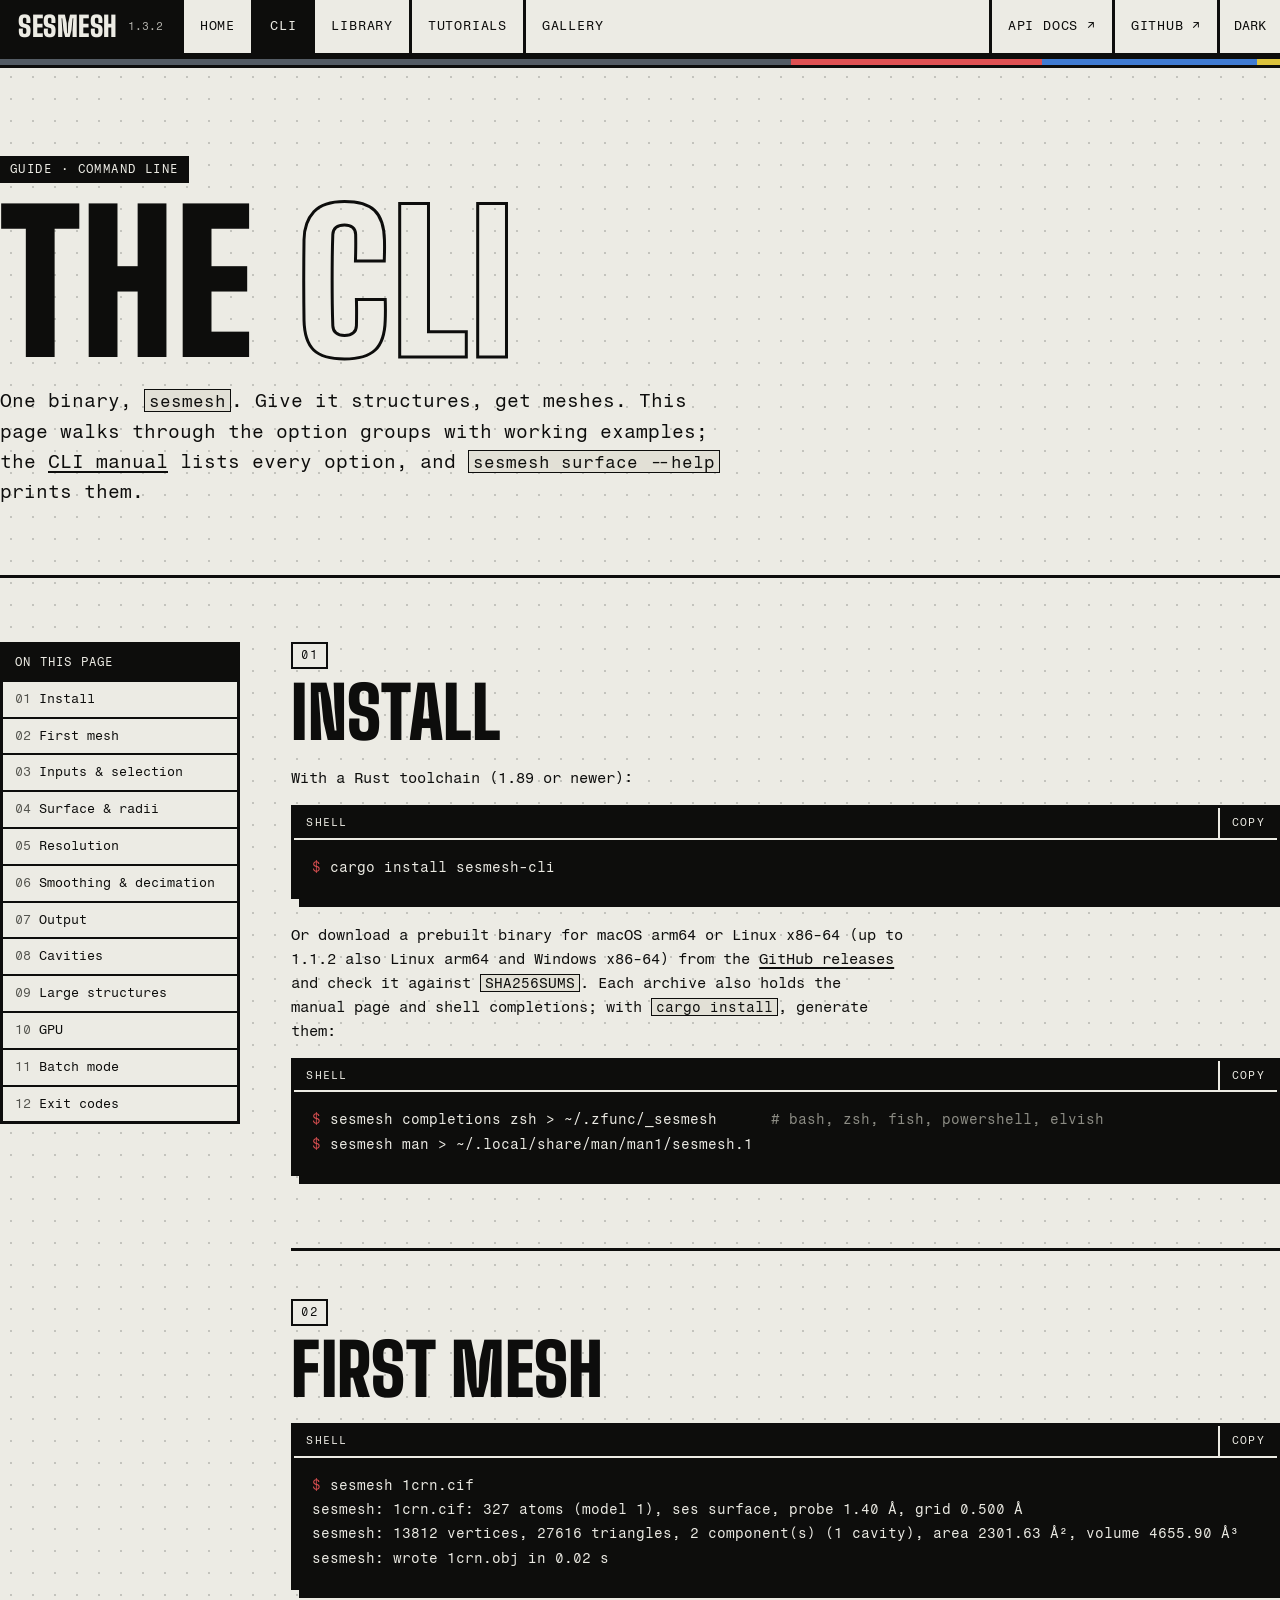
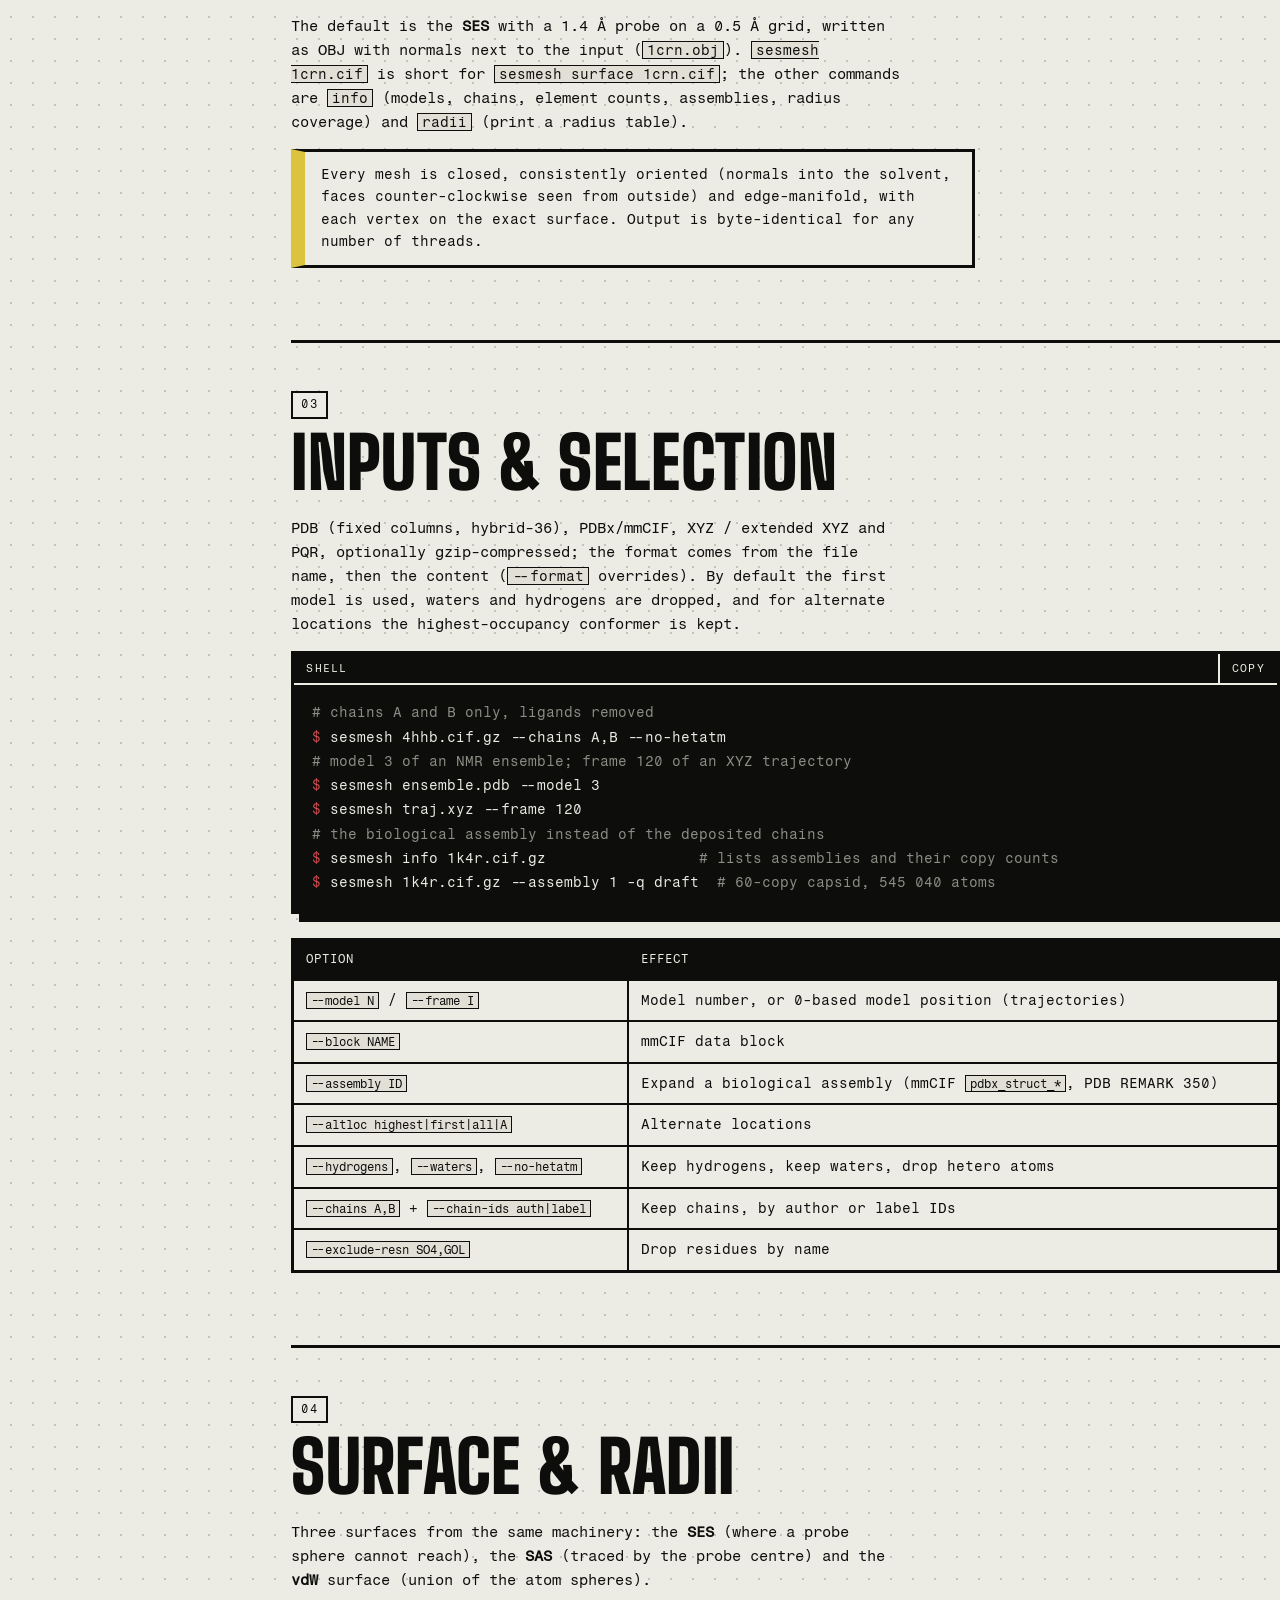
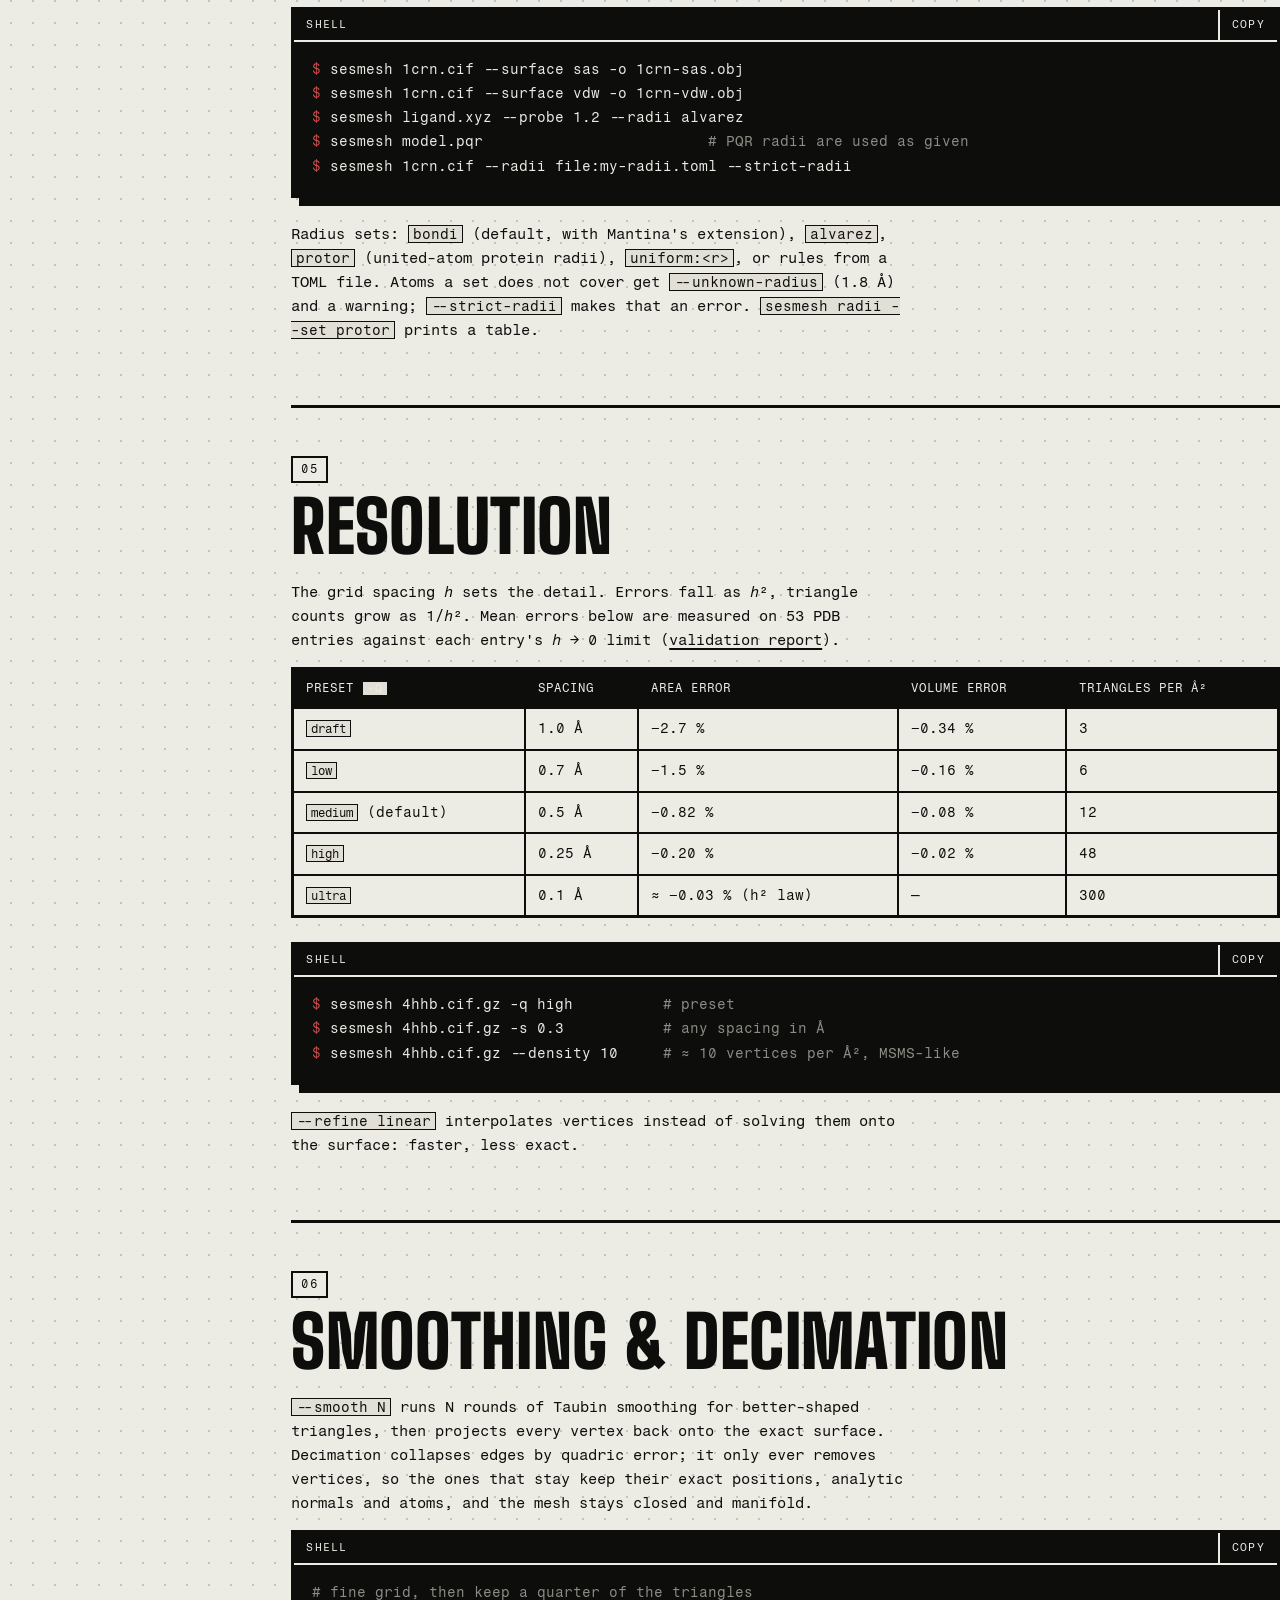
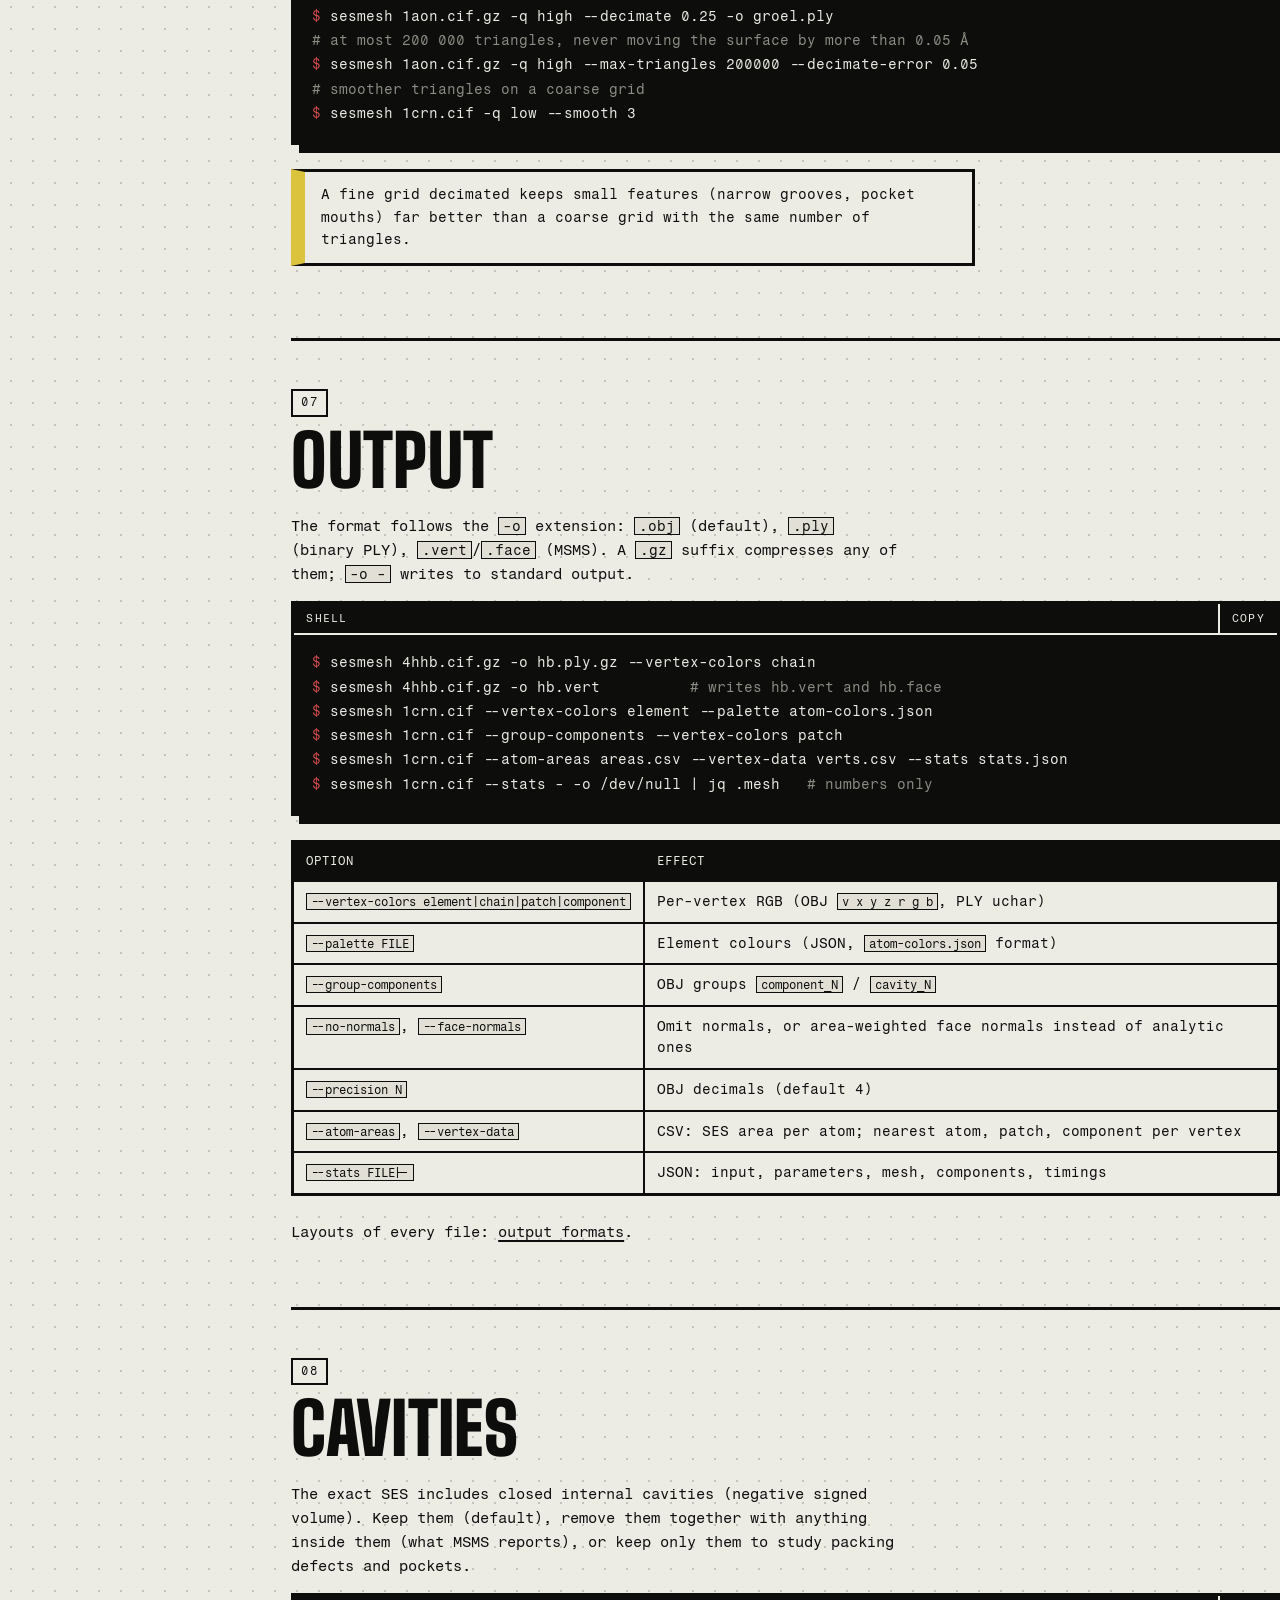
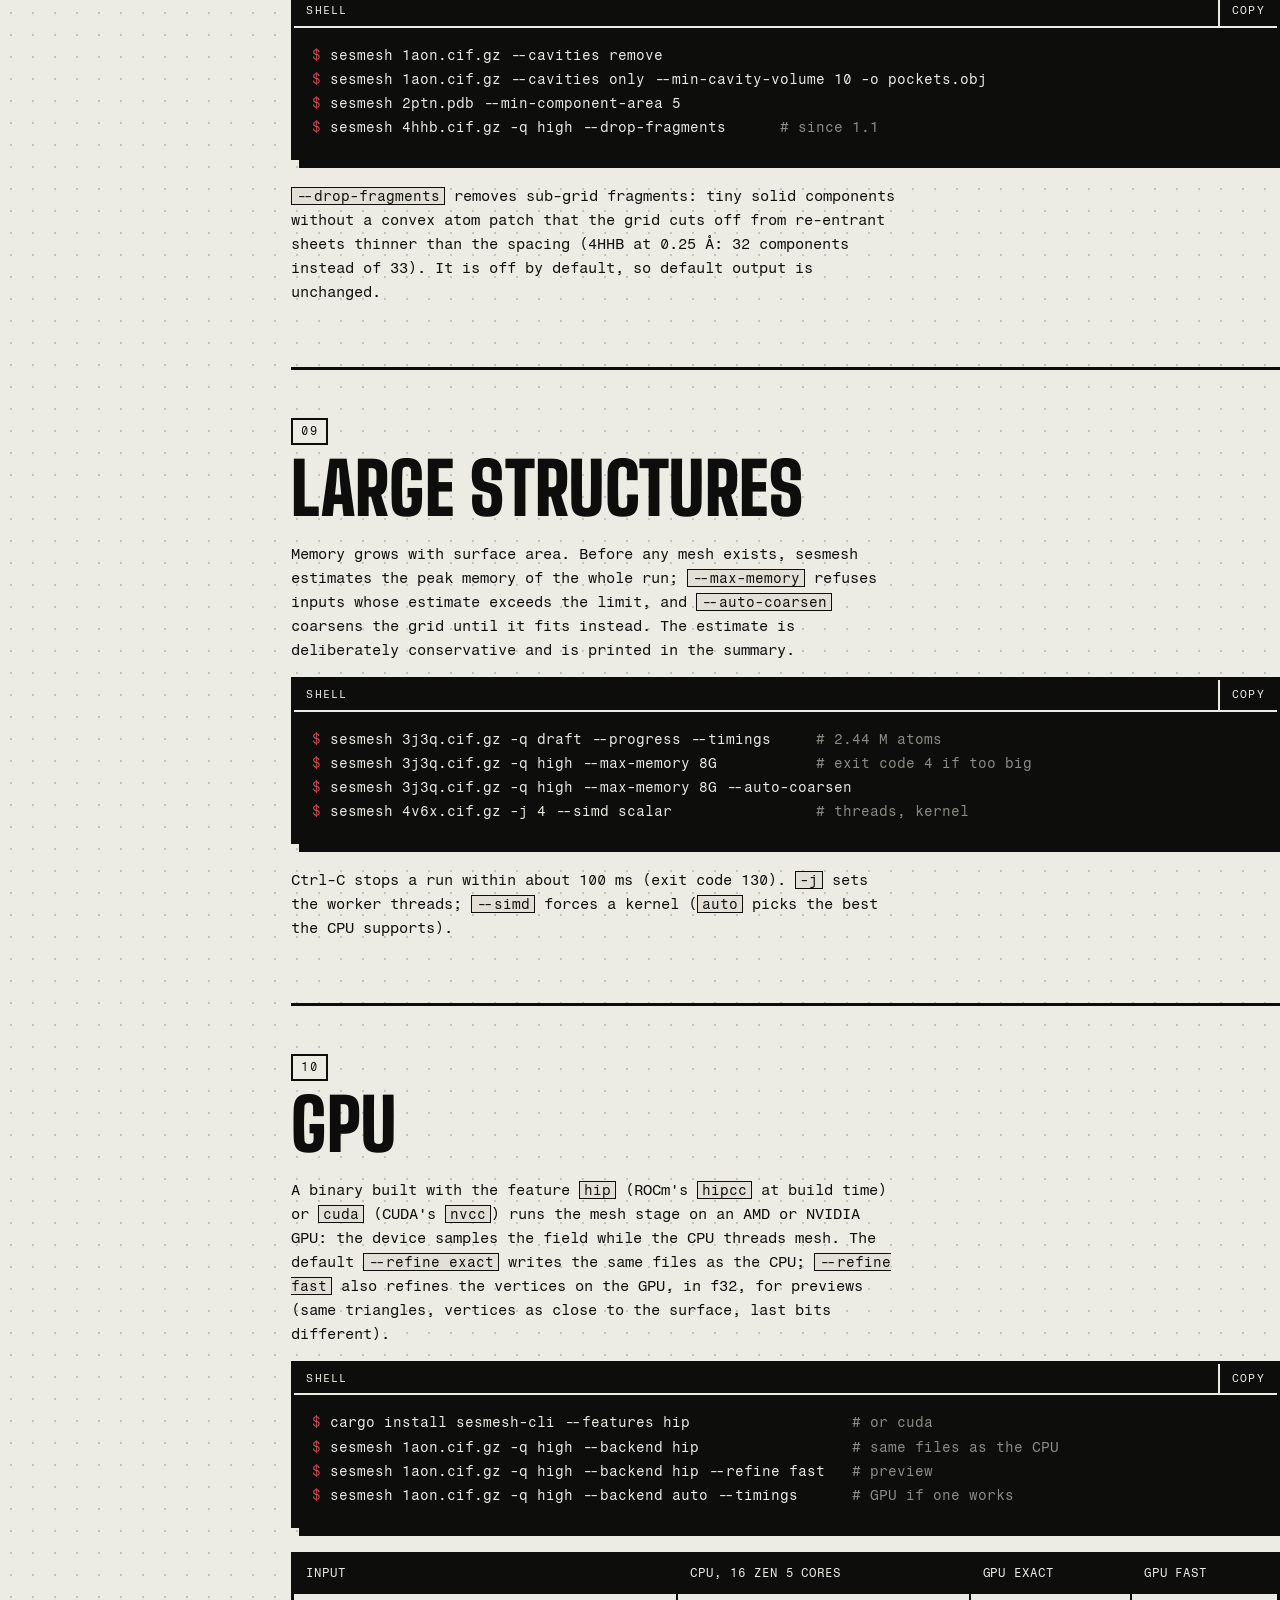
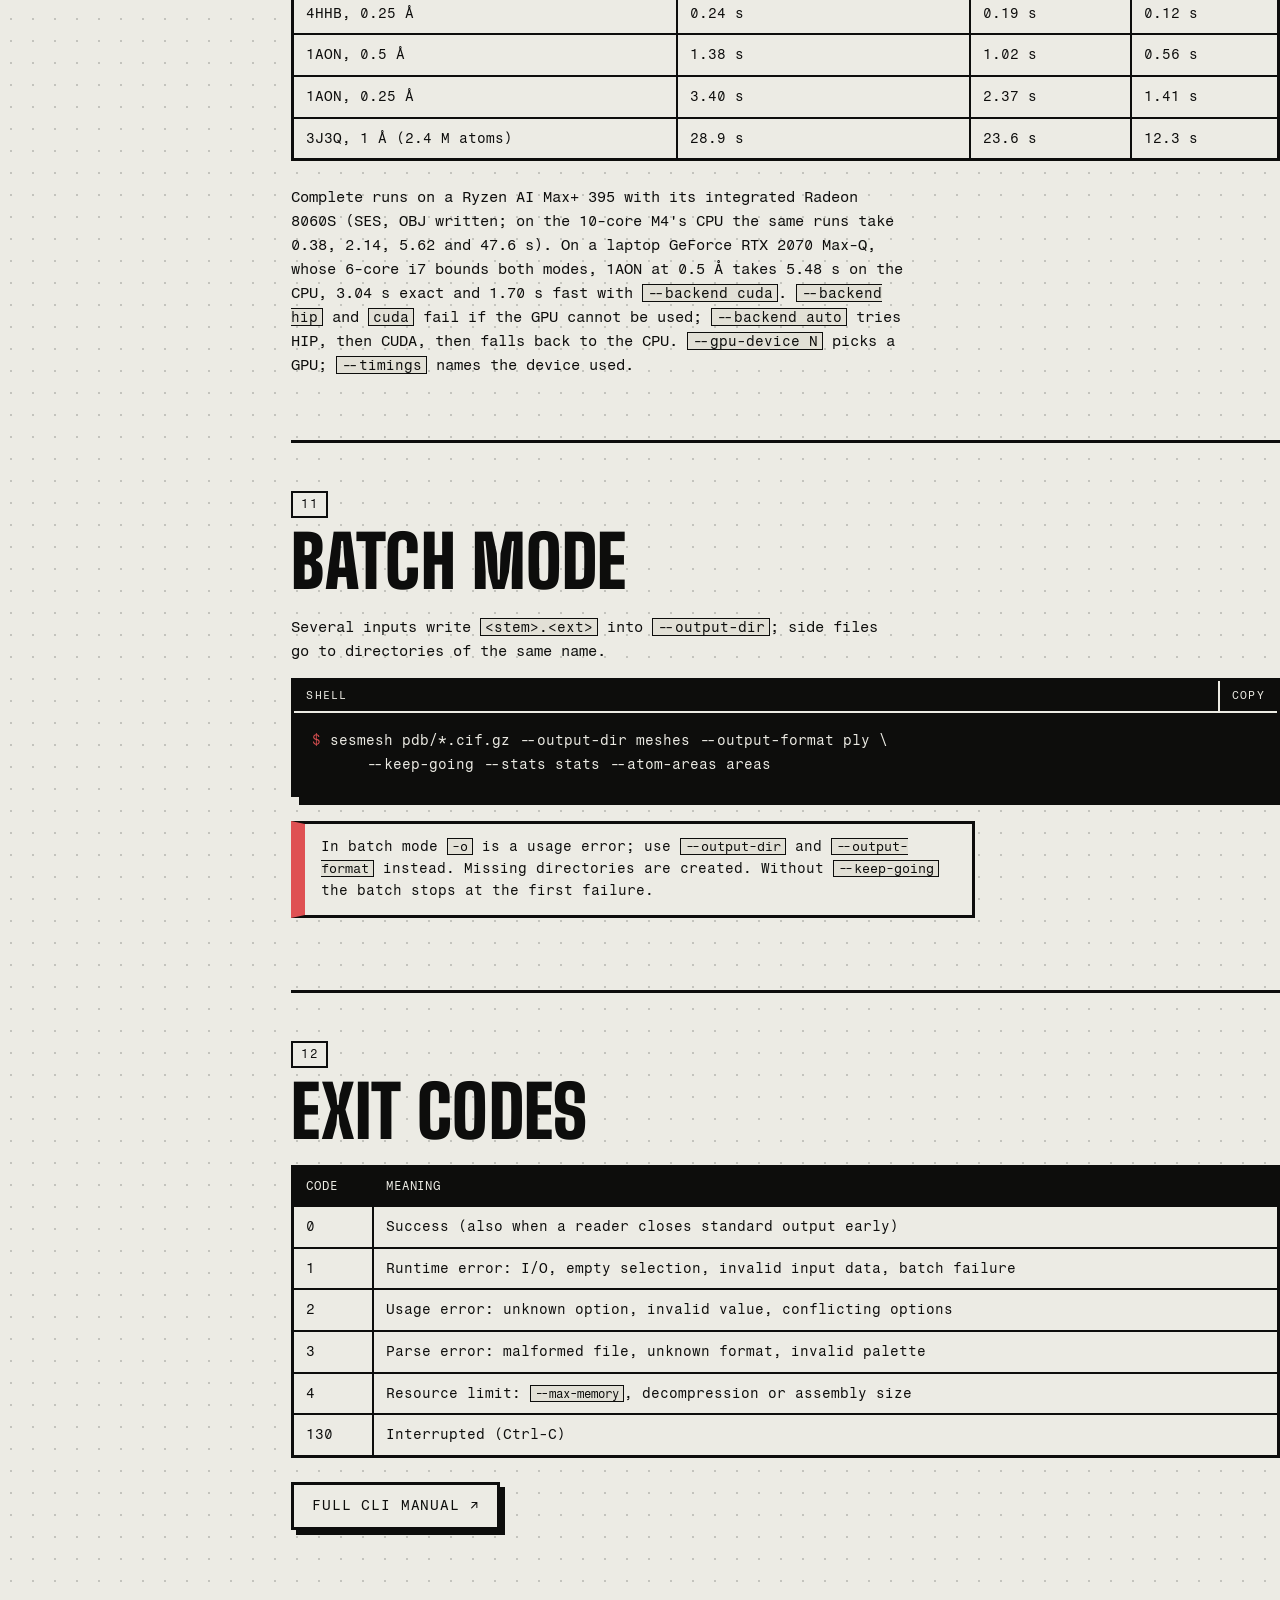
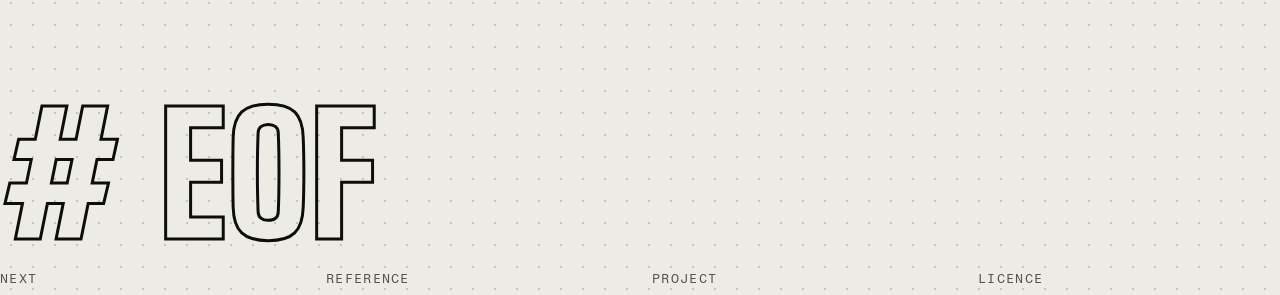
<file: site/cli.html>
<!doctype html>
<!-- sesmesh — Solvent Excluded Surface meshes for molecules
     Copyright (c) 2026 Ugo Varetto
     SPDX-License-Identifier: MIT OR Apache-2.0 -->

<html lang="en">
<head>
<meta charset="utf-8">
<meta name="viewport" content="width=device-width, initial-scale=1">
<meta name="author" content="Ugo Varetto">
<title>CLI guide — sesmesh</title>
<meta name="description" content="The sesmesh command-line tool: inputs, selection, radii, surfaces, resolution, decimation, output formats, cavities, large structures, batch mode and exit codes.">
<link rel="canonical" href="https://uvar-apps.github.io/sesmesh/cli.html">
<meta property="og:site_name" content="sesmesh">
<meta property="og:title" content="CLI guide — sesmesh">
<meta property="og:description" content="The sesmesh command-line tool: inputs, selection, radii, surfaces, resolution, decimation, output formats, cavities, large structures, batch mode and exit codes.">
<meta property="og:type" content="website">
<meta property="og:image" content="https://uvar-apps.github.io/sesmesh/img/og.png">
<meta property="og:url" content="https://uvar-apps.github.io/sesmesh/cli.html">
<meta name="twitter:card" content="summary_large_image">
<link rel="icon" href="assets/favicon.svg" type="image/svg+xml">
<link rel="preconnect" href="https://fonts.googleapis.com">
<link rel="preconnect" href="https://fonts.gstatic.com" crossorigin>
<link rel="stylesheet" href="https://fonts.googleapis.com/css2?family=Big+Shoulders+Display:wght@800;900&family=Fragment+Mono:ital@0;1&display=swap">
<link rel="stylesheet" href="assets/site.css">
<script src="assets/site.js"></script>
</head>
<body>

<header class="top">
  <a class="brand" href="./">sesmesh <small>1.3.2</small></a>
  <ul class="nav">
    <li><a href="./">Home</a></li>
    <li><a href="cli.html" aria-current="page">CLI</a></li>
    <li><a href="library.html">Library</a></li>
    <li><a href="tutorials.html">Tutorials</a></li>
    <li><a href="gallery.html">Gallery</a></li>
    <li class="push"><a href="https://docs.rs/sesmesh">API docs ↗</a></li>
    <li><a href="https://github.com/uvar-apps/sesmesh">GitHub ↗</a></li>
  </ul>
  <button class="theme-toggle" type="button" aria-label="Switch colour theme">Dark</button>
</header>
<div class="cpk" aria-hidden="true"></div>

<main>
<section>
  <div class="wrap pagehead">
    <span class="label inv">Guide · command line</span>
    <h1>The <span class="knock">CLI</span></h1>
    <p class="lede">One binary, <code>sesmesh</code>. Give it structures, get meshes. This page
      walks through the option groups with working examples; the
      <a href="https://github.com/uvar-apps/sesmesh/blob/main/docs/cli.md">CLI manual</a>
      lists every option, and <code>sesmesh surface --help</code> prints them.</p>
  </div>
</section>

<div class="wrap doc">
  <nav class="toc" aria-label="On this page">
    <b>On this page</b>
    <ol>
      <li><a href="#install">Install</a></li>
      <li><a href="#first">First mesh</a></li>
      <li><a href="#inputs">Inputs &amp; selection</a></li>
      <li><a href="#surface">Surface &amp; radii</a></li>
      <li><a href="#resolution">Resolution</a></li>
      <li><a href="#lod">Smoothing &amp; decimation</a></li>
      <li><a href="#output">Output</a></li>
      <li><a href="#cavities">Cavities</a></li>
      <li><a href="#big">Large structures</a></li>
      <li><a href="#gpu">GPU</a></li>
      <li><a href="#batch">Batch mode</a></li>
      <li><a href="#exit">Exit codes</a></li>
    </ol>
  </nav>

  <div class="doc-body">

    <section id="install">
      <span class="label">01</span>
      <h2>Install</h2>
      <p>With a Rust toolchain (1.89 or newer):</p>
      <div class="code"><div class="code-head"><span>Shell</span><button type="button">Copy</button></div>
<pre><code><span class="p">$ </span>cargo install sesmesh-cli</code></pre></div>
      <p>Or download a prebuilt binary for macOS arm64 or Linux x86-64 (up to 1.1.2 also Linux
        arm64 and Windows x86-64) from the <a href="https://github.com/uvar-apps/sesmesh/releases">GitHub releases</a> and check
        it against <code>SHA256SUMS</code>. Each archive also holds the manual page and shell
        completions; with <code>cargo install</code>, generate them:</p>
      <div class="code"><div class="code-head"><span>Shell</span><button type="button">Copy</button></div>
<pre><code><span class="p">$ </span>sesmesh completions zsh &gt; ~/.zfunc/_sesmesh      <span class="c"># bash, zsh, fish, powershell, elvish</span>
<span class="p">$ </span>sesmesh man &gt; ~/.local/share/man/man1/sesmesh.1</code></pre></div>
    </section>

    <section id="first">
      <span class="label">02</span>
      <h2>First mesh</h2>
      <div class="code"><div class="code-head"><span>Shell</span><button type="button">Copy</button></div>
<pre><code><span class="p">$ </span>sesmesh 1crn.cif
sesmesh: 1crn.cif: 327 atoms (model 1), ses surface, probe 1.40 Å, grid 0.500 Å
sesmesh: 13812 vertices, 27616 triangles, 2 component(s) (1 cavity), area 2301.63 Å², volume 4655.90 Å³
sesmesh: wrote 1crn.obj in 0.02 s</code></pre></div>
      <p>The default is the <b>SES</b> with a 1.4 Å probe on a 0.5 Å grid, written as OBJ with
        normals next to the input (<code>1crn.obj</code>). <code>sesmesh 1crn.cif</code> is short for
        <code>sesmesh surface 1crn.cif</code>; the other commands are <code>info</code> (models,
        chains, element counts, assemblies, radius coverage) and <code>radii</code> (print a radius
        table).</p>
      <div class="note">Every mesh is closed, consistently oriented (normals into the solvent,
        faces counter-clockwise seen from outside) and edge-manifold, with each vertex on the exact
        surface. Output is byte-identical for any number of threads.</div>
    </section>

    <section id="inputs">
      <span class="label">03</span>
      <h2>Inputs &amp; selection</h2>
      <p>PDB (fixed columns, hybrid-36), PDBx/mmCIF, XYZ / extended XYZ and PQR, optionally
        gzip-compressed; the format comes from the file name, then the content
        (<code>--format</code> overrides). By default the first model is used, waters and
        hydrogens are dropped, and for alternate locations the highest-occupancy conformer is kept.</p>
      <div class="code"><div class="code-head"><span>Shell</span><button type="button">Copy</button></div>
<pre><code><span class="c"># chains A and B only, ligands removed</span>
<span class="p">$ </span>sesmesh 4hhb.cif.gz --chains A,B --no-hetatm
<span class="c"># model 3 of an NMR ensemble; frame 120 of an XYZ trajectory</span>
<span class="p">$ </span>sesmesh ensemble.pdb --model 3
<span class="p">$ </span>sesmesh traj.xyz --frame 120
<span class="c"># the biological assembly instead of the deposited chains</span>
<span class="p">$ </span>sesmesh info 1k4r.cif.gz                 <span class="c"># lists assemblies and their copy counts</span>
<span class="p">$ </span>sesmesh 1k4r.cif.gz --assembly 1 -q draft  <span class="c"># 60-copy capsid, 545 040 atoms</span></code></pre></div>
      <div class="table-wrap"><table>
        <tr><th>Option</th><th>Effect</th></tr>
        <tr><td><code>--model N</code> / <code>--frame I</code></td><td>Model number, or 0-based model position (trajectories)</td></tr>
        <tr><td><code>--block NAME</code></td><td>mmCIF data block</td></tr>
        <tr><td><code>--assembly ID</code></td><td>Expand a biological assembly (mmCIF <code>pdbx_struct_*</code>, PDB REMARK 350)</td></tr>
        <tr><td><code>--altloc highest|first|all|A</code></td><td>Alternate locations</td></tr>
        <tr><td><code>--hydrogens</code>, <code>--waters</code>, <code>--no-hetatm</code></td><td>Keep hydrogens, keep waters, drop hetero atoms</td></tr>
        <tr><td><code>--chains A,B</code> + <code>--chain-ids auth|label</code></td><td>Keep chains, by author or label IDs</td></tr>
        <tr><td><code>--exclude-resn SO4,GOL</code></td><td>Drop residues by name</td></tr>
      </table></div>
    </section>

    <section id="surface">
      <span class="label">04</span>
      <h2>Surface &amp; radii</h2>
      <p>Three surfaces from the same machinery: the <b>SES</b> (where a probe sphere cannot
        reach), the <b>SAS</b> (traced by the probe centre) and the <b>vdW</b> surface (union of the
        atom spheres).</p>
      <div class="code"><div class="code-head"><span>Shell</span><button type="button">Copy</button></div>
<pre><code><span class="p">$ </span>sesmesh 1crn.cif --surface sas -o 1crn-sas.obj
<span class="p">$ </span>sesmesh 1crn.cif --surface vdw -o 1crn-vdw.obj
<span class="p">$ </span>sesmesh ligand.xyz --probe 1.2 --radii alvarez
<span class="p">$ </span>sesmesh model.pqr                         <span class="c"># PQR radii are used as given</span>
<span class="p">$ </span>sesmesh 1crn.cif --radii file:my-radii.toml --strict-radii</code></pre></div>
      <p>Radius sets: <code>bondi</code> (default, with Mantina's extension), <code>alvarez</code>,
        <code>protor</code> (united-atom protein radii), <code>uniform:&lt;r&gt;</code>, or rules from a
        TOML file. Atoms a set does not cover get <code>--unknown-radius</code> (1.8 Å) and a
        warning; <code>--strict-radii</code> makes that an error. <code>sesmesh radii --set protor</code>
        prints a table.</p>
    </section>

    <section id="resolution">
      <span class="label">05</span>
      <h2>Resolution</h2>
      <p>The grid spacing <i>h</i> sets the detail. Errors fall as <i>h</i>², triangle counts
        grow as 1/<i>h</i>². Mean errors below are measured on 53 PDB entries against each
        entry's <i>h</i> → 0 limit (<a href="https://github.com/uvar-apps/sesmesh/blob/main/docs/validation-report.md">validation report</a>).</p>
      <div class="table-wrap"><table>
        <tr><th>Preset <code>-q</code></th><th>Spacing</th><th>Area error</th><th>Volume error</th><th>Triangles per Å²</th></tr>
        <tr><td><code>draft</code></td><td>1.0 Å</td><td>−2.7 %</td><td>−0.34 %</td><td>3</td></tr>
        <tr><td><code>low</code></td><td>0.7 Å</td><td>−1.5 %</td><td>−0.16 %</td><td>6</td></tr>
        <tr><td><code>medium</code> (default)</td><td>0.5 Å</td><td>−0.82 %</td><td>−0.08 %</td><td>12</td></tr>
        <tr><td><code>high</code></td><td>0.25 Å</td><td>−0.20 %</td><td>−0.02 %</td><td>48</td></tr>
        <tr><td><code>ultra</code></td><td>0.1 Å</td><td>≈ −0.03 % (h² law)</td><td>—</td><td>300</td></tr>
      </table></div>
      <div class="code"><div class="code-head"><span>Shell</span><button type="button">Copy</button></div>
<pre><code><span class="p">$ </span>sesmesh 4hhb.cif.gz -q high          <span class="c"># preset</span>
<span class="p">$ </span>sesmesh 4hhb.cif.gz -s 0.3           <span class="c"># any spacing in Å</span>
<span class="p">$ </span>sesmesh 4hhb.cif.gz --density 10     <span class="c"># ≈ 10 vertices per Å², MSMS-like</span></code></pre></div>
      <p><code>--refine linear</code> interpolates vertices instead of solving them onto the
        surface: faster, less exact.</p>
    </section>

    <section id="lod">
      <span class="label">06</span>
      <h2>Smoothing &amp; decimation</h2>
      <p><code>--smooth N</code> runs N rounds of Taubin smoothing for better-shaped triangles, then
        projects every vertex back onto the exact surface. Decimation collapses edges by quadric
        error; it only ever removes vertices, so the ones that stay keep their exact positions,
        analytic normals and atoms, and the mesh stays closed and manifold.</p>
      <div class="code"><div class="code-head"><span>Shell</span><button type="button">Copy</button></div>
<pre><code><span class="c"># fine grid, then keep a quarter of the triangles</span>
<span class="p">$ </span>sesmesh 1aon.cif.gz -q high --decimate 0.25 -o groel.ply
<span class="c"># at most 200 000 triangles, never moving the surface by more than 0.05 Å</span>
<span class="p">$ </span>sesmesh 1aon.cif.gz -q high --max-triangles 200000 --decimate-error 0.05
<span class="c"># smoother triangles on a coarse grid</span>
<span class="p">$ </span>sesmesh 1crn.cif -q low --smooth 3</code></pre></div>
      <div class="note">A fine grid decimated keeps small features (narrow grooves, pocket mouths) far
        better than a coarse grid with the same number of triangles.</div>
    </section>

    <section id="output">
      <span class="label">07</span>
      <h2>Output</h2>
      <p>The format follows the <code>-o</code> extension: <code>.obj</code> (default),
        <code>.ply</code> (binary PLY), <code>.vert</code>/<code>.face</code> (MSMS). A
        <code>.gz</code> suffix compresses any of them; <code>-o -</code> writes to standard output.</p>
      <div class="code"><div class="code-head"><span>Shell</span><button type="button">Copy</button></div>
<pre><code><span class="p">$ </span>sesmesh 4hhb.cif.gz -o hb.ply.gz --vertex-colors chain
<span class="p">$ </span>sesmesh 4hhb.cif.gz -o hb.vert          <span class="c"># writes hb.vert and hb.face</span>
<span class="p">$ </span>sesmesh 1crn.cif --vertex-colors element --palette atom-colors.json
<span class="p">$ </span>sesmesh 1crn.cif --group-components --vertex-colors patch
<span class="p">$ </span>sesmesh 1crn.cif --atom-areas areas.csv --vertex-data verts.csv --stats stats.json
<span class="p">$ </span>sesmesh 1crn.cif --stats - -o /dev/null | jq .mesh   <span class="c"># numbers only</span></code></pre></div>
      <div class="table-wrap"><table>
        <tr><th>Option</th><th>Effect</th></tr>
        <tr><td><code>--vertex-colors element|chain|patch|component</code></td><td>Per-vertex RGB (OBJ <code>v x y z r g b</code>, PLY uchar)</td></tr>
        <tr><td><code>--palette FILE</code></td><td>Element colours (JSON, <code>atom-colors.json</code> format)</td></tr>
        <tr><td><code>--group-components</code></td><td>OBJ groups <code>component_N</code> / <code>cavity_N</code></td></tr>
        <tr><td><code>--no-normals</code>, <code>--face-normals</code></td><td>Omit normals, or area-weighted face normals instead of analytic ones</td></tr>
        <tr><td><code>--precision N</code></td><td>OBJ decimals (default 4)</td></tr>
        <tr><td><code>--atom-areas</code>, <code>--vertex-data</code></td><td>CSV: SES area per atom; nearest atom, patch, component per vertex</td></tr>
        <tr><td><code>--stats FILE|-</code></td><td>JSON: input, parameters, mesh, components, timings</td></tr>
      </table></div>
      <p>Layouts of every file: <a href="https://github.com/uvar-apps/sesmesh/blob/main/docs/04-output-formats.md">output formats</a>.</p>
    </section>

    <section id="cavities">
      <span class="label">08</span>
      <h2>Cavities</h2>
      <p>The exact SES includes closed internal cavities (negative signed volume). Keep them
        (default), remove them together with anything inside them (what MSMS reports), or keep
        only them to study packing defects and pockets.</p>
      <div class="code"><div class="code-head"><span>Shell</span><button type="button">Copy</button></div>
<pre><code><span class="p">$ </span>sesmesh 1aon.cif.gz --cavities remove
<span class="p">$ </span>sesmesh 1aon.cif.gz --cavities only --min-cavity-volume 10 -o pockets.obj
<span class="p">$ </span>sesmesh 2ptn.pdb --min-component-area 5
<span class="p">$ </span>sesmesh 4hhb.cif.gz -q high --drop-fragments      <span class="c"># since 1.1</span></code></pre></div>
      <p><code>--drop-fragments</code> removes sub-grid fragments: tiny solid components without a
        convex atom patch that the grid cuts off from re-entrant sheets thinner than the spacing
        (4HHB at 0.25 Å: 32 components instead of 33). It is off by default, so default output
        is unchanged.</p>
    </section>

    <section id="big">
      <span class="label">09</span>
      <h2>Large structures</h2>
      <p>Memory grows with surface area. Before any mesh exists, sesmesh estimates the peak
        memory of the whole run; <code>--max-memory</code> refuses inputs whose estimate exceeds the
        limit, and <code>--auto-coarsen</code> coarsens the grid until it fits instead. The estimate
        is deliberately conservative and is printed in the summary.</p>
      <div class="code"><div class="code-head"><span>Shell</span><button type="button">Copy</button></div>
<pre><code><span class="p">$ </span>sesmesh 3j3q.cif.gz -q draft --progress --timings     <span class="c"># 2.44 M atoms</span>
<span class="p">$ </span>sesmesh 3j3q.cif.gz -q high --max-memory 8G           <span class="c"># exit code 4 if too big</span>
<span class="p">$ </span>sesmesh 3j3q.cif.gz -q high --max-memory 8G --auto-coarsen
<span class="p">$ </span>sesmesh 4v6x.cif.gz -j 4 --simd scalar                <span class="c"># threads, kernel</span></code></pre></div>
      <p>Ctrl-C stops a run within about 100 ms (exit code 130). <code>-j</code> sets the worker
        threads; <code>--simd</code> forces a kernel (<code>auto</code> picks the best the CPU
        supports).</p>
    </section>

    <section id="gpu">
      <span class="label">10</span>
      <h2>GPU</h2>
      <p>A binary built with the feature <code>hip</code> (ROCm's <code>hipcc</code> at build time)
        or <code>cuda</code> (CUDA's <code>nvcc</code>) runs the mesh stage on an AMD or NVIDIA GPU:
        the device samples the field while the CPU threads mesh.
        The default <code>--refine exact</code> writes the same files as the CPU;
        <code>--refine fast</code> also refines the vertices on the GPU, in f32, for previews (same
        triangles, vertices as close to the surface, last bits different).</p>
      <div class="code"><div class="code-head"><span>Shell</span><button type="button">Copy</button></div>
<pre><code><span class="p">$ </span>cargo install sesmesh-cli --features hip                  <span class="c"># or cuda</span>
<span class="p">$ </span>sesmesh 1aon.cif.gz -q high --backend hip                 <span class="c"># same files as the CPU</span>
<span class="p">$ </span>sesmesh 1aon.cif.gz -q high --backend hip --refine fast   <span class="c"># preview</span>
<span class="p">$ </span>sesmesh 1aon.cif.gz -q high --backend auto --timings      <span class="c"># GPU if one works</span></code></pre></div>
      <div class="table-wrap"><table>
        <tr><th>Input</th><th>CPU, 16 Zen 5 cores</th><th>GPU exact</th><th>GPU fast</th></tr>
        <tr><td>4HHB, 0.25 Å</td><td>0.24 s</td><td>0.19 s</td><td>0.12 s</td></tr>
        <tr><td>1AON, 0.5 Å</td><td>1.38 s</td><td>1.02 s</td><td>0.56 s</td></tr>
        <tr><td>1AON, 0.25 Å</td><td>3.40 s</td><td>2.37 s</td><td>1.41 s</td></tr>
        <tr><td>3J3Q, 1 Å (2.4 M atoms)</td><td>28.9 s</td><td>23.6 s</td><td>12.3 s</td></tr>
      </table></div>
      <p>Complete runs on a Ryzen AI Max+ 395 with its integrated Radeon 8060S (SES, OBJ written;
        on the 10-core M4's CPU the same runs take 0.38, 2.14, 5.62 and 47.6 s).
        On a laptop GeForce RTX 2070 Max-Q, whose 6-core i7 bounds both modes, 1AON at 0.5 Å takes
        5.48 s on the CPU, 3.04 s exact and 1.70 s fast with <code>--backend cuda</code>.
        <code>--backend hip</code> and <code>cuda</code> fail if the GPU cannot be used;
        <code>--backend auto</code> tries HIP, then CUDA, then falls back to the CPU. <code>--gpu-device N</code> picks a GPU; <code>--timings</code> names the
        device used.</p>
    </section>

    <section id="batch">
      <span class="label">11</span>
      <h2>Batch mode</h2>
      <p>Several inputs write <code>&lt;stem&gt;.&lt;ext&gt;</code> into <code>--output-dir</code>;
        side files go to directories of the same name.</p>
      <div class="code"><div class="code-head"><span>Shell</span><button type="button">Copy</button></div>
<pre><code><span class="p">$ </span>sesmesh pdb/*.cif.gz --output-dir meshes --output-format ply \
      --keep-going --stats stats --atom-areas areas</code></pre></div>
      <div class="note hot">In batch mode <code>-o</code> is a usage error; use
        <code>--output-dir</code> and <code>--output-format</code> instead. Missing directories are
        created. Without <code>--keep-going</code> the batch stops at the first failure.</div>
    </section>

    <section id="exit">
      <span class="label">12</span>
      <h2>Exit codes</h2>
      <div class="table-wrap"><table>
        <tr><th>Code</th><th>Meaning</th></tr>
        <tr><td>0</td><td>Success (also when a reader closes standard output early)</td></tr>
        <tr><td>1</td><td>Runtime error: I/O, empty selection, invalid input data, batch failure</td></tr>
        <tr><td>2</td><td>Usage error: unknown option, invalid value, conflicting options</td></tr>
        <tr><td>3</td><td>Parse error: malformed file, unknown format, invalid palette</td></tr>
        <tr><td>4</td><td>Resource limit: <code>--max-memory</code>, decompression or assembly size</td></tr>
        <tr><td>130</td><td>Interrupted (Ctrl-C)</td></tr>
      </table></div>
      <a class="btn" href="https://github.com/uvar-apps/sesmesh/blob/main/docs/cli.md">Full CLI manual ↗</a>
    </section>

  </div>
</div>
</main>

<footer class="wrap foot">
  <p class="eof" aria-hidden="true"># EOF</p>
  <div class="foot-grid">
    <div><b>Next</b><ul><li><a href="tutorials.html">Tutorials</a></li><li><a href="library.html">Library guide</a></li></ul></div>
    <div><b>Reference</b><ul><li><a href="https://github.com/uvar-apps/sesmesh/blob/main/docs/cli.md">CLI manual</a></li><li><a href="https://github.com/uvar-apps/sesmesh/blob/main/docs/04-output-formats.md">Output formats</a></li></ul></div>
    <div><b>Project</b><ul><li><a href="https://github.com/uvar-apps/sesmesh">GitHub</a></li><li><a href="https://github.com/uvar-apps/sesmesh/releases">Releases</a></li></ul></div>
    <div><b>Licence</b><ul><li>MIT OR Apache-2.0</li><li>Copyright (c) 2026 Ugo Varetto</li></ul></div>
  </div>
</footer>
</body>
</html>
</file>
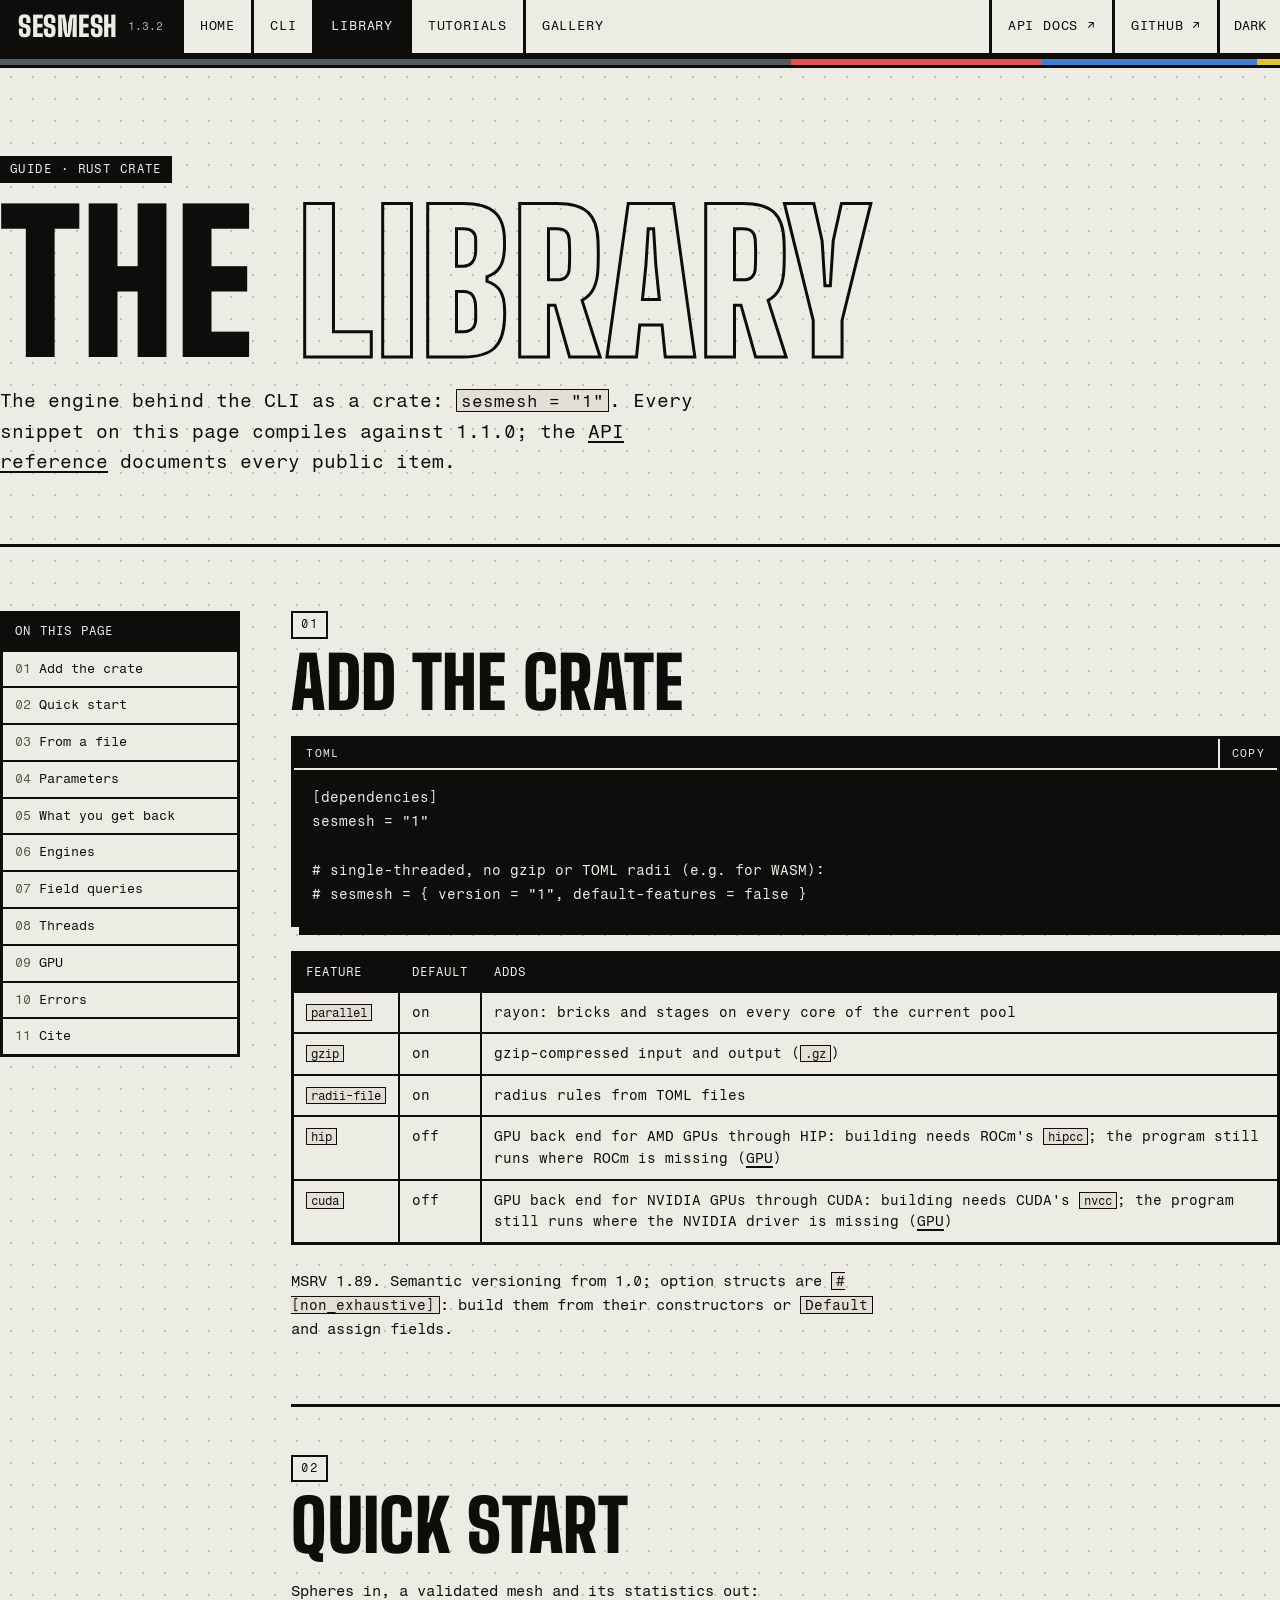
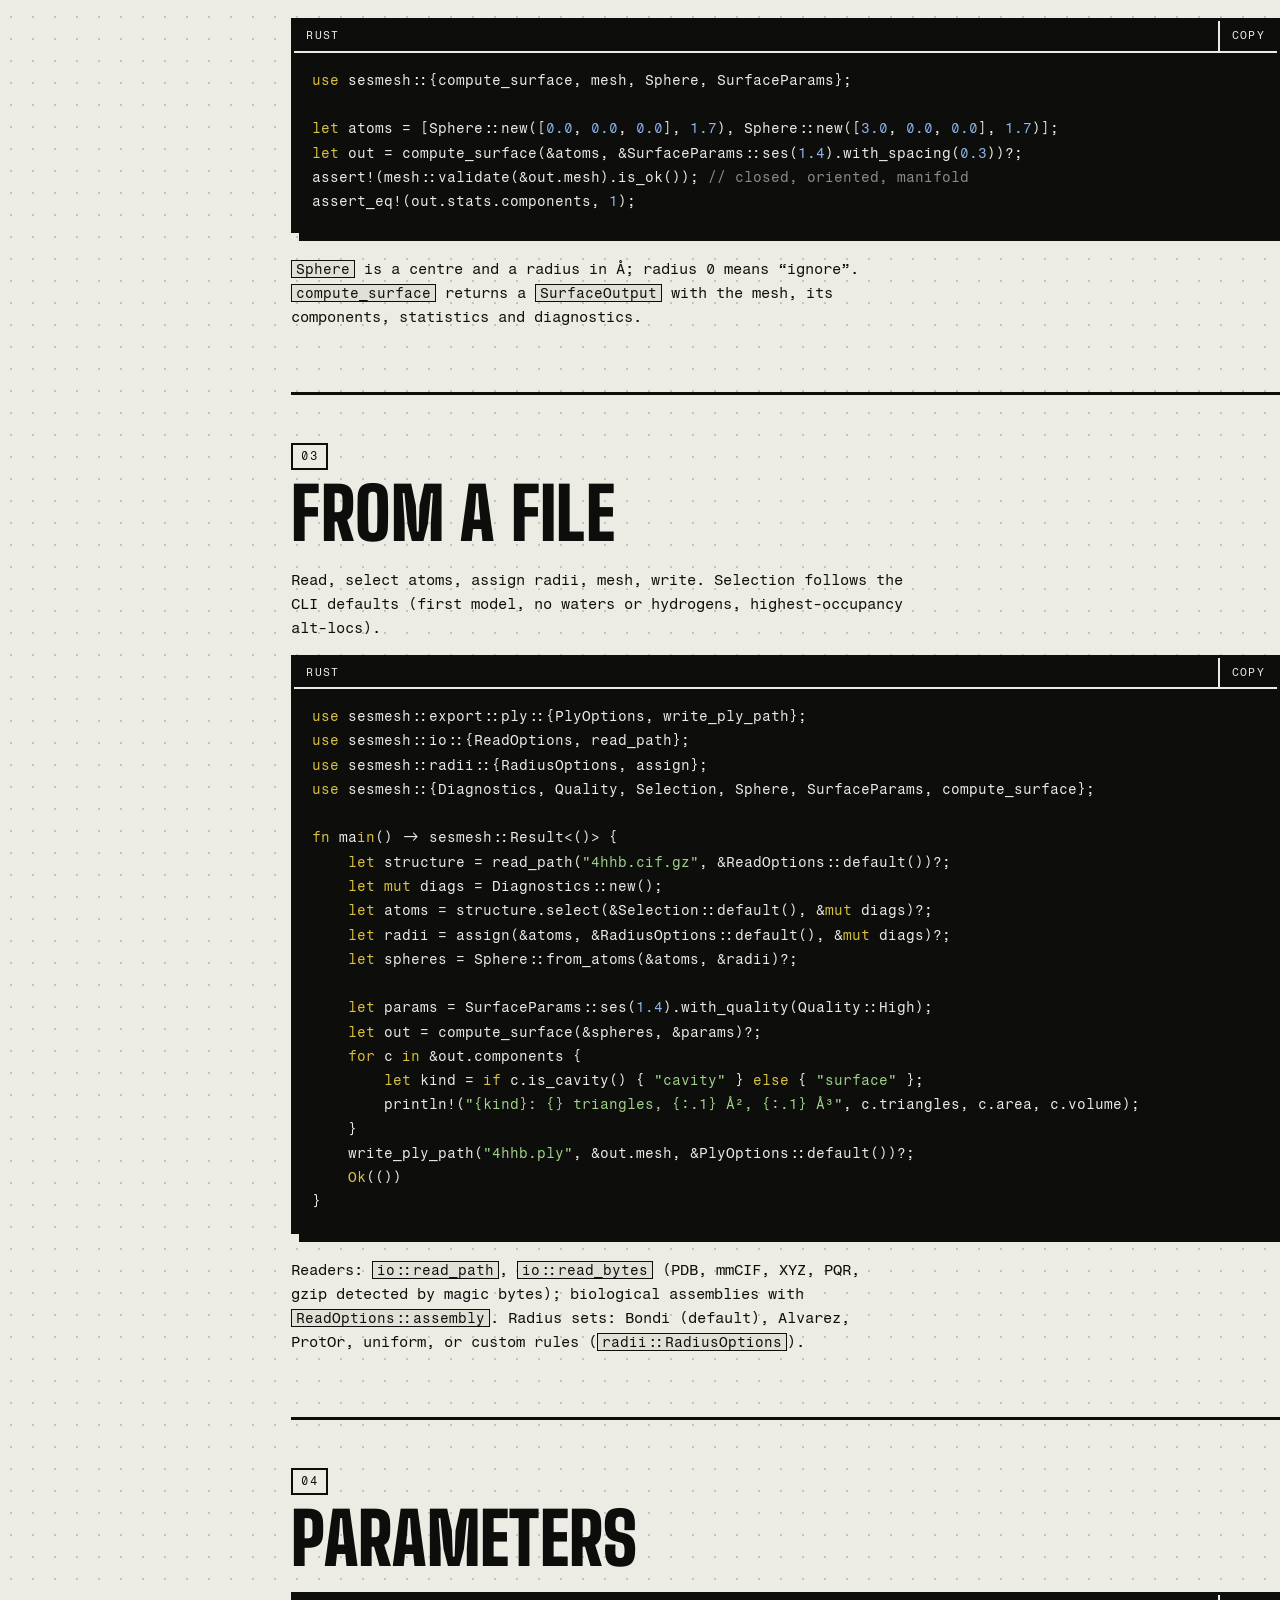
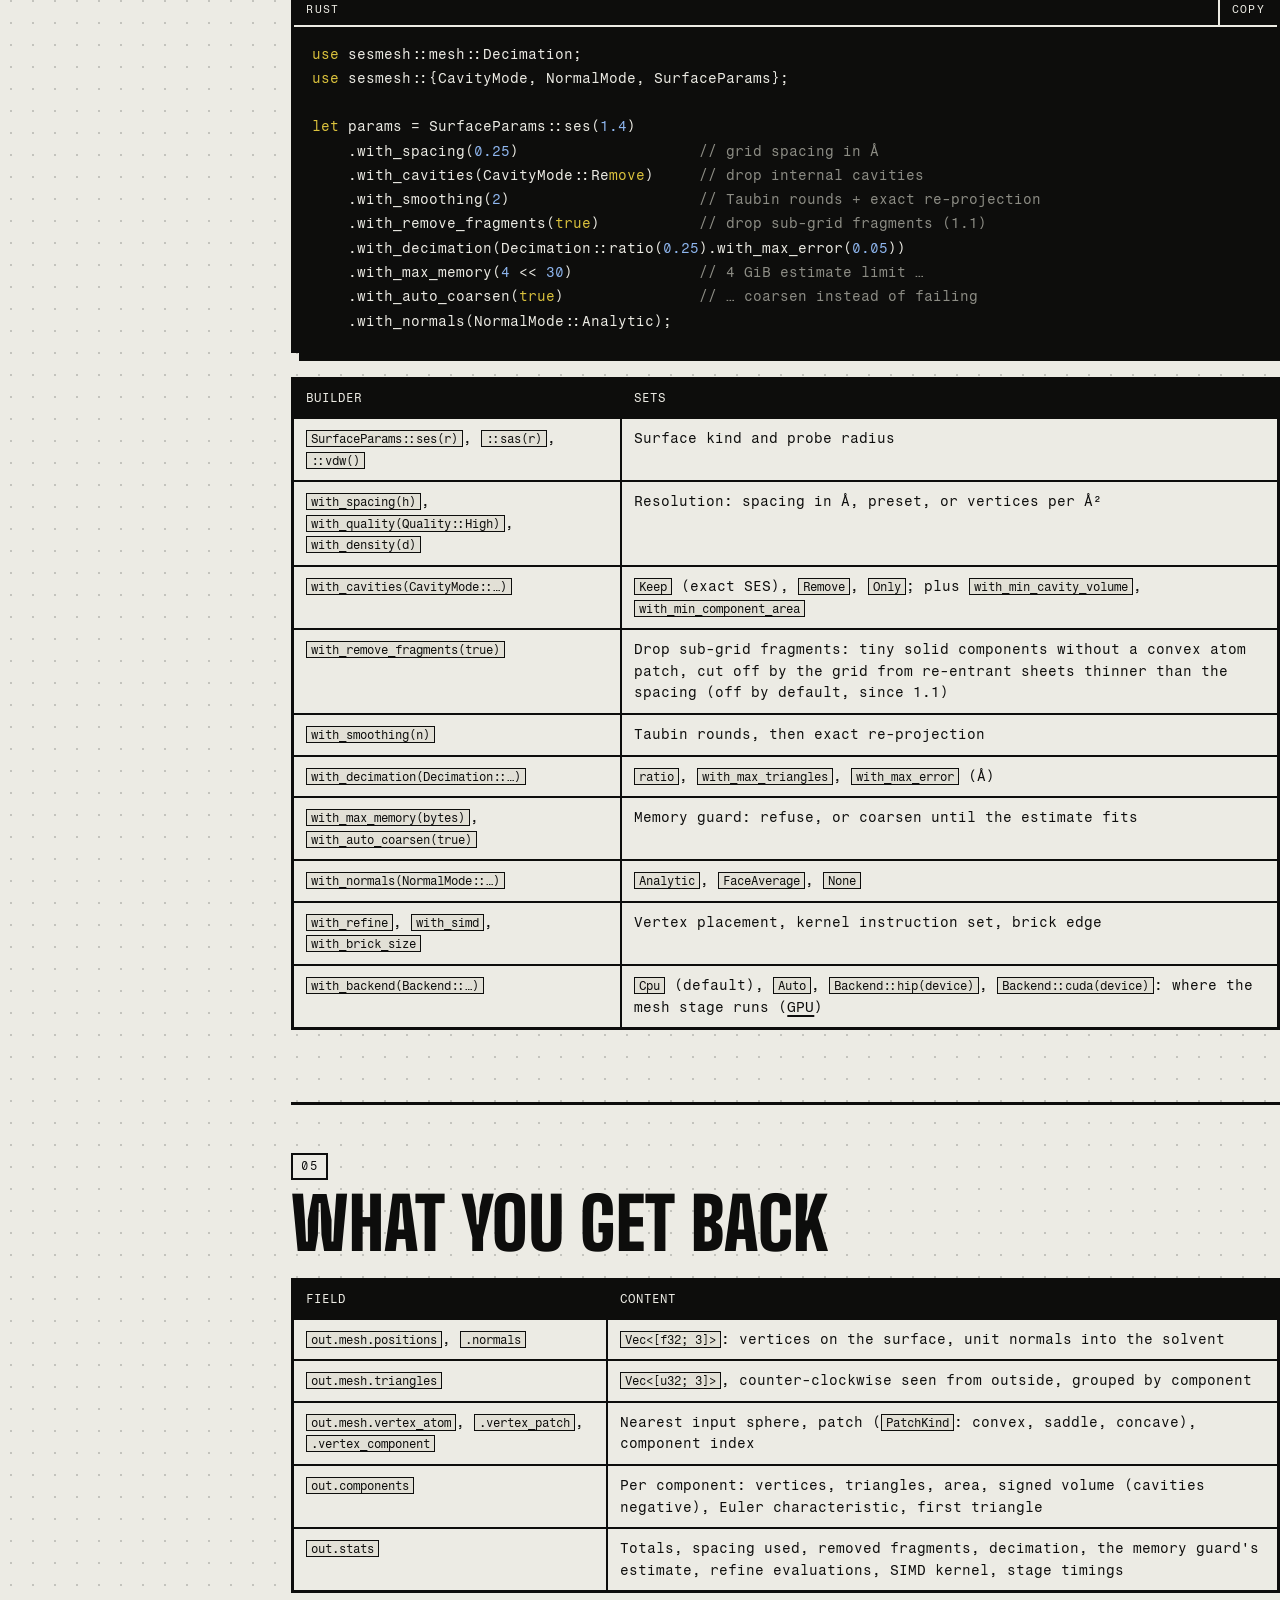
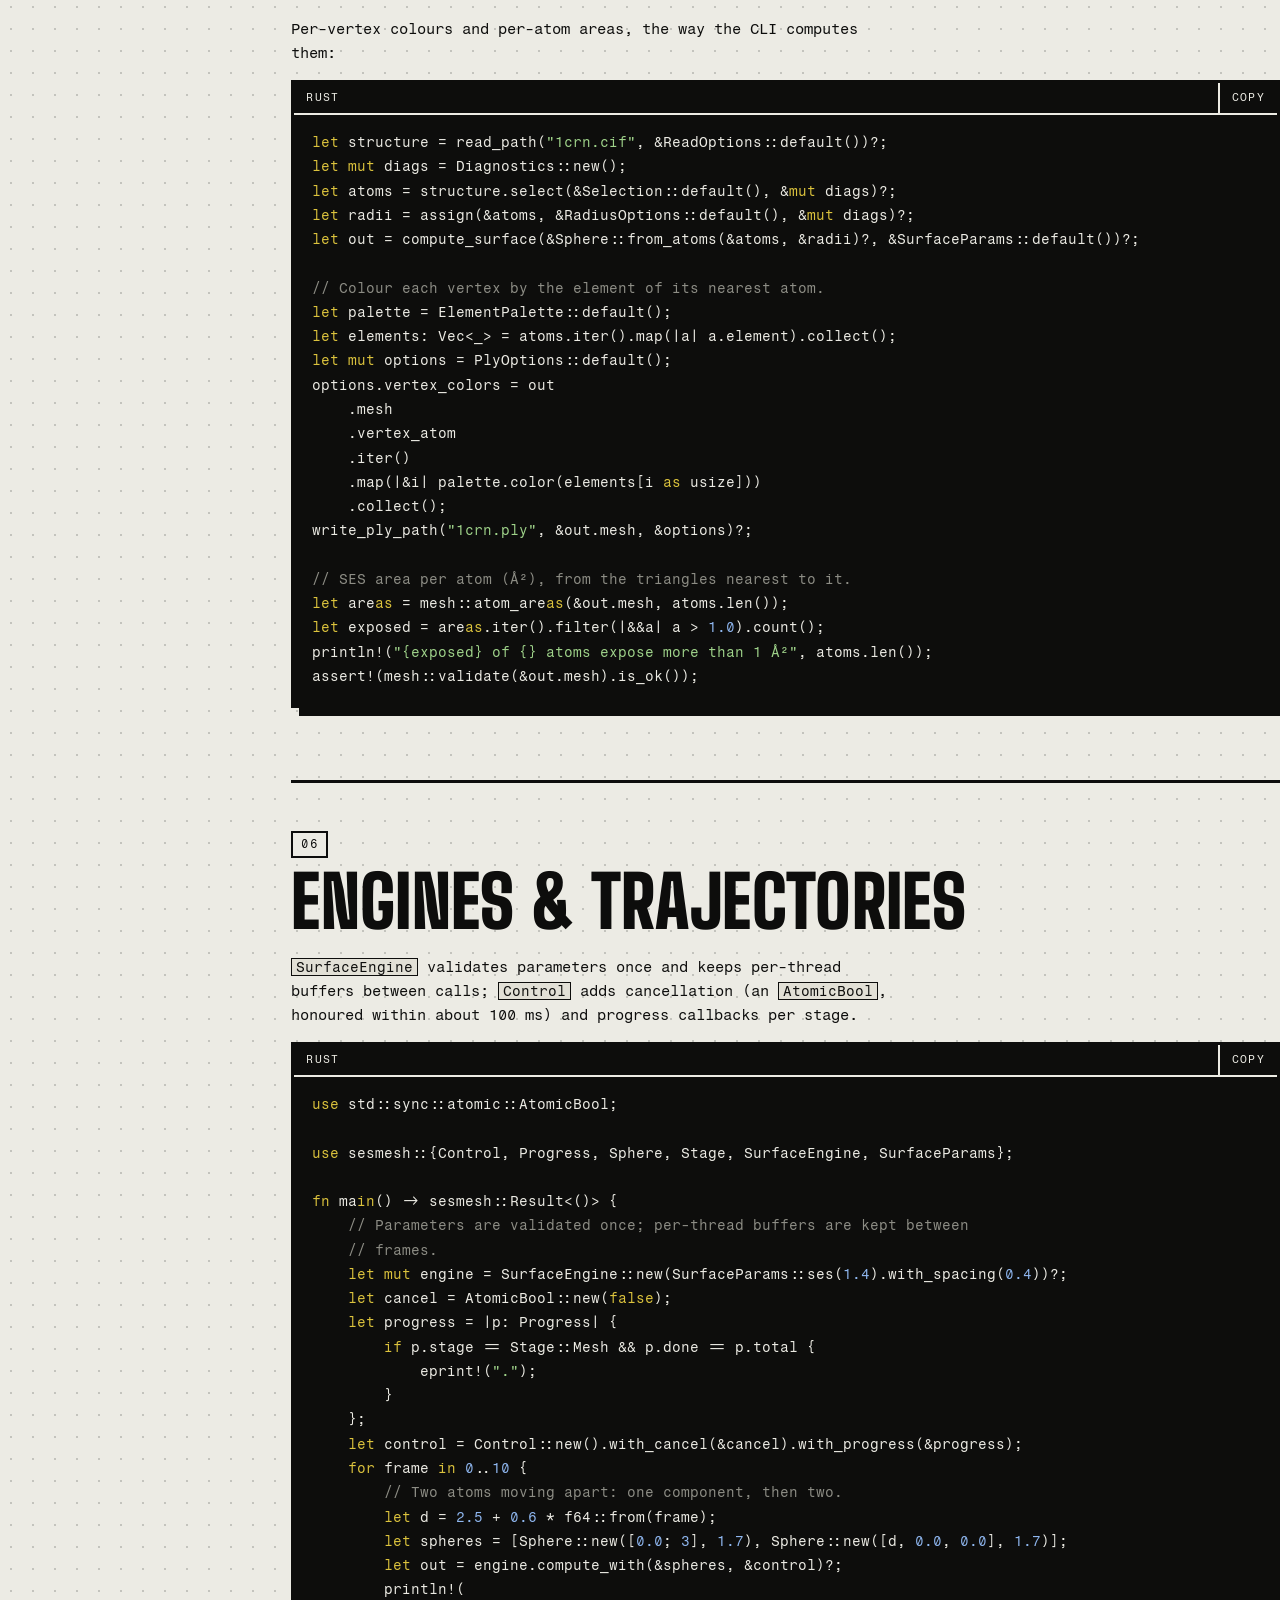
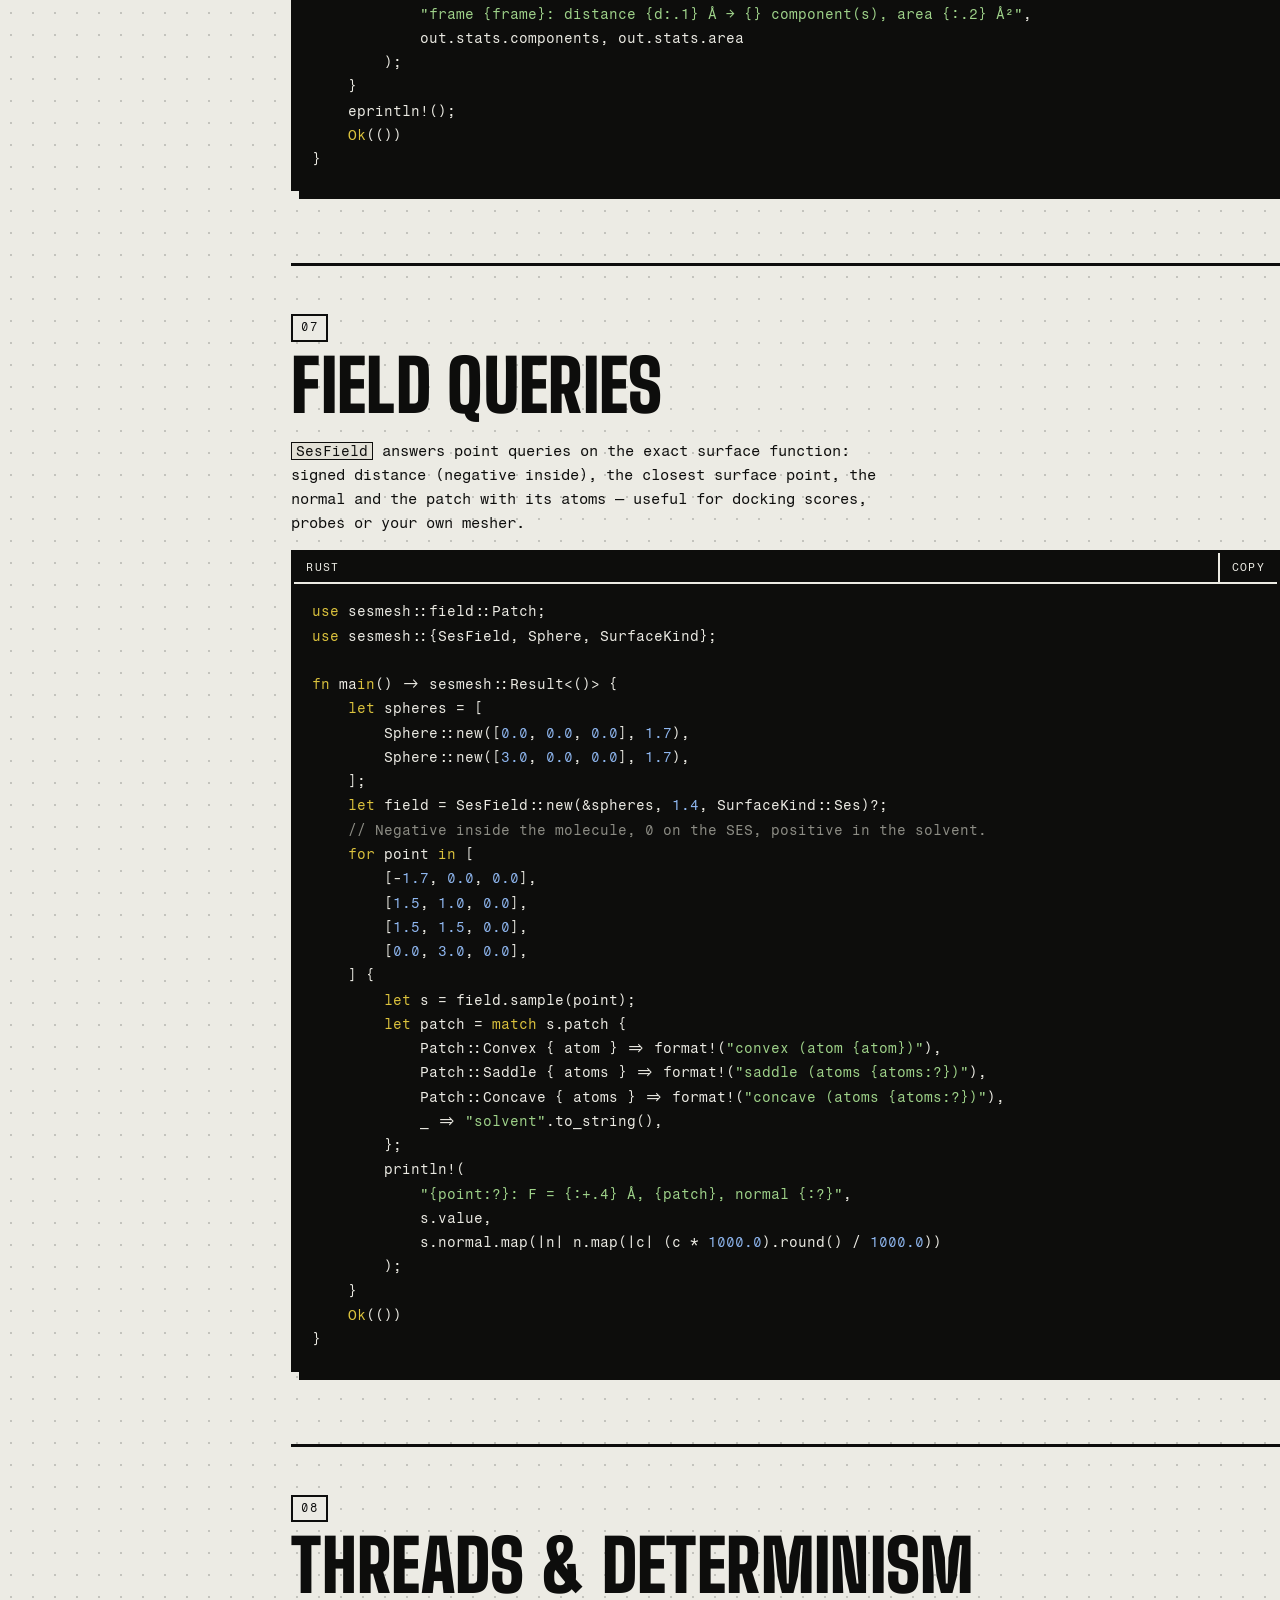
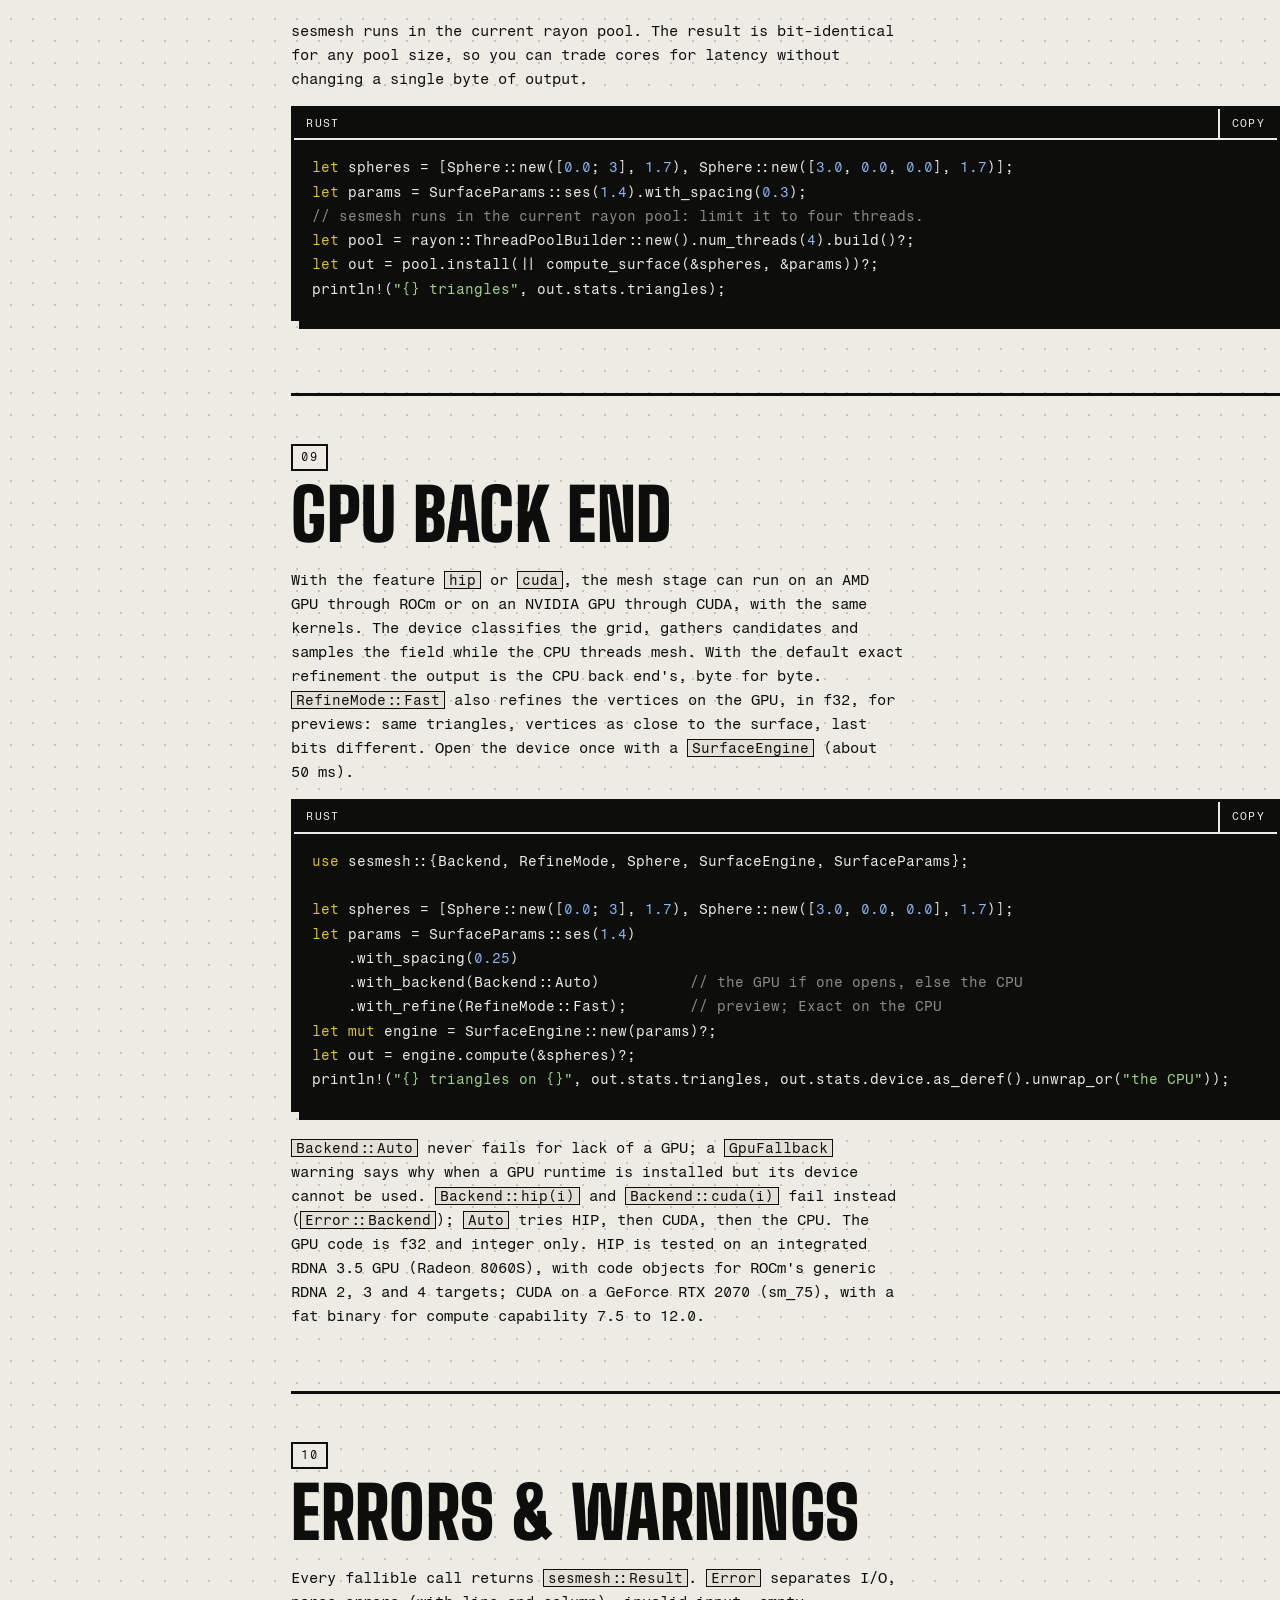
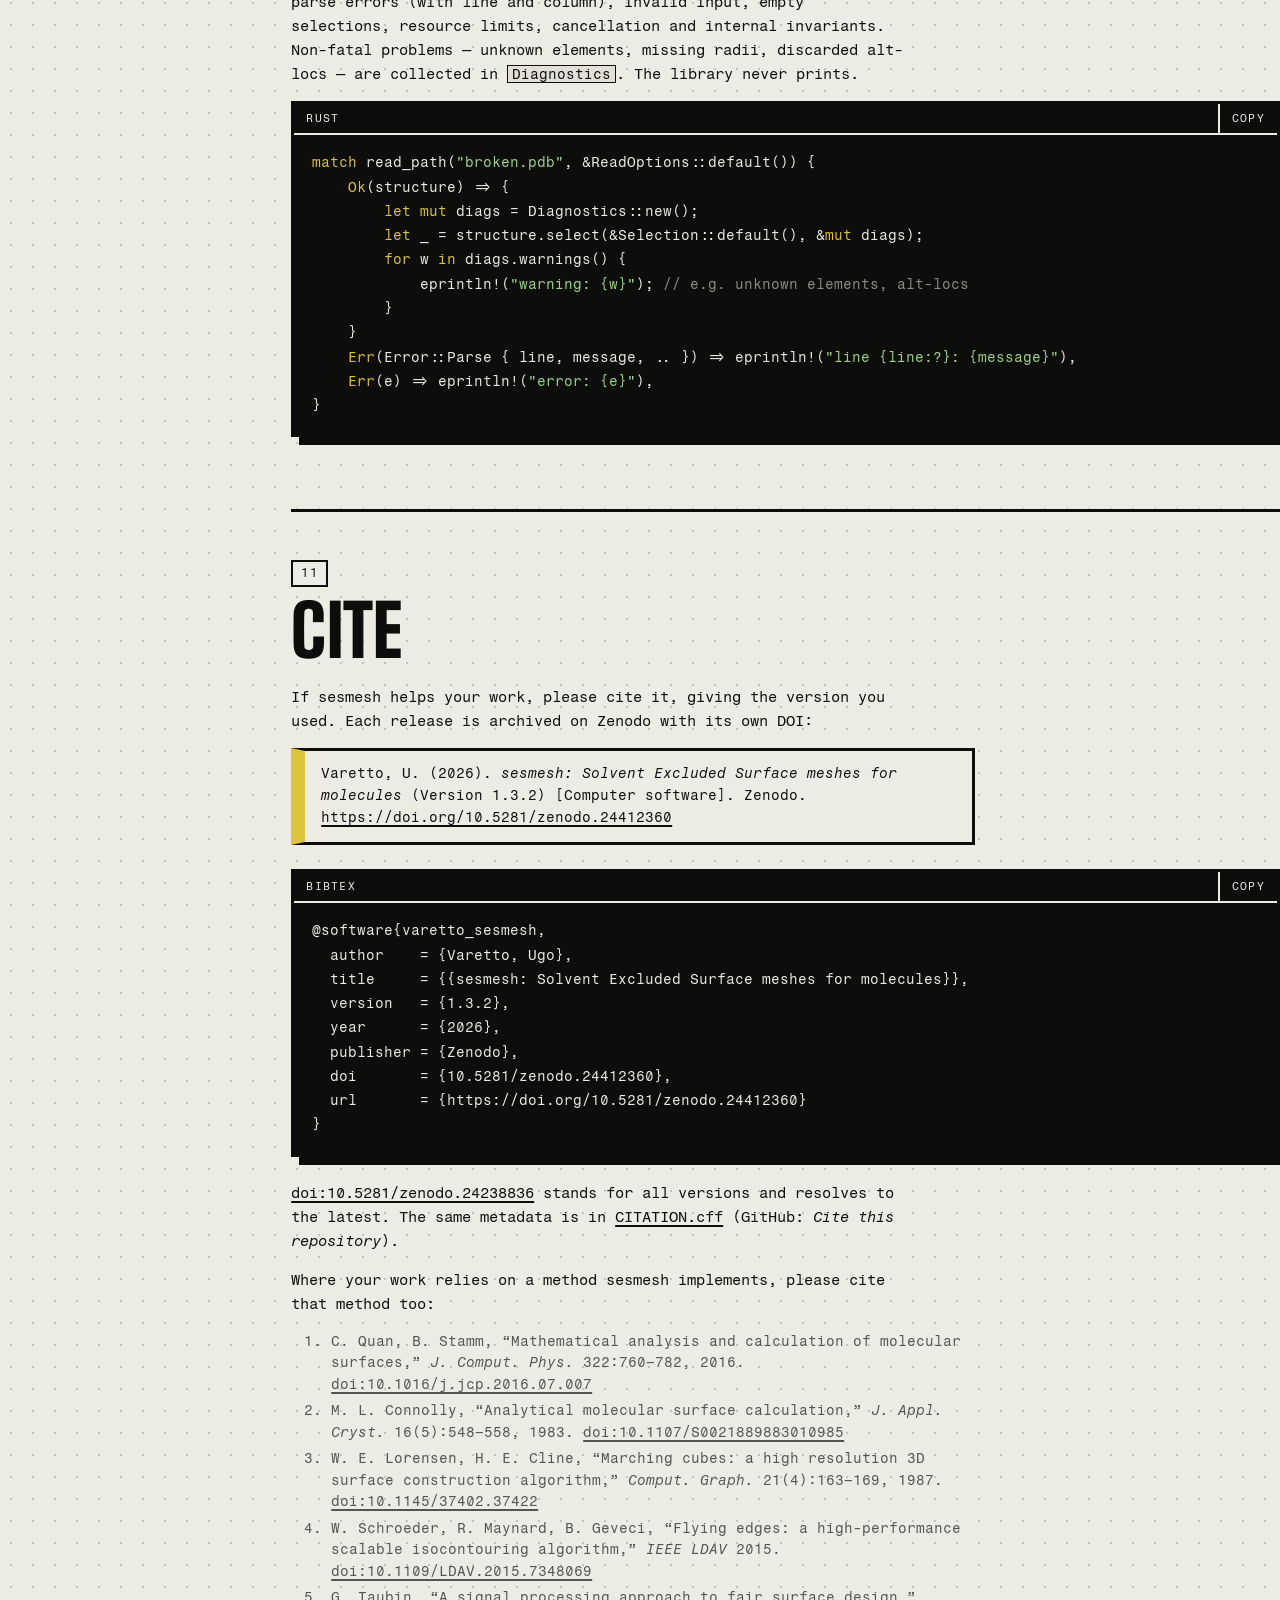
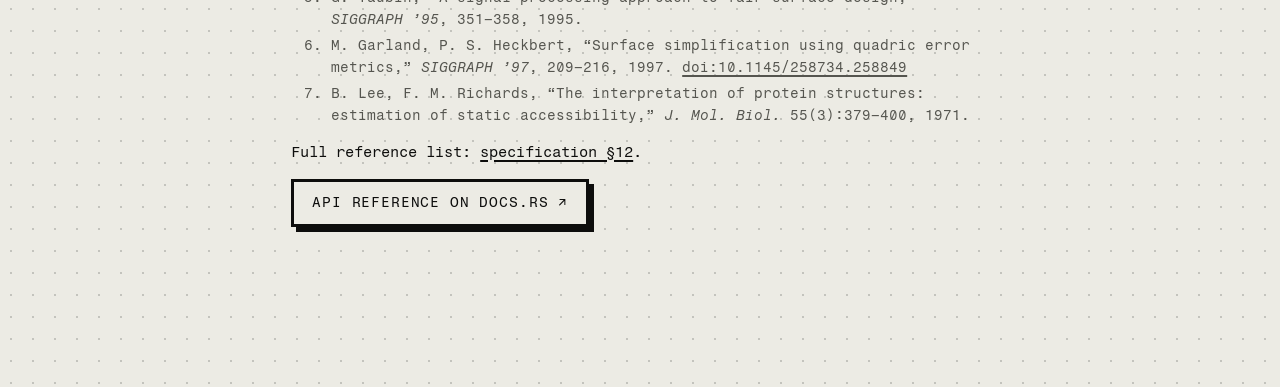
<file: site/library.html>
<!doctype html>
<!-- sesmesh — Solvent Excluded Surface meshes for molecules
     Copyright (c) 2026 Ugo Varetto
     SPDX-License-Identifier: MIT OR Apache-2.0 -->

<html lang="en">
<head>
<meta charset="utf-8">
<meta name="viewport" content="width=device-width, initial-scale=1">
<meta name="author" content="Ugo Varetto">
<title>Library guide — sesmesh</title>
<meta name="description" content="Using the sesmesh Rust crate: reading structures, parameters, meshes and components, engines for trajectories, exact field queries, threads and errors.">
<link rel="canonical" href="https://uvar-apps.github.io/sesmesh/library.html">
<meta property="og:site_name" content="sesmesh">
<meta property="og:title" content="Library guide — sesmesh">
<meta property="og:description" content="Using the sesmesh Rust crate: reading structures, parameters, meshes and components, engines for trajectories, exact field queries, threads and errors.">
<meta property="og:type" content="website">
<meta property="og:image" content="https://uvar-apps.github.io/sesmesh/img/og.png">
<meta property="og:url" content="https://uvar-apps.github.io/sesmesh/library.html">
<meta name="twitter:card" content="summary_large_image">
<link rel="icon" href="assets/favicon.svg" type="image/svg+xml">
<link rel="preconnect" href="https://fonts.googleapis.com">
<link rel="preconnect" href="https://fonts.gstatic.com" crossorigin>
<link rel="stylesheet" href="https://fonts.googleapis.com/css2?family=Big+Shoulders+Display:wght@800;900&amp;family=Fragment+Mono:ital@0;1&amp;display=swap">
<link rel="stylesheet" href="assets/site.css">
<script src="assets/site.js"></script>
</head>
<body>

<header class="top">
  <a class="brand" href="./">sesmesh <small>1.3.2</small></a>
  <ul class="nav">
    <li><a href="./">Home</a></li>
    <li><a href="cli.html">CLI</a></li>
    <li><a href="library.html" aria-current="page">Library</a></li>
    <li><a href="tutorials.html">Tutorials</a></li>
    <li><a href="gallery.html">Gallery</a></li>
    <li class="push"><a href="https://docs.rs/sesmesh">API docs ↗</a></li>
    <li><a href="https://github.com/uvar-apps/sesmesh">GitHub ↗</a></li>
  </ul>
  <button class="theme-toggle" type="button" aria-label="Switch colour theme">Dark</button>
</header>
<div class="cpk" aria-hidden="true"></div>
<main>
<section>
  <div class="wrap pagehead">
    <span class="label inv">Guide · Rust crate</span>
    <h1>The <span class="knock">Library</span></h1>
    <p class="lede">The engine behind the CLI as a crate: <code>sesmesh = "1"</code>. Every snippet on this page compiles against 1.1.0; the <a href="https://docs.rs/sesmesh">API reference</a> documents every public item.</p>
  </div>
</section>

<div class="wrap doc">
  <nav class="toc" aria-label="On this page">
    <b>On this page</b>
    <ol>
      <li><a href="#add">Add the crate</a></li>
      <li><a href="#quick">Quick start</a></li>
      <li><a href="#file">From a file</a></li>
      <li><a href="#params">Parameters</a></li>
      <li><a href="#output">What you get back</a></li>
      <li><a href="#engine">Engines</a></li>
      <li><a href="#field">Field queries</a></li>
      <li><a href="#threads">Threads</a></li>
      <li><a href="#gpu">GPU</a></li>
      <li><a href="#errors">Errors</a></li>
      <li><a href="#cite">Cite</a></li>
    </ol>
  </nav>
  <div class="doc-body">

    <section id="add">
      <span class="label">01</span>
      <h2>Add the crate</h2>

      <div class="code"><div class="code-head"><span>TOML</span><button type="button">Copy</button></div>
<pre><code>[dependencies]
sesmesh = "1"

# single-threaded, no gzip or TOML radii (e.g. for WASM):
# sesmesh = { version = "1", default-features = false }</code></pre></div>
      <div class="table-wrap"><table>
        <tr><th>Feature</th><th>Default</th><th>Adds</th></tr>
        <tr><td><code>parallel</code></td><td>on</td><td>rayon: bricks and stages on every core of the current pool</td></tr>
        <tr><td><code>gzip</code></td><td>on</td><td>gzip-compressed input and output (<code>.gz</code>)</td></tr>
        <tr><td><code>radii-file</code></td><td>on</td><td>radius rules from TOML files</td></tr>
        <tr><td><code>hip</code></td><td>off</td><td>GPU back end for AMD GPUs through HIP: building needs ROCm's <code>hipcc</code>; the program still runs where ROCm is missing (<a href="#gpu">GPU</a>)</td></tr>
        <tr><td><code>cuda</code></td><td>off</td><td>GPU back end for NVIDIA GPUs through CUDA: building needs CUDA's <code>nvcc</code>; the program still runs where the NVIDIA driver is missing (<a href="#gpu">GPU</a>)</td></tr>
      </table></div>
      <p>MSRV 1.89. Semantic versioning from 1.0; option structs are <code>#[non_exhaustive]</code>:
        build them from their constructors or <code>Default</code> and assign fields.</p>
    </section>

    <section id="quick">
      <span class="label">02</span>
      <h2>Quick start</h2>

      <p>Spheres in, a validated mesh and its statistics out:</p>
      <div class="code"><div class="code-head"><span>Rust</span><button type="button">Copy</button></div>
<pre><code><span class="k">use</span> sesmesh::{compute_surface, mesh, Sphere, SurfaceParams};

<span class="k">let</span> atoms = [Sphere::new([<span class="n">0.0</span>, <span class="n">0.0</span>, <span class="n">0.0</span>], <span class="n">1.7</span>), Sphere::new([<span class="n">3.0</span>, <span class="n">0.0</span>, <span class="n">0.0</span>], <span class="n">1.7</span>)];
<span class="k">let</span> out = compute_surface(&amp;atoms, &amp;SurfaceParams::ses(<span class="n">1.4</span>).with_spacing(<span class="n">0.3</span>))?;
assert!(mesh::validate(&amp;out.mesh).is_ok()); <span class="c">// closed, oriented, manifold</span>
assert_eq!(out.stats.components, <span class="n">1</span>);</code></pre></div>
      <p><code>Sphere</code> is a centre and a radius in Å; radius 0 means “ignore”.
        <code>compute_surface</code> returns a <code>SurfaceOutput</code> with the mesh, its
        components, statistics and diagnostics.</p>
    </section>

    <section id="file">
      <span class="label">03</span>
      <h2>From a file</h2>

      <p>Read, select atoms, assign radii, mesh, write. Selection follows the CLI defaults (first
        model, no waters or hydrogens, highest-occupancy alt-locs).</p>
      <div class="code"><div class="code-head"><span>Rust</span><button type="button">Copy</button></div>
<pre><code><span class="k">use</span> sesmesh::export::ply::{PlyOptions, write_ply_path};
<span class="k">use</span> sesmesh::io::{ReadOptions, read_path};
<span class="k">use</span> sesmesh::radii::{RadiusOptions, assign};
<span class="k">use</span> sesmesh::{Diagnostics, Quality, Selection, Sphere, SurfaceParams, compute_surface};

<span class="k">fn</span> ma<span class="k">in</span>() -&gt; sesmesh::Result&lt;()&gt; {
    <span class="k">let</span> structure = read_path(<span class="s">"4hhb.cif.gz"</span>, &amp;ReadOptions::default())?;
    <span class="k">let</span> <span class="k">mut</span> diags = Diagnostics::new();
    <span class="k">let</span> atoms = structure.select(&amp;Selection::default(), &amp;<span class="k">mut</span> diags)?;
    <span class="k">let</span> radii = assign(&amp;atoms, &amp;RadiusOptions::default(), &amp;<span class="k">mut</span> diags)?;
    <span class="k">let</span> spheres = Sphere::from_atoms(&amp;atoms, &amp;radii)?;

    <span class="k">let</span> params = SurfaceParams::ses(<span class="n">1.4</span>).with_quality(Quality::High);
    <span class="k">let</span> out = compute_surface(&amp;spheres, &amp;params)?;
    <span class="k">for</span> c <span class="k">in</span> &amp;out.components {
        <span class="k">let</span> kind = <span class="k">if</span> c.is_cavity() { <span class="s">"cavity"</span> } <span class="k">else</span> { <span class="s">"surface"</span> };
        println!(<span class="s">"{kind}: {} triangles, {:.1} Å², {:.1} Å³"</span>, c.triangles, c.area, c.volume);
    }
    write_ply_path(<span class="s">"4hhb.ply"</span>, &amp;out.mesh, &amp;PlyOptions::default())?;
    <span class="k">Ok</span>(())
}</code></pre></div>
      <p>Readers: <code>io::read_path</code>, <code>io::read_bytes</code> (PDB, mmCIF, XYZ, PQR,
        gzip detected by magic bytes); biological assemblies with
        <code>ReadOptions::assembly</code>. Radius sets: Bondi (default), Alvarez, ProtOr,
        uniform, or custom rules (<code>radii::RadiusOptions</code>).</p>
    </section>

    <section id="params">
      <span class="label">04</span>
      <h2>Parameters</h2>

      <div class="code"><div class="code-head"><span>Rust</span><button type="button">Copy</button></div>
<pre><code><span class="k">use</span> sesmesh::mesh::Decimation;
<span class="k">use</span> sesmesh::{CavityMode, NormalMode, SurfaceParams};

<span class="k">let</span> params = SurfaceParams::ses(<span class="n">1.4</span>)
    .with_spacing(<span class="n">0.25</span>)                    <span class="c">// grid spacing in Å</span>
    .with_cavities(CavityMode::Re<span class="k">move</span>)     <span class="c">// drop internal cavities</span>
    .with_smoothing(<span class="n">2</span>)                     <span class="c">// Taubin rounds + exact re-projection</span>
    .with_remove_fragments(<span class="k">true</span>)           <span class="c">// drop sub-grid fragments (1.1)</span>
    .with_decimation(Decimation::ratio(<span class="n">0.25</span>).with_max_error(<span class="n">0.05</span>))
    .with_max_memory(<span class="n">4</span> &lt;&lt; <span class="n">30</span>)              <span class="c">// 4 GiB estimate limit …</span>
    .with_auto_coarsen(<span class="k">true</span>)               <span class="c">// … coarsen instead of failing</span>
    .with_normals(NormalMode::Analytic);</code></pre></div>
      <div class="table-wrap"><table>
        <tr><th>Builder</th><th>Sets</th></tr>
        <tr><td><code>SurfaceParams::ses(r)</code>, <code>::sas(r)</code>, <code>::vdw()</code></td><td>Surface kind and probe radius</td></tr>
        <tr><td><code>with_spacing(h)</code>, <code>with_quality(Quality::High)</code>, <code>with_density(d)</code></td><td>Resolution: spacing in Å, preset, or vertices per Å²</td></tr>
        <tr><td><code>with_cavities(CavityMode::…)</code></td><td><code>Keep</code> (exact SES), <code>Remove</code>, <code>Only</code>; plus <code>with_min_cavity_volume</code>, <code>with_min_component_area</code></td></tr>
        <tr><td><code>with_remove_fragments(true)</code></td><td>Drop sub-grid fragments: tiny solid components without a convex atom patch, cut off by the grid from re-entrant sheets thinner than the spacing (off by default, since 1.1)</td></tr>
        <tr><td><code>with_smoothing(n)</code></td><td>Taubin rounds, then exact re-projection</td></tr>
        <tr><td><code>with_decimation(Decimation::…)</code></td><td><code>ratio</code>, <code>with_max_triangles</code>, <code>with_max_error</code> (Å)</td></tr>
        <tr><td><code>with_max_memory(bytes)</code>, <code>with_auto_coarsen(true)</code></td><td>Memory guard: refuse, or coarsen until the estimate fits</td></tr>
        <tr><td><code>with_normals(NormalMode::…)</code></td><td><code>Analytic</code>, <code>FaceAverage</code>, <code>None</code></td></tr>
        <tr><td><code>with_refine</code>, <code>with_simd</code>, <code>with_brick_size</code></td><td>Vertex placement, kernel instruction set, brick edge</td></tr>
        <tr><td><code>with_backend(Backend::…)</code></td><td><code>Cpu</code> (default), <code>Auto</code>, <code>Backend::hip(device)</code>, <code>Backend::cuda(device)</code>: where the mesh stage runs (<a href="#gpu">GPU</a>)</td></tr>
      </table></div>
    </section>

    <section id="output">
      <span class="label">05</span>
      <h2>What you get back</h2>

      <div class="table-wrap"><table>
        <tr><th>Field</th><th>Content</th></tr>
        <tr><td><code>out.mesh.positions</code>, <code>.normals</code></td><td><code>Vec&lt;[f32; 3]&gt;</code>: vertices on the surface, unit normals into the solvent</td></tr>
        <tr><td><code>out.mesh.triangles</code></td><td><code>Vec&lt;[u32; 3]&gt;</code>, counter-clockwise seen from outside, grouped by component</td></tr>
        <tr><td><code>out.mesh.vertex_atom</code>, <code>.vertex_patch</code>, <code>.vertex_component</code></td><td>Nearest input sphere, patch (<code>PatchKind</code>: convex, saddle, concave), component index</td></tr>
        <tr><td><code>out.components</code></td><td>Per component: vertices, triangles, area, signed volume (cavities negative), Euler characteristic, first triangle</td></tr>
        <tr><td><code>out.stats</code></td><td>Totals, spacing used, removed fragments, decimation, the memory guard's estimate, refine evaluations, SIMD kernel, stage timings</td></tr>
      </table></div>
      <p>Per-vertex colours and per-atom areas, the way the CLI computes them:</p>
      <div class="code"><div class="code-head"><span>Rust</span><button type="button">Copy</button></div>
<pre><code><span class="k">let</span> structure = read_path(<span class="s">"1crn.cif"</span>, &amp;ReadOptions::default())?;
<span class="k">let</span> <span class="k">mut</span> diags = Diagnostics::new();
<span class="k">let</span> atoms = structure.select(&amp;Selection::default(), &amp;<span class="k">mut</span> diags)?;
<span class="k">let</span> radii = assign(&amp;atoms, &amp;RadiusOptions::default(), &amp;<span class="k">mut</span> diags)?;
<span class="k">let</span> out = compute_surface(&amp;Sphere::from_atoms(&amp;atoms, &amp;radii)?, &amp;SurfaceParams::default())?;

<span class="c">// Colour each vertex by the element of its nearest atom.</span>
<span class="k">let</span> palette = ElementPalette::default();
<span class="k">let</span> elements: Vec&lt;_&gt; = atoms.iter().map(|a| a.element).collect();
<span class="k">let</span> <span class="k">mut</span> options = PlyOptions::default();
options.vertex_colors = out
    .mesh
    .vertex_atom
    .iter()
    .map(|&amp;i| palette.color(elements[i <span class="k">as</span> usize]))
    .collect();
write_ply_path(<span class="s">"1crn.ply"</span>, &amp;out.mesh, &amp;options)?;

<span class="c">// SES area per atom (Å²), from the triangles nearest to it.</span>
<span class="k">let</span> are<span class="k">as</span> = mesh::atom_are<span class="k">as</span>(&amp;out.mesh, atoms.len());
<span class="k">let</span> exposed = are<span class="k">as</span>.iter().filter(|&amp;&amp;a| a &gt; <span class="n">1.0</span>).count();
println!(<span class="s">"{exposed} of {} atoms expose more than 1 Å²"</span>, atoms.len());
assert!(mesh::validate(&amp;out.mesh).is_ok());</code></pre></div>
    </section>

    <section id="engine">
      <span class="label">06</span>
      <h2>Engines &amp; trajectories</h2>

      <p><code>SurfaceEngine</code> validates parameters once and keeps per-thread buffers between
        calls; <code>Control</code> adds cancellation (an <code>AtomicBool</code>, honoured within
        about 100 ms) and progress callbacks per stage.</p>
      <div class="code"><div class="code-head"><span>Rust</span><button type="button">Copy</button></div>
<pre><code><span class="k">use</span> std::sync::atomic::AtomicBool;

<span class="k">use</span> sesmesh::{Control, Progress, Sphere, Stage, SurfaceEngine, SurfaceParams};

<span class="k">fn</span> ma<span class="k">in</span>() -&gt; sesmesh::Result&lt;()&gt; {
    <span class="c">// Parameters are validated once; per-thread buffers are kept between</span>
    <span class="c">// frames.</span>
    <span class="k">let</span> <span class="k">mut</span> engine = SurfaceEngine::new(SurfaceParams::ses(<span class="n">1.4</span>).with_spacing(<span class="n">0.4</span>))?;
    <span class="k">let</span> cancel = AtomicBool::new(<span class="k">false</span>);
    <span class="k">let</span> progress = |p: Progress| {
        <span class="k">if</span> p.stage == Stage::Mesh &amp;&amp; p.done == p.total {
            eprint!(<span class="s">"."</span>);
        }
    };
    <span class="k">let</span> control = Control::new().with_cancel(&amp;cancel).with_progress(&amp;progress);
    <span class="k">for</span> frame <span class="k">in</span> <span class="n">0</span>..<span class="n">10</span> {
        <span class="c">// Two atoms moving apart: one component, then two.</span>
        <span class="k">let</span> d = <span class="n">2.5</span> + <span class="n">0.6</span> * f64::from(frame);
        <span class="k">let</span> spheres = [Sphere::new([<span class="n">0.0</span>; <span class="n">3</span>], <span class="n">1.7</span>), Sphere::new([d, <span class="n">0.0</span>, <span class="n">0.0</span>], <span class="n">1.7</span>)];
        <span class="k">let</span> out = engine.compute_with(&amp;spheres, &amp;control)?;
        println!(
            <span class="s">"frame {frame}: distance {d:.1} Å → {} component(s), area {:.2} Å²"</span>,
            out.stats.components, out.stats.area
        );
    }
    eprintln!();
    <span class="k">Ok</span>(())
}</code></pre></div>
    </section>

    <section id="field">
      <span class="label">07</span>
      <h2>Field queries</h2>

      <p><code>SesField</code> answers point queries on the exact surface function: signed
        distance (negative inside), the closest surface point, the normal and the patch with its
        atoms — useful for docking scores, probes or your own mesher.</p>
      <div class="code"><div class="code-head"><span>Rust</span><button type="button">Copy</button></div>
<pre><code><span class="k">use</span> sesmesh::field::Patch;
<span class="k">use</span> sesmesh::{SesField, Sphere, SurfaceKind};

<span class="k">fn</span> ma<span class="k">in</span>() -&gt; sesmesh::Result&lt;()&gt; {
    <span class="k">let</span> spheres = [
        Sphere::new([<span class="n">0.0</span>, <span class="n">0.0</span>, <span class="n">0.0</span>], <span class="n">1.7</span>),
        Sphere::new([<span class="n">3.0</span>, <span class="n">0.0</span>, <span class="n">0.0</span>], <span class="n">1.7</span>),
    ];
    <span class="k">let</span> field = SesField::new(&amp;spheres, <span class="n">1.4</span>, SurfaceKind::Ses)?;
    <span class="c">// Negative inside the molecule, 0 on the SES, positive in the solvent.</span>
    <span class="k">for</span> point <span class="k">in</span> [
        [-<span class="n">1.7</span>, <span class="n">0.0</span>, <span class="n">0.0</span>],
        [<span class="n">1.5</span>, <span class="n">1.0</span>, <span class="n">0.0</span>],
        [<span class="n">1.5</span>, <span class="n">1.5</span>, <span class="n">0.0</span>],
        [<span class="n">0.0</span>, <span class="n">3.0</span>, <span class="n">0.0</span>],
    ] {
        <span class="k">let</span> s = field.sample(point);
        <span class="k">let</span> patch = <span class="k">match</span> s.patch {
            Patch::Convex { atom } =&gt; format!(<span class="s">"convex (atom {atom})"</span>),
            Patch::Saddle { atoms } =&gt; format!(<span class="s">"saddle (atoms {atoms:?})"</span>),
            Patch::Concave { atoms } =&gt; format!(<span class="s">"concave (atoms {atoms:?})"</span>),
            _ =&gt; <span class="s">"solvent"</span>.to_string(),
        };
        println!(
            <span class="s">"{point:?}: F = {:+.4} Å, {patch}, normal {:?}"</span>,
            s.value,
            s.normal.map(|n| n.map(|c| (c * <span class="n">1000.0</span>).round() / <span class="n">1000.0</span>))
        );
    }
    <span class="k">Ok</span>(())
}</code></pre></div>
    </section>

    <section id="threads">
      <span class="label">08</span>
      <h2>Threads &amp; determinism</h2>

      <p>sesmesh runs in the current rayon pool. The result is bit-identical for any pool size,
        so you can trade cores for latency without changing a single byte of output.</p>
      <div class="code"><div class="code-head"><span>Rust</span><button type="button">Copy</button></div>
<pre><code><span class="k">let</span> spheres = [Sphere::new([<span class="n">0.0</span>; <span class="n">3</span>], <span class="n">1.7</span>), Sphere::new([<span class="n">3.0</span>, <span class="n">0.0</span>, <span class="n">0.0</span>], <span class="n">1.7</span>)];
<span class="k">let</span> params = SurfaceParams::ses(<span class="n">1.4</span>).with_spacing(<span class="n">0.3</span>);
<span class="c">// sesmesh runs in the current rayon pool: limit it to four threads.</span>
<span class="k">let</span> pool = rayon::ThreadPoolBuilder::new().num_threads(<span class="n">4</span>).build()?;
<span class="k">let</span> out = pool.install(|| compute_surface(&amp;spheres, &amp;params))?;
println!(<span class="s">"{} triangles"</span>, out.stats.triangles);</code></pre></div>
    </section>

    <section id="gpu">
      <span class="label">09</span>
      <h2>GPU back end</h2>

      <p>With the feature <code>hip</code> or <code>cuda</code>, the mesh stage can run on an AMD GPU
        through ROCm or on an NVIDIA GPU through CUDA, with the same kernels. The device classifies the grid, gathers candidates and samples the field while the CPU threads
        mesh. With the default exact refinement the output is the CPU back end's, byte for byte.
        <code>RefineMode::Fast</code> also refines the vertices on the GPU, in f32, for previews:
        same triangles, vertices as close to the surface, last bits different. Open the device once
        with a <code>SurfaceEngine</code> (about 50 ms).</p>
      <div class="code"><div class="code-head"><span>Rust</span><button type="button">Copy</button></div>
<pre><code><span class="k">use</span> sesmesh::{Backend, RefineMode, Sphere, SurfaceEngine, SurfaceParams};

<span class="k">let</span> spheres = [Sphere::new([<span class="n">0.0</span>; <span class="n">3</span>], <span class="n">1.7</span>), Sphere::new([<span class="n">3.0</span>, <span class="n">0.0</span>, <span class="n">0.0</span>], <span class="n">1.7</span>)];
<span class="k">let</span> params = SurfaceParams::ses(<span class="n">1.4</span>)
    .with_spacing(<span class="n">0.25</span>)
    .with_backend(Backend::Auto)          <span class="c">// the GPU if one opens, else the CPU</span>
    .with_refine(RefineMode::Fast);       <span class="c">// preview; Exact on the CPU</span>
<span class="k">let</span> <span class="k">mut</span> engine = SurfaceEngine::new(params)?;
<span class="k">let</span> out = engine.compute(&amp;spheres)?;
println!(<span class="s">"{} triangles on {}"</span>, out.stats.triangles, out.stats.device.as_deref().unwrap_or(<span class="s">"the CPU"</span>));</code></pre></div>
      <p><code>Backend::Auto</code> never fails for lack of a GPU; a <code>GpuFallback</code> warning
        says why when a GPU runtime is installed but its device cannot be used.
        <code>Backend::hip(i)</code> and <code>Backend::cuda(i)</code> fail instead
        (<code>Error::Backend</code>); <code>Auto</code> tries HIP, then CUDA, then the CPU. The GPU
        code is f32 and integer only. HIP is tested on an integrated RDNA 3.5 GPU (Radeon 8060S),
        with code objects for ROCm's generic RDNA 2, 3 and 4 targets; CUDA on a GeForce RTX 2070
        (sm_75), with a fat binary for compute capability 7.5 to 12.0.</p>
    </section>

    <section id="errors">
      <span class="label">10</span>
      <h2>Errors &amp; warnings</h2>

      <p>Every fallible call returns <code>sesmesh::Result</code>. <code>Error</code> separates I/O,
        parse errors (with line and column), invalid input, empty selections, resource limits,
        cancellation and internal invariants. Non-fatal problems — unknown elements, missing
        radii, discarded alt-locs — are collected in <code>Diagnostics</code>. The library never
        prints.</p>
      <div class="code"><div class="code-head"><span>Rust</span><button type="button">Copy</button></div>
<pre><code><span class="k">match</span> read_path(<span class="s">"broken.pdb"</span>, &amp;ReadOptions::default()) {
    <span class="k">Ok</span>(structure) =&gt; {
        <span class="k">let</span> <span class="k">mut</span> diags = Diagnostics::new();
        <span class="k">let</span> _ = structure.select(&amp;Selection::default(), &amp;<span class="k">mut</span> diags);
        <span class="k">for</span> w <span class="k">in</span> diags.warnings() {
            eprintln!(<span class="s">"warning: {w}"</span>); <span class="c">// e.g. unknown elements, alt-locs</span>
        }
    }
    <span class="k">Err</span>(Error::Parse { line, message, .. }) =&gt; eprintln!(<span class="s">"line {line:?}: {message}"</span>),
    <span class="k">Err</span>(e) =&gt; eprintln!(<span class="s">"error: {e}"</span>),
}</code></pre></div>
    </section>

    <section id="cite">
      <span class="label">11</span>
      <h2>Cite</h2>

      <p>If sesmesh helps your work, please cite it, giving the version you used. Each release is archived on Zenodo with its own DOI:</p>
      <div class="note" style="overflow-wrap:anywhere">Varetto, U. (2026). <i>sesmesh: Solvent Excluded Surface meshes for molecules</i> (Version 1.3.2) [Computer software]. Zenodo. <a href="https://doi.org/10.5281/zenodo.24412360">https://doi.org/10.5281/zenodo.24412360</a></div>
      <div class="code"><div class="code-head"><span>BibTeX</span><button type="button">Copy</button></div>
<pre><code>@software{varetto_sesmesh,
  author    = {Varetto, Ugo},
  title     = {{sesmesh: Solvent Excluded Surface meshes for molecules}},
  version   = {1.3.2},
  year      = {2026},
  publisher = {Zenodo},
  doi       = {10.5281/zenodo.24412360},
  url       = {https://doi.org/10.5281/zenodo.24412360}
}</code></pre></div>
      <p><a href="https://doi.org/10.5281/zenodo.24238836">doi:10.5281/zenodo.24238836</a> stands for all versions and resolves to the latest. The same metadata is in <a href="https://github.com/uvar-apps/sesmesh/blob/main/CITATION.cff">CITATION.cff</a> (GitHub: <i>Cite this repository</i>).</p>
      <p>Where your work relies on a method sesmesh implements, please cite that method too:</p>
      <ol class="mute" style="max-width:76ch;font-size:13.5px">
        <li>C. Quan, B. Stamm, “Mathematical analysis and calculation of molecular surfaces,” <i>J. Comput. Phys.</i> 322:760–782, 2016. <a href="https://doi.org/10.1016/j.jcp.2016.07.007">doi:10.1016/j.jcp.2016.07.007</a></li>
        <li>M. L. Connolly, “Analytical molecular surface calculation,” <i>J. Appl. Cryst.</i> 16(5):548–558, 1983. <a href="https://doi.org/10.1107/S0021889883010985">doi:10.1107/S0021889883010985</a></li>
        <li>W. E. Lorensen, H. E. Cline, “Marching cubes: a high resolution 3D surface construction algorithm,” <i>Comput. Graph.</i> 21(4):163–169, 1987. <a href="https://doi.org/10.1145/37402.37422">doi:10.1145/37402.37422</a></li>
        <li>W. Schroeder, R. Maynard, B. Geveci, “Flying edges: a high-performance scalable isocontouring algorithm,” <i>IEEE LDAV</i> 2015. <a href="https://doi.org/10.1109/LDAV.2015.7348069">doi:10.1109/LDAV.2015.7348069</a></li>
        <li>G. Taubin, “A signal processing approach to fair surface design,” <i>SIGGRAPH ’95</i>, 351–358, 1995.</li>
        <li>M. Garland, P. S. Heckbert, “Surface simplification using quadric error metrics,” <i>SIGGRAPH ’97</i>, 209–216, 1997. <a href="https://doi.org/10.1145/258734.258849">doi:10.1145/258734.258849</a></li>
        <li>B. Lee, F. M. Richards, “The interpretation of protein structures: estimation of static accessibility,” <i>J. Mol. Biol.</i> 55(3):379–400, 1971.</li>
      </ol>
      <p>Full reference list: <a href="https://github.com/uvar-apps/sesmesh/blob/main/docs/01-product-specification.md#12-references">specification §12</a>.</p>
      <a class="btn" href="https://docs.rs/sesmesh">API reference on docs.rs ↗</a>
    </section>

  </div>
</div>
</main>
<footer class="wrap foot">
  <p class="eof" aria-hidden="true"># EOF</p>
  <div class="foot-grid">
    <div><b>Guides</b><ul><li><a href="cli.html">CLI guide</a></li><li><a href="library.html">Library guide</a></li><li><a href="tutorials.html">Tutorials</a></li></ul></div>
    <div><b>Reference</b><ul><li><a href="https://docs.rs/sesmesh">API reference</a></li><li><a href="https://github.com/uvar-apps/sesmesh/blob/main/docs/cli.md">CLI manual</a></li><li><a href="https://github.com/uvar-apps/sesmesh/blob/main/docs/04-output-formats.md">Output formats</a></li></ul></div>
    <div><b>Project</b><ul><li><a href="https://github.com/uvar-apps/sesmesh">GitHub</a></li><li><a href="https://github.com/uvar-apps/sesmesh/releases">Releases</a></li><li><a href="https://crates.io/crates/sesmesh">crates.io</a></li></ul></div>
    <div><b>Licence</b><ul><li>MIT OR Apache-2.0</li><li>Copyright (c) 2026 Ugo Varetto</li></ul></div>
  </div>
</footer>
</body>
</html>
</file>
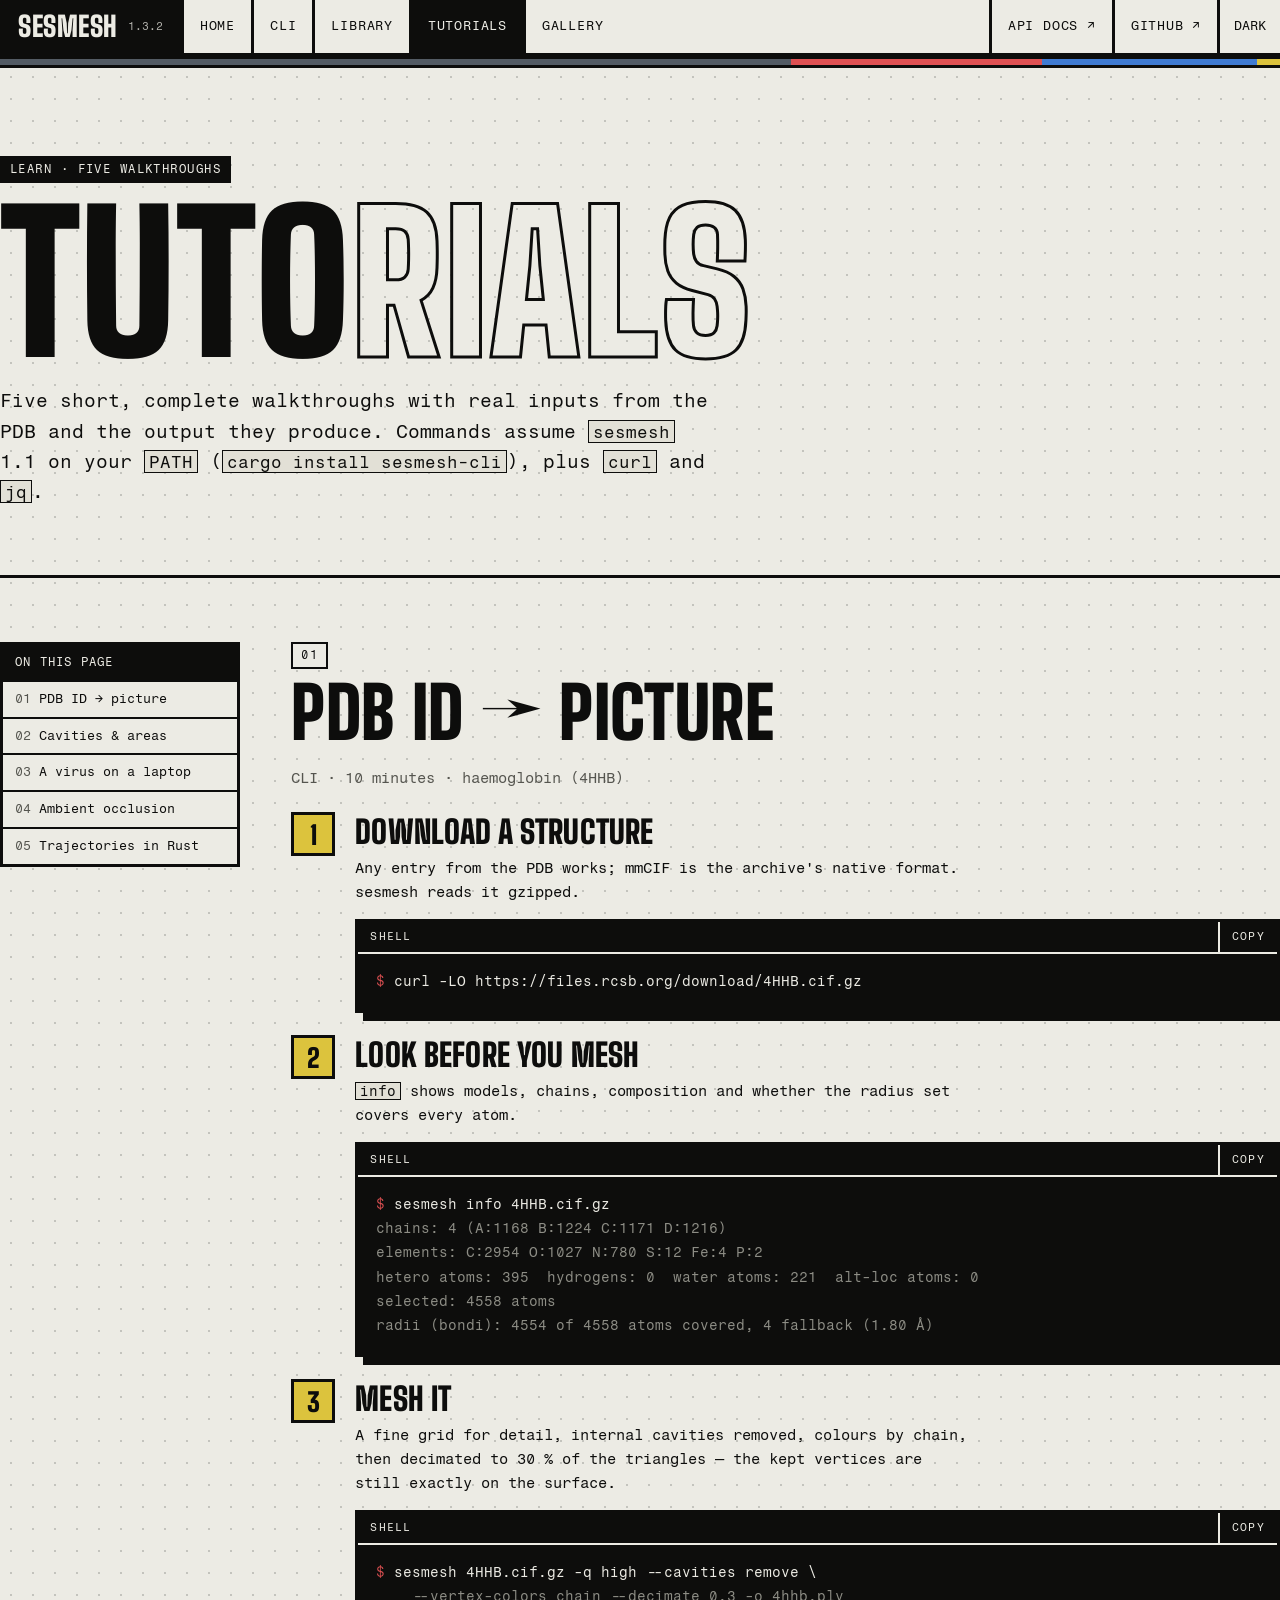
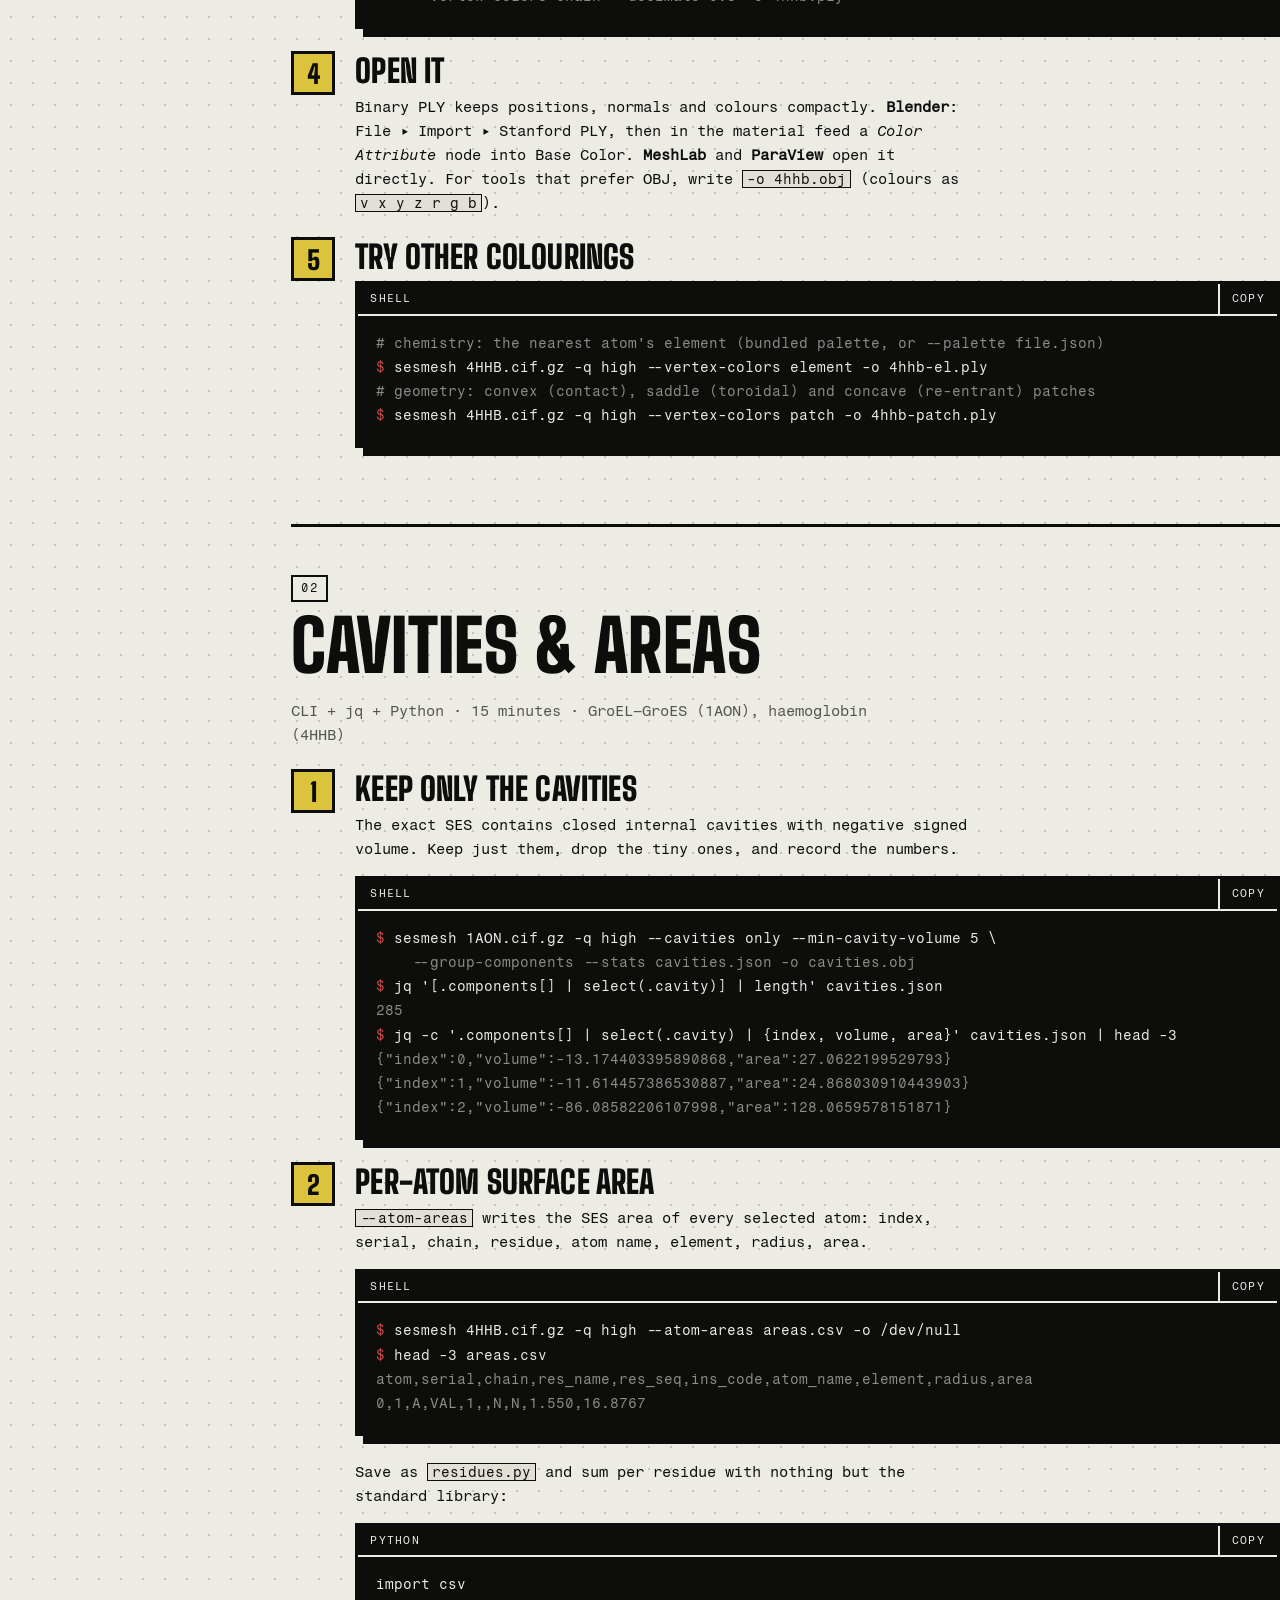
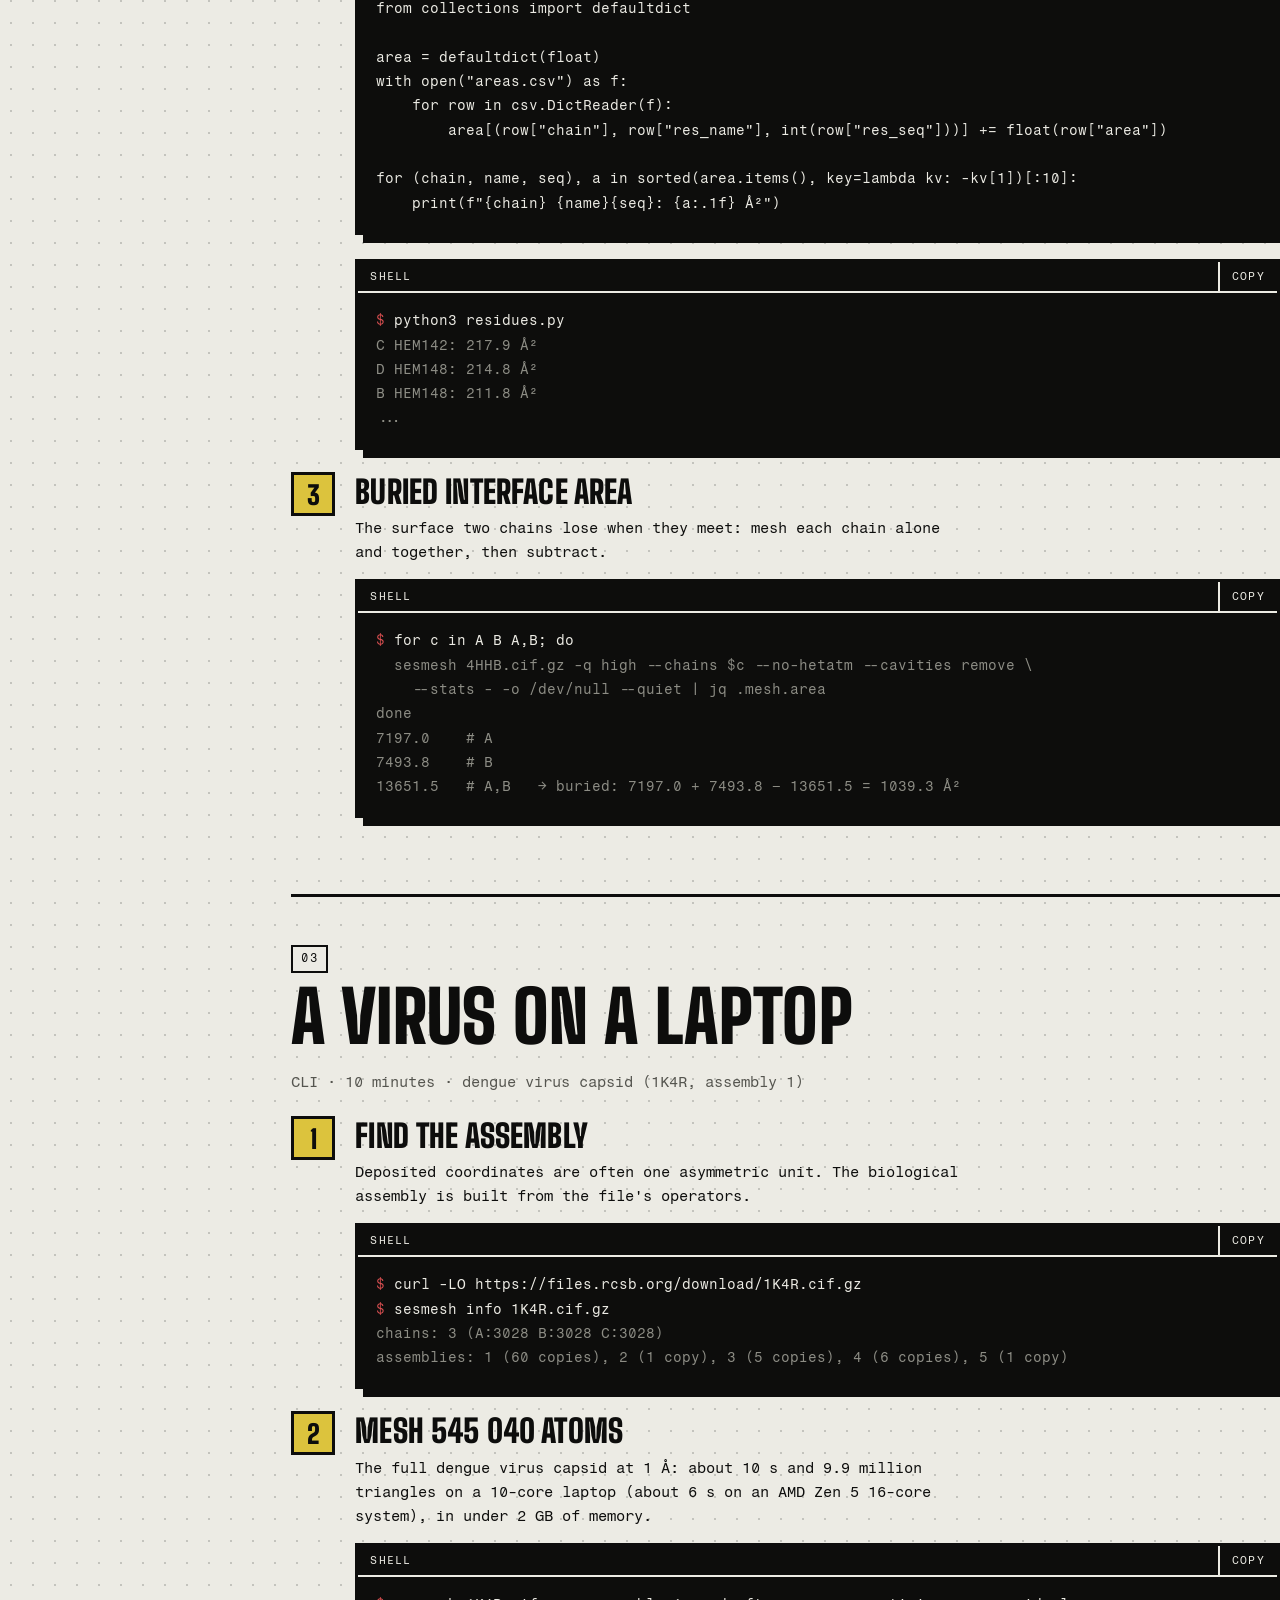
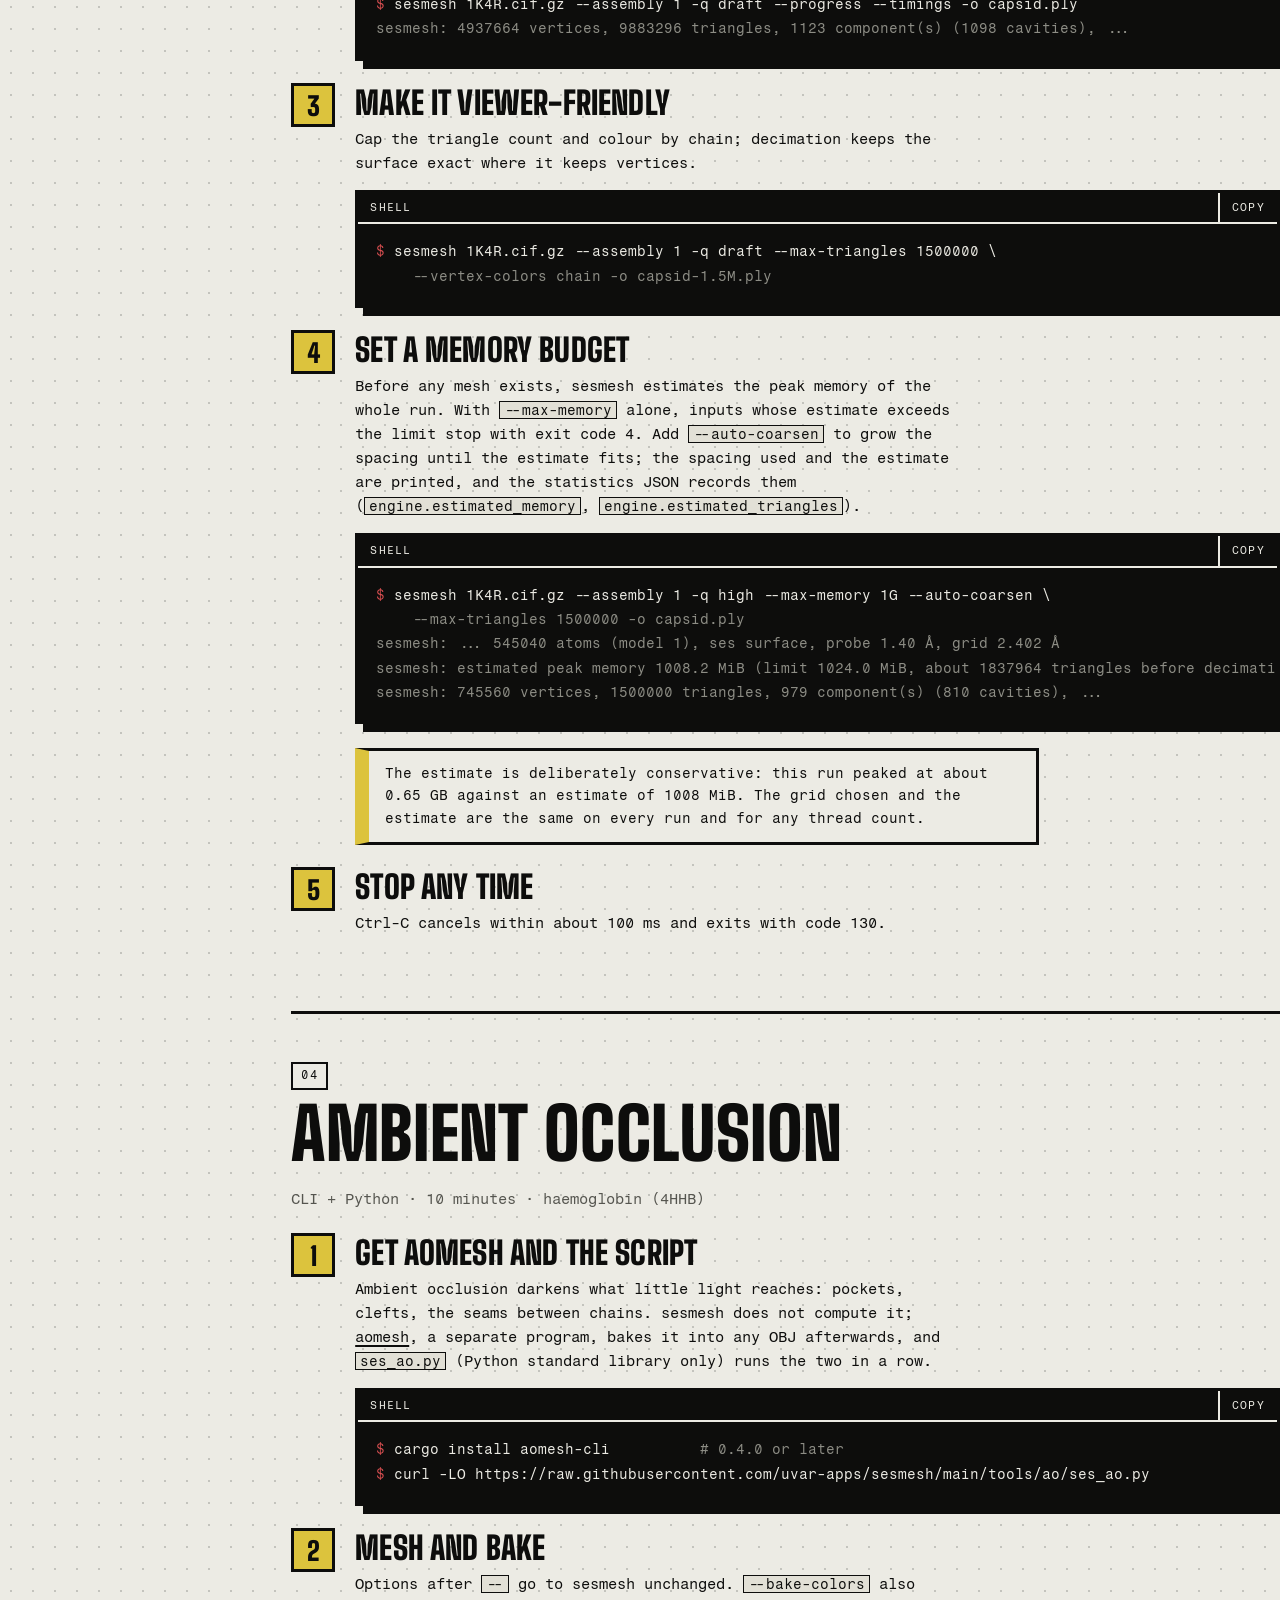
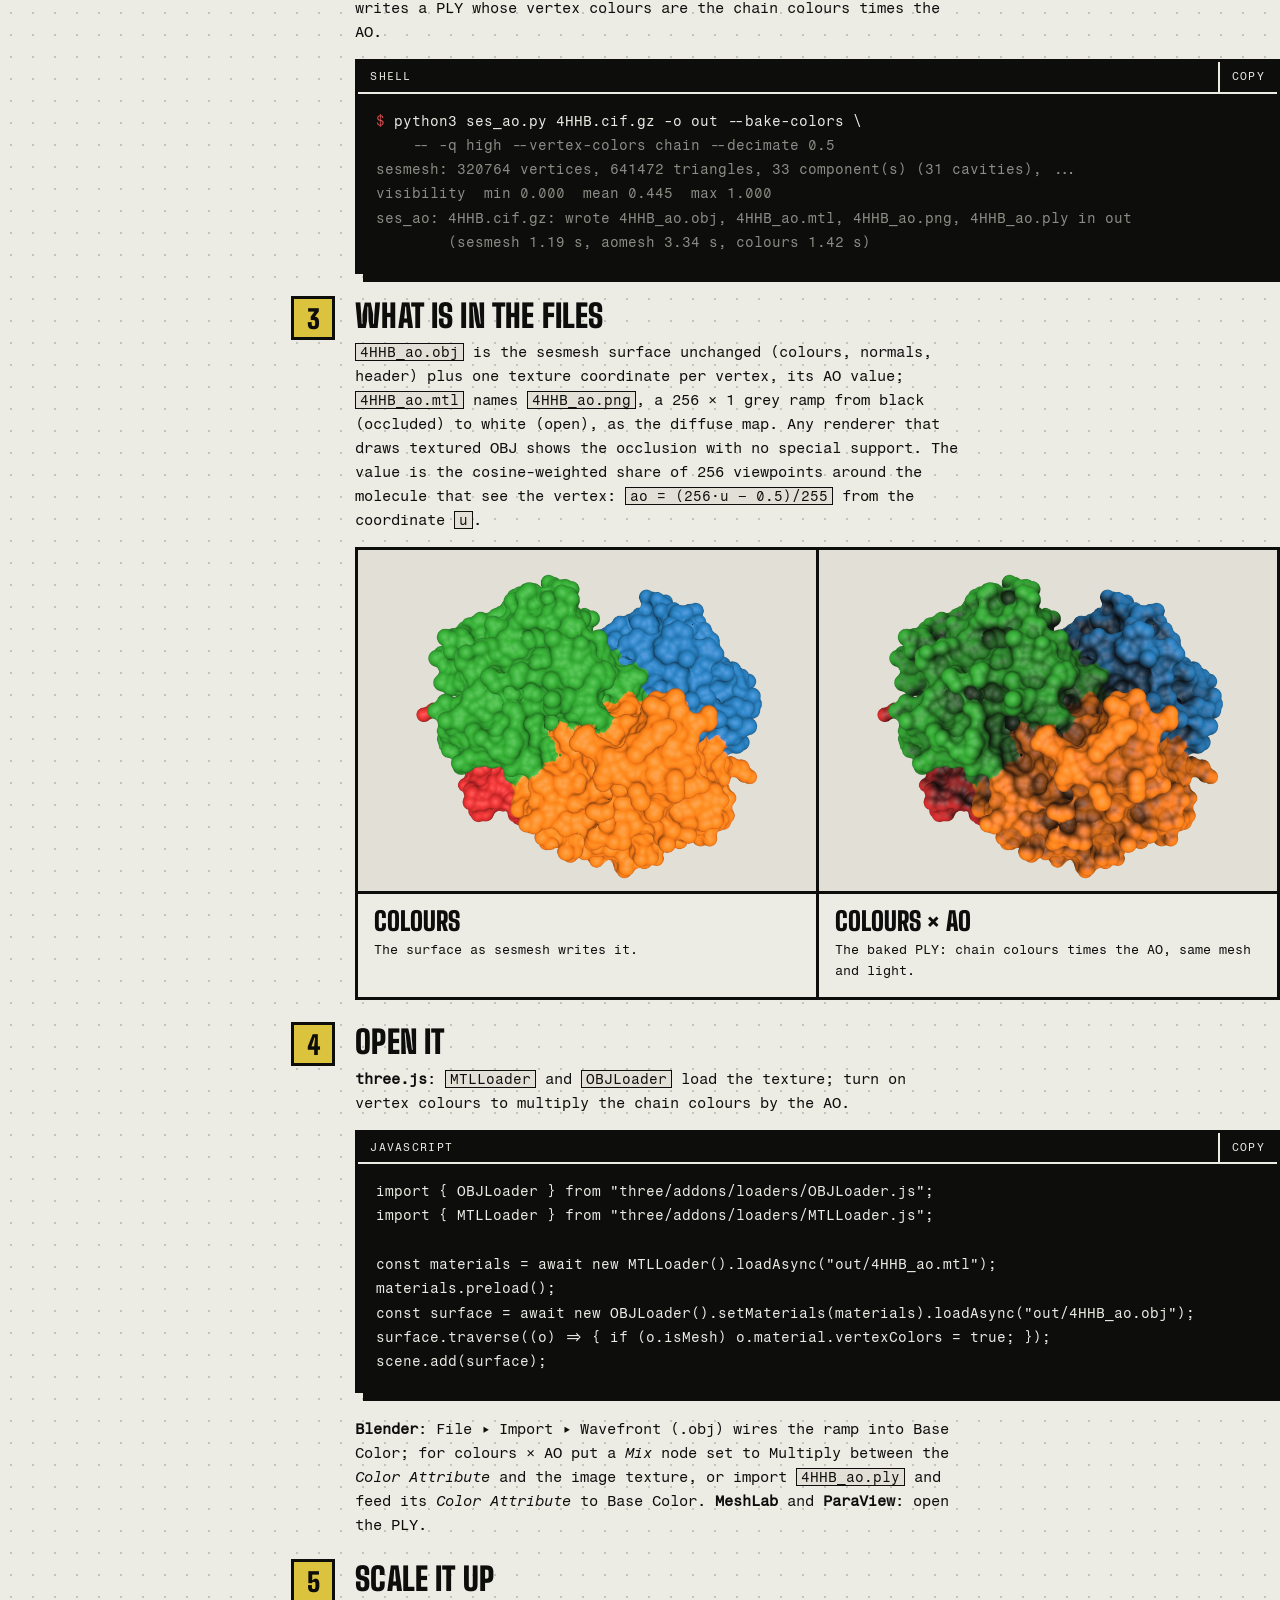
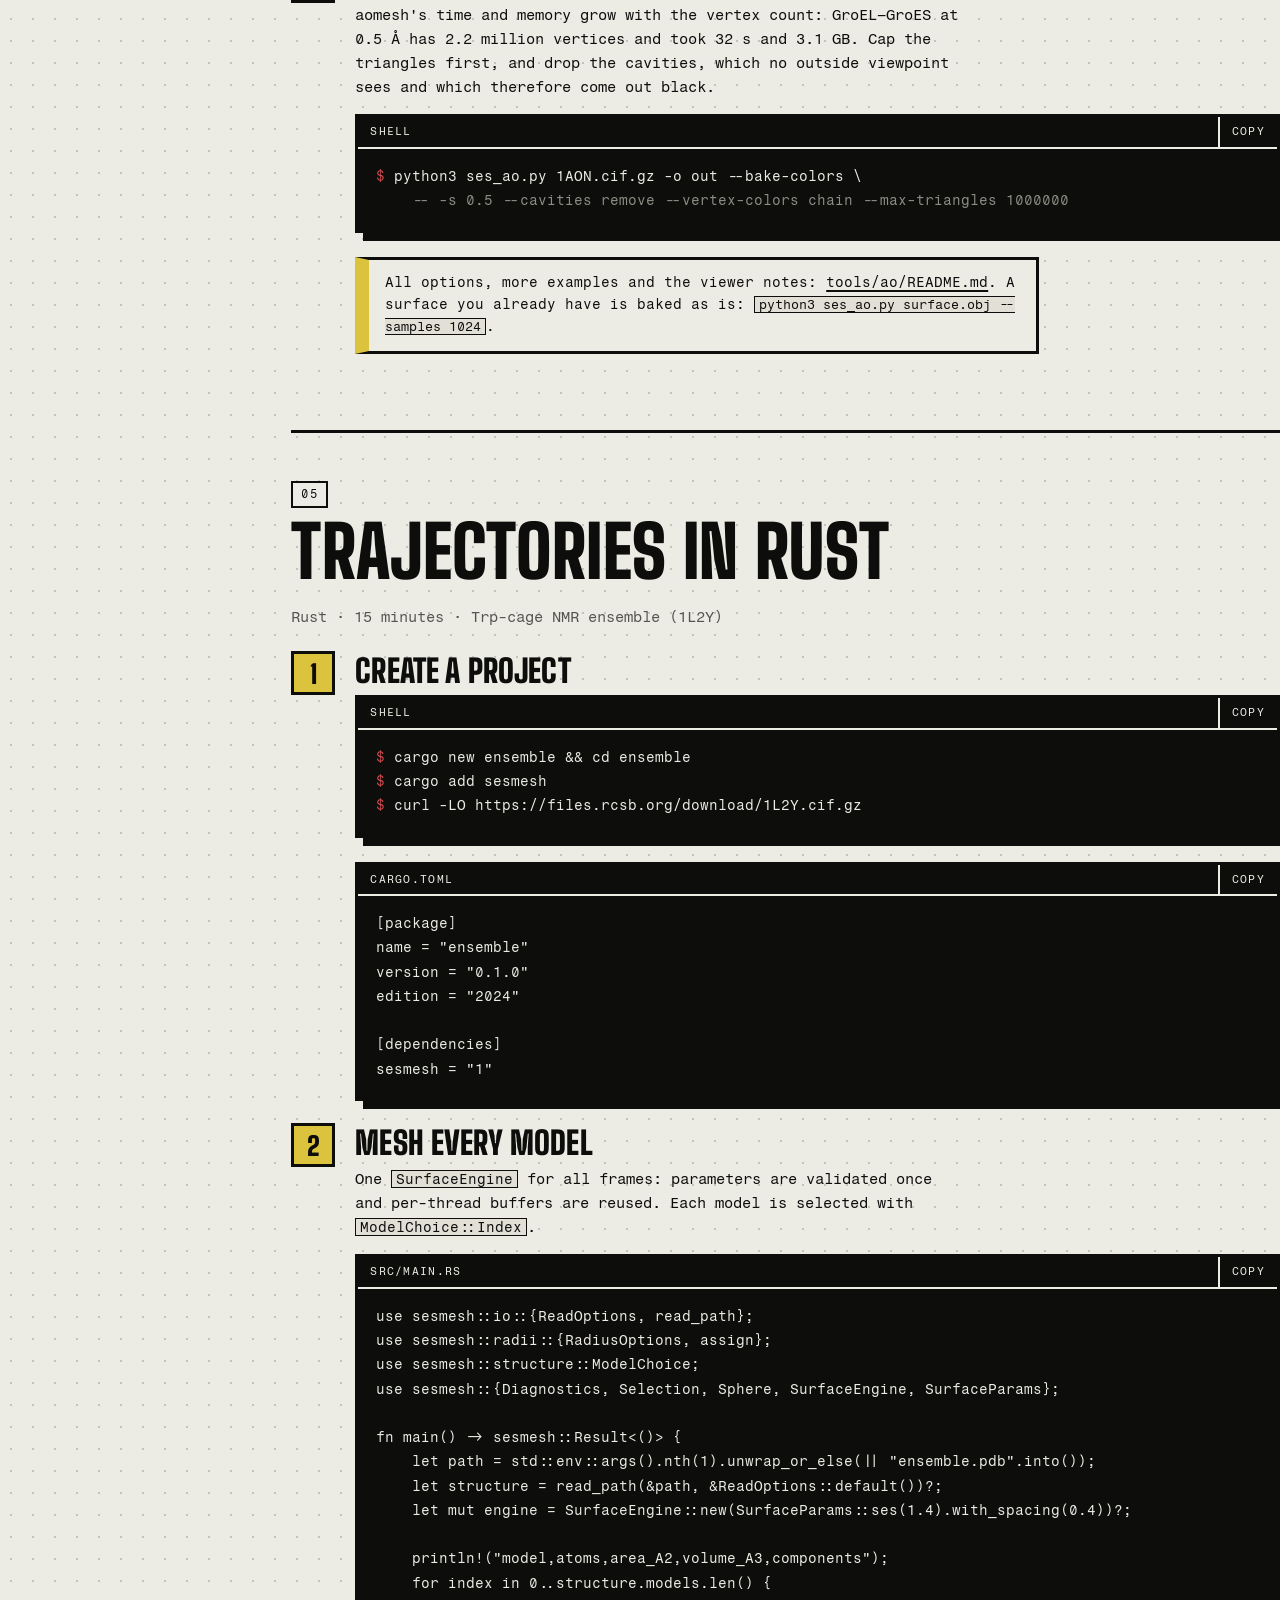
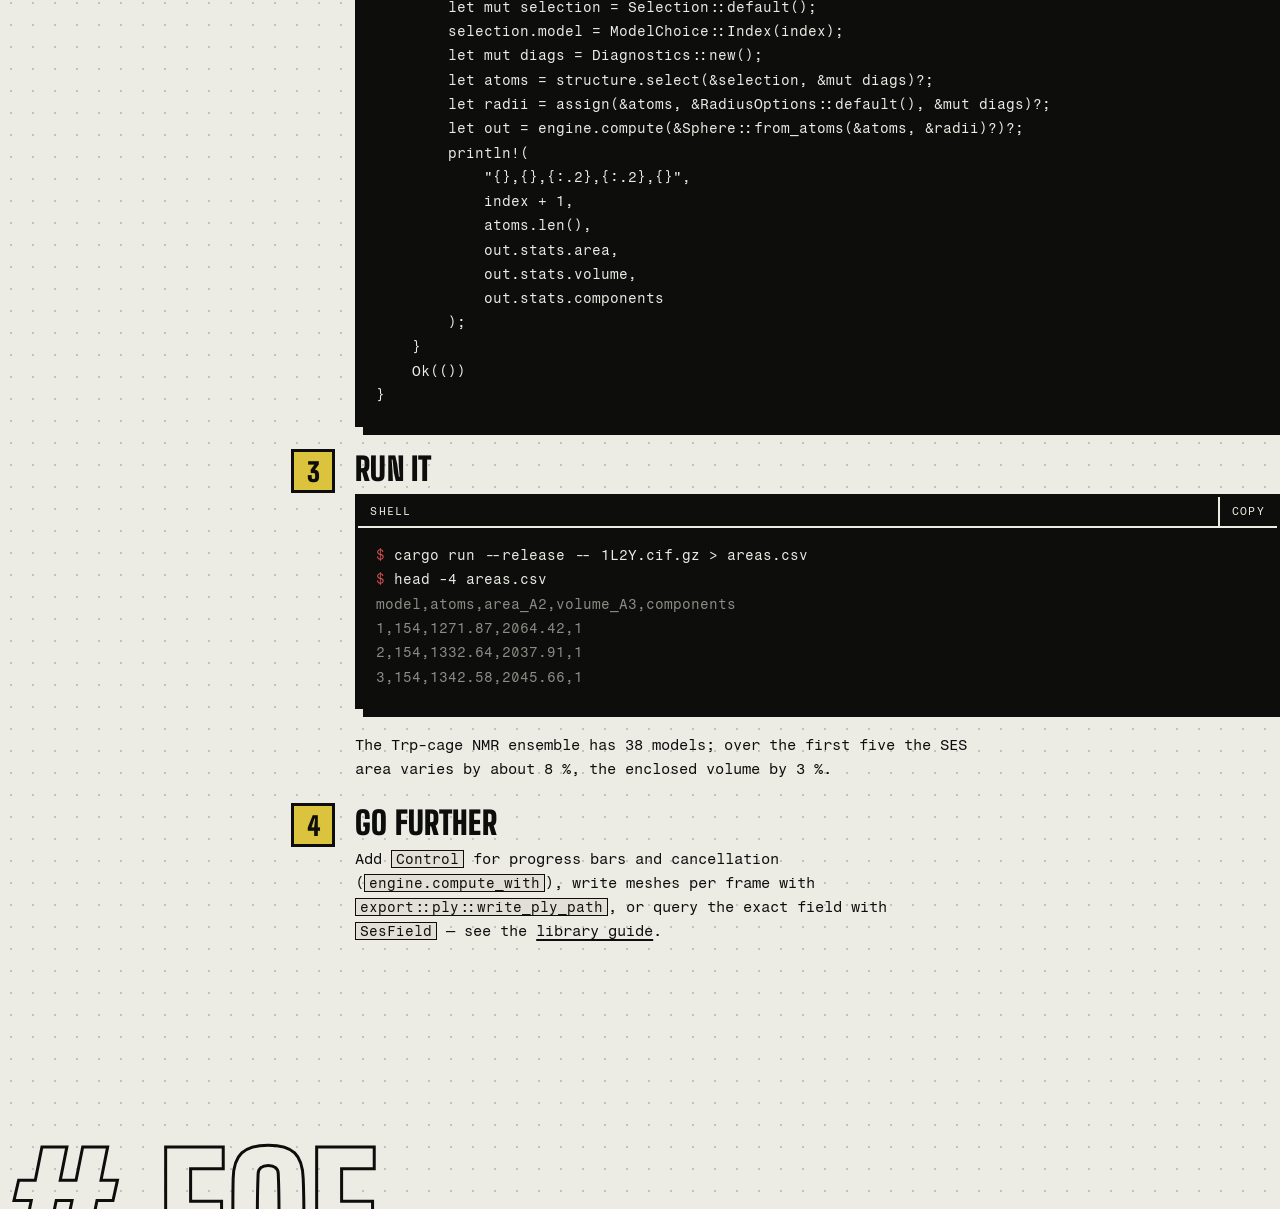
<file: site/tutorials.html>
<!doctype html>
<!-- sesmesh — Solvent Excluded Surface meshes for molecules
     Copyright (c) 2026 Ugo Varetto
     SPDX-License-Identifier: MIT OR Apache-2.0 -->

<html lang="en">
<head>
<meta charset="utf-8">
<meta name="viewport" content="width=device-width, initial-scale=1">
<meta name="author" content="Ugo Varetto">
<title>Tutorials — sesmesh</title>
<meta name="description" content="sesmesh tutorials: from a PDB ID to a rendered surface, cavities and per-atom areas, a 545 040-atom virus capsid on a laptop, ambient occlusion with aomesh, and trajectories with the Rust library.">
<link rel="canonical" href="https://uvar-apps.github.io/sesmesh/tutorials.html">
<meta property="og:site_name" content="sesmesh">
<meta property="og:title" content="Tutorials — sesmesh">
<meta property="og:description" content="sesmesh tutorials: from a PDB ID to a rendered surface, cavities and per-atom areas, a 545 040-atom virus capsid on a laptop, ambient occlusion with aomesh, and trajectories with the Rust library.">
<meta property="og:type" content="website">
<meta property="og:image" content="https://uvar-apps.github.io/sesmesh/img/og.png">
<meta property="og:url" content="https://uvar-apps.github.io/sesmesh/tutorials.html">
<meta name="twitter:card" content="summary_large_image">
<link rel="icon" href="assets/favicon.svg" type="image/svg+xml">
<link rel="preconnect" href="https://fonts.googleapis.com">
<link rel="preconnect" href="https://fonts.gstatic.com" crossorigin>
<link rel="stylesheet" href="https://fonts.googleapis.com/css2?family=Big+Shoulders+Display:wght@800;900&amp;family=Fragment+Mono:ital@0;1&amp;display=swap">
<link rel="stylesheet" href="assets/site.css">
<script src="assets/site.js"></script>
</head>
<body>

<header class="top">
  <a class="brand" href="./">sesmesh <small>1.3.2</small></a>
  <ul class="nav">
    <li><a href="./">Home</a></li>
    <li><a href="cli.html">CLI</a></li>
    <li><a href="library.html">Library</a></li>
    <li><a href="tutorials.html" aria-current="page">Tutorials</a></li>
    <li><a href="gallery.html">Gallery</a></li>
    <li class="push"><a href="https://docs.rs/sesmesh">API docs ↗</a></li>
    <li><a href="https://github.com/uvar-apps/sesmesh">GitHub ↗</a></li>
  </ul>
  <button class="theme-toggle" type="button" aria-label="Switch colour theme">Dark</button>
</header>
<div class="cpk" aria-hidden="true"></div>
<main>
<section>
  <div class="wrap pagehead">
    <span class="label inv">Learn · five walkthroughs</span>
    <h1>Tuto<span class="knock">rials</span></h1>
    <p class="lede">Five short, complete walkthroughs with real inputs from the PDB and the output they produce. Commands assume <code>sesmesh</code> 1.1 on your <code>PATH</code> (<code>cargo install sesmesh-cli</code>), plus <code>curl</code> and <code>jq</code>.</p>
  </div>
</section>

<div class="wrap doc">
  <nav class="toc" aria-label="On this page">
    <b>On this page</b>
    <ol>
      <li><a href="#picture">PDB ID → picture</a></li>
      <li><a href="#cavities">Cavities &amp; areas</a></li>
      <li><a href="#capsid">A virus on a laptop</a></li>
      <li><a href="#ao">Ambient occlusion</a></li>
      <li><a href="#rust">Trajectories in Rust</a></li>
    </ol>
  </nav>
  <div class="doc-body">

    <section id="picture">
      <span class="label">01</span>
      <h2>PDB ID → picture</h2>
<p class="mute">CLI · 10 minutes · haemoglobin (4HHB)</p><ol class="steps"><li><h3>Download a structure</h3><p>Any entry from the PDB works; mmCIF is the archive's native format. sesmesh reads it gzipped.</p><div class="code"><div class="code-head"><span>Shell</span><button type="button">Copy</button></div>
<pre><code><span class="p">$ </span>curl -LO https://files.rcsb.org/download/4HHB.cif.gz</code></pre></div></li><li><h3>Look before you mesh</h3><p><code>info</code> shows models, chains, composition and whether the radius set covers every atom.</p><div class="code"><div class="code-head"><span>Shell</span><button type="button">Copy</button></div>
<pre><code><span class="p">$ </span>sesmesh info 4HHB.cif.gz
<span class="c">chains: 4 (A:1168 B:1224 C:1171 D:1216)</span>
<span class="c">elements: C:2954 O:1027 N:780 S:12 Fe:4 P:2</span>
<span class="c">hetero atoms: 395  hydrogens: 0  water atoms: 221  alt-loc atoms: 0</span>
<span class="c">selected: 4558 atoms</span>
<span class="c">radii (bondi): 4554 of 4558 atoms covered, 4 fallback (1.80 Å)</span></code></pre></div></li><li><h3>Mesh it</h3><p>A fine grid for detail, internal cavities removed, colours by chain, then decimated to 30 % of the triangles — the kept vertices are still exactly on the surface.</p><div class="code"><div class="code-head"><span>Shell</span><button type="button">Copy</button></div>
<pre><code><span class="p">$ </span>sesmesh 4HHB.cif.gz -q high --cavities remove \
<span class="c">    --vertex-colors chain --decimate 0.3 -o 4hhb.ply</span></code></pre></div></li><li><h3>Open it</h3><p>Binary PLY keeps positions, normals and colours compactly. <b>Blender</b>: File ▸ Import ▸ Stanford PLY, then in the material feed a <i>Color Attribute</i> node into Base Color. <b>MeshLab</b> and <b>ParaView</b> open it directly. For tools that prefer OBJ, write <code>-o 4hhb.obj</code> (colours as <code>v x y z r g b</code>).</p></li><li><h3>Try other colourings</h3><div class="code"><div class="code-head"><span>Shell</span><button type="button">Copy</button></div>
<pre><code><span class="c"># chemistry: the nearest atom's element (bundled palette, or --palette file.json)</span>
<span class="p">$ </span>sesmesh 4HHB.cif.gz -q high --vertex-colors element -o 4hhb-el.ply
<span class="c"># geometry: convex (contact), saddle (toroidal) and concave (re-entrant) patches</span>
<span class="p">$ </span>sesmesh 4HHB.cif.gz -q high --vertex-colors patch -o 4hhb-patch.ply</code></pre></div></li></ol>
    </section>

    <section id="cavities">
      <span class="label">02</span>
      <h2>Cavities &amp; areas</h2>
<p class="mute">CLI + jq + Python · 15 minutes · GroEL–GroES (1AON), haemoglobin (4HHB)</p><ol class="steps"><li><h3>Keep only the cavities</h3><p>The exact SES contains closed internal cavities with negative signed volume. Keep just them, drop the tiny ones, and record the numbers.</p><div class="code"><div class="code-head"><span>Shell</span><button type="button">Copy</button></div>
<pre><code><span class="p">$ </span>sesmesh 1AON.cif.gz -q high --cavities only --min-cavity-volume 5 \
<span class="c">    --group-components --stats cavities.json -o cavities.obj</span>
<span class="p">$ </span>jq '[.components[] | select(.cavity)] | length' cavities.json
<span class="c">285</span>
<span class="p">$ </span>jq -c '.components[] | select(.cavity) | {index, volume, area}' cavities.json | head -3
<span class="c">{"index":0,"volume":-13.174403395890868,"area":27.0622199529793}</span>
<span class="c">{"index":1,"volume":-11.614457386530887,"area":24.868030910443903}</span>
<span class="c">{"index":2,"volume":-86.08582206107998,"area":128.0659578151871}</span></code></pre></div></li><li><h3>Per-atom surface area</h3><p><code>--atom-areas</code> writes the SES area of every selected atom: index, serial, chain, residue, atom name, element, radius, area.</p><div class="code"><div class="code-head"><span>Shell</span><button type="button">Copy</button></div>
<pre><code><span class="p">$ </span>sesmesh 4HHB.cif.gz -q high --atom-areas areas.csv -o /dev/null
<span class="p">$ </span>head -3 areas.csv
<span class="c">atom,serial,chain,res_name,res_seq,ins_code,atom_name,element,radius,area</span>
<span class="c">0,1,A,VAL,1,,N,N,1.550,16.8767</span></code></pre></div><p>Save as <code>residues.py</code> and sum per residue with nothing but the standard library:</p><div class="code"><div class="code-head"><span>Python</span><button type="button">Copy</button></div>
<pre><code>import csv
from collections import defaultdict

area = defaultdict(float)
with open("areas.csv") as f:
    for row in csv.DictReader(f):
        area[(row["chain"], row["res_name"], int(row["res_seq"]))] += float(row["area"])

for (chain, name, seq), a in sorted(area.items(), key=lambda kv: -kv[1])[:10]:
    print(f"{chain} {name}{seq}: {a:.1f} Å²")</code></pre></div><div class="code"><div class="code-head"><span>Shell</span><button type="button">Copy</button></div>
<pre><code><span class="p">$ </span>python3 residues.py
<span class="c">C HEM142: 217.9 Å²</span>
<span class="c">D HEM148: 214.8 Å²</span>
<span class="c">B HEM148: 211.8 Å²</span>
<span class="c">...</span></code></pre></div></li><li><h3>Buried interface area</h3><p>The surface two chains lose when they meet: mesh each chain alone and together, then subtract.</p><div class="code"><div class="code-head"><span>Shell</span><button type="button">Copy</button></div>
<pre><code><span class="p">$ </span>for c in A B A,B; do
<span class="c">  sesmesh 4HHB.cif.gz -q high --chains $c --no-hetatm --cavities remove \</span>
<span class="c">    --stats - -o /dev/null --quiet | jq .mesh.area</span>
<span class="c">done</span>
<span class="c">7197.0    # A</span>
<span class="c">7493.8    # B</span>
<span class="c">13651.5   # A,B   → buried: 7197.0 + 7493.8 − 13651.5 = 1039.3 Å²</span></code></pre></div></li></ol>
    </section>

    <section id="capsid">
      <span class="label">03</span>
      <h2>A virus on a laptop</h2>
<p class="mute">CLI · 10 minutes · dengue virus capsid (1K4R, assembly 1)</p><ol class="steps"><li><h3>Find the assembly</h3><p>Deposited coordinates are often one asymmetric unit. The biological assembly is built from the file's operators.</p><div class="code"><div class="code-head"><span>Shell</span><button type="button">Copy</button></div>
<pre><code><span class="p">$ </span>curl -LO https://files.rcsb.org/download/1K4R.cif.gz
<span class="p">$ </span>sesmesh info 1K4R.cif.gz
<span class="c">chains: 3 (A:3028 B:3028 C:3028)</span>
<span class="c">assemblies: 1 (60 copies), 2 (1 copy), 3 (5 copies), 4 (6 copies), 5 (1 copy)</span></code></pre></div></li><li><h3>Mesh 545 040 atoms</h3><p>The full dengue virus capsid at 1 Å: about 10 s and 9.9 million triangles on a 10-core laptop (about 6 s on an AMD Zen 5 16-core system), in under 2 GB of memory.</p><div class="code"><div class="code-head"><span>Shell</span><button type="button">Copy</button></div>
<pre><code><span class="p">$ </span>sesmesh 1K4R.cif.gz --assembly 1 -q draft --progress --timings -o capsid.ply
<span class="c">sesmesh: 4937664 vertices, 9883296 triangles, 1123 component(s) (1098 cavities), ...</span></code></pre></div></li><li><h3>Make it viewer-friendly</h3><p>Cap the triangle count and colour by chain; decimation keeps the surface exact where it keeps vertices.</p><div class="code"><div class="code-head"><span>Shell</span><button type="button">Copy</button></div>
<pre><code><span class="p">$ </span>sesmesh 1K4R.cif.gz --assembly 1 -q draft --max-triangles 1500000 \
<span class="c">    --vertex-colors chain -o capsid-1.5M.ply</span></code></pre></div></li><li><h3>Set a memory budget</h3><p>Before any mesh exists, sesmesh estimates the peak memory of the whole run. With <code>--max-memory</code> alone, inputs whose estimate exceeds the limit stop with exit code 4. Add <code>--auto-coarsen</code> to grow the spacing until the estimate fits; the spacing used and the estimate are printed, and the statistics JSON records them (<code>engine.estimated_memory</code>, <code>engine.estimated_triangles</code>).</p><div class="code"><div class="code-head"><span>Shell</span><button type="button">Copy</button></div>
<pre><code><span class="p">$ </span>sesmesh 1K4R.cif.gz --assembly 1 -q high --max-memory 1G --auto-coarsen \
<span class="c">    --max-triangles 1500000 -o capsid.ply</span>
<span class="c">sesmesh: ... 545040 atoms (model 1), ses surface, probe 1.40 Å, grid 2.402 Å</span>
<span class="c">sesmesh: estimated peak memory 1008.2 MiB (limit 1024.0 MiB, about 1837964 triangles before decimation)</span>
<span class="c">sesmesh: 745560 vertices, 1500000 triangles, 979 component(s) (810 cavities), ...</span></code></pre></div><div class="note">The estimate is deliberately conservative: this run peaked at about 0.65 GB against an estimate of 1008 MiB. The grid chosen and the estimate are the same on every run and for any thread count.</div></li><li><h3>Stop any time</h3><p>Ctrl-C cancels within about 100 ms and exits with code 130.</p></li></ol>
    </section>

    <section id="ao">
      <span class="label">04</span>
      <h2>Ambient occlusion</h2>
<p class="mute">CLI + Python · 10 minutes · haemoglobin (4HHB)</p><ol class="steps"><li><h3>Get aomesh and the script</h3><p>Ambient occlusion darkens what little light reaches: pockets, clefts, the seams between chains. sesmesh does not compute it; <a href="https://github.com/uvar-apps/aomesh">aomesh</a>, a separate program, bakes it into any OBJ afterwards, and <code>ses_ao.py</code> (Python standard library only) runs the two in a row.</p><div class="code"><div class="code-head"><span>Shell</span><button type="button">Copy</button></div>
<pre><code><span class="p">$ </span>cargo install aomesh-cli          <span class="c"># 0.4.0 or later</span>
<span class="p">$ </span>curl -LO https://raw.githubusercontent.com/uvar-apps/sesmesh/main/tools/ao/ses_ao.py</code></pre></div></li><li><h3>Mesh and bake</h3><p>Options after <code>--</code> go to sesmesh unchanged. <code>--bake-colors</code> also writes a PLY whose vertex colours are the chain colours times the AO.</p><div class="code"><div class="code-head"><span>Shell</span><button type="button">Copy</button></div>
<pre><code><span class="p">$ </span>python3 ses_ao.py 4HHB.cif.gz -o out --bake-colors \
<span class="c">    -- -q high --vertex-colors chain --decimate 0.5</span>
<span class="c">sesmesh: 320764 vertices, 641472 triangles, 33 component(s) (31 cavities), ...</span>
<span class="c">visibility  min 0.000  mean 0.445  max 1.000</span>
<span class="c">ses_ao: 4HHB.cif.gz: wrote 4HHB_ao.obj, 4HHB_ao.mtl, 4HHB_ao.png, 4HHB_ao.ply in out</span>
<span class="c">        (sesmesh 1.19 s, aomesh 3.34 s, colours 1.42 s)</span></code></pre></div></li><li><h3>What is in the files</h3><p><code>4HHB_ao.obj</code> is the sesmesh surface unchanged (colours, normals, header) plus one texture coordinate per vertex, its AO value; <code>4HHB_ao.mtl</code> names <code>4HHB_ao.png</code>, a 256 × 1 grey ramp from black (occluded) to white (open), as the diffuse map. Any renderer that draws textured OBJ shows the occlusion with no special support. The value is the cosine-weighted share of 256 viewpoints around the molecule that see the vertex: <code>ao = (256·u − 0.5)/255</code> from the coordinate <code>u</code>.</p><div class="gallery"><figure class="fig w6">
      <div class="frame"><img src="img/gallery/4hhb-chain.webp" width="1600" height="1200" loading="lazy" alt="Haemoglobin coloured by chain, no ambient occlusion">
        <div class="slot">MISSING IMAGE<br>img/gallery/4hhb-chain.webp</div></div>
      <figcaption><b>Colours</b>The surface as sesmesh writes it.</figcaption>
    </figure><figure class="fig w6">
      <div class="frame"><img src="img/gallery/4hhb-chain-ao.webp" width="1600" height="1200" loading="lazy" alt="Haemoglobin coloured by chain, with ambient occlusion">
        <div class="slot">MISSING IMAGE<br>img/gallery/4hhb-chain-ao.webp</div></div>
      <figcaption><b>Colours × AO</b>The baked PLY: chain colours times the AO, same mesh and light.</figcaption>
    </figure></div></li><li><h3>Open it</h3><p><b>three.js</b>: <code>MTLLoader</code> and <code>OBJLoader</code> load the texture; turn on vertex colours to multiply the chain colours by the AO.</p><div class="code"><div class="code-head"><span>JavaScript</span><button type="button">Copy</button></div>
<pre><code>import { OBJLoader } from "three/addons/loaders/OBJLoader.js";
import { MTLLoader } from "three/addons/loaders/MTLLoader.js";

const materials = await new MTLLoader().loadAsync("out/4HHB_ao.mtl");
materials.preload();
const surface = await new OBJLoader().setMaterials(materials).loadAsync("out/4HHB_ao.obj");
surface.traverse((o) =&gt; { if (o.isMesh) o.material.vertexColors = true; });
scene.add(surface);</code></pre></div><p><b>Blender</b>: File ▸ Import ▸ Wavefront (.obj) wires the ramp into Base Color; for colours × AO put a <i>Mix</i> node set to Multiply between the <i>Color Attribute</i> and the image texture, or import <code>4HHB_ao.ply</code> and feed its <i>Color Attribute</i> to Base Color. <b>MeshLab</b> and <b>ParaView</b>: open the PLY.</p></li><li><h3>Scale it up</h3><p>aomesh's time and memory grow with the vertex count: GroEL–GroES at 0.5 Å has 2.2 million vertices and took 32 s and 3.1 GB. Cap the triangles first, and drop the cavities, which no outside viewpoint sees and which therefore come out black.</p><div class="code"><div class="code-head"><span>Shell</span><button type="button">Copy</button></div>
<pre><code><span class="p">$ </span>python3 ses_ao.py 1AON.cif.gz -o out --bake-colors \
<span class="c">    -- -s 0.5 --cavities remove --vertex-colors chain --max-triangles 1000000</span></code></pre></div><div class="note">All options, more examples and the viewer notes: <a href="https://github.com/uvar-apps/sesmesh/blob/main/tools/ao/README.md">tools/ao/README.md</a>. A surface you already have is baked as is: <code>python3 ses_ao.py surface.obj --samples 1024</code>.</div></li></ol>
    </section>

    <section id="rust">
      <span class="label">05</span>
      <h2>Trajectories in Rust</h2>
<p class="mute">Rust · 15 minutes · Trp-cage NMR ensemble (1L2Y)</p><ol class="steps"><li><h3>Create a project</h3><div class="code"><div class="code-head"><span>Shell</span><button type="button">Copy</button></div>
<pre><code><span class="p">$ </span>cargo new ensemble &amp;&amp; cd ensemble
<span class="p">$ </span>cargo add sesmesh
<span class="p">$ </span>curl -LO https://files.rcsb.org/download/1L2Y.cif.gz</code></pre></div><div class="code"><div class="code-head"><span>Cargo.toml</span><button type="button">Copy</button></div>
<pre><code>[package]
name = "ensemble"
version = "0.1.0"
edition = "2024"

[dependencies]
sesmesh = "1"</code></pre></div></li><li><h3>Mesh every model</h3><p>One <code>SurfaceEngine</code> for all frames: parameters are validated once and per-thread buffers are reused. Each model is selected with <code>ModelChoice::Index</code>.</p><div class="code"><div class="code-head"><span>src/main.rs</span><button type="button">Copy</button></div>
<pre><code>use sesmesh::io::{ReadOptions, read_path};
use sesmesh::radii::{RadiusOptions, assign};
use sesmesh::structure::ModelChoice;
use sesmesh::{Diagnostics, Selection, Sphere, SurfaceEngine, SurfaceParams};

fn main() -&gt; sesmesh::Result&lt;()&gt; {
    let path = std::env::args().nth(1).unwrap_or_else(|| "ensemble.pdb".into());
    let structure = read_path(&amp;path, &amp;ReadOptions::default())?;
    let mut engine = SurfaceEngine::new(SurfaceParams::ses(1.4).with_spacing(0.4))?;

    println!("model,atoms,area_A2,volume_A3,components");
    for index in 0..structure.models.len() {
        let mut selection = Selection::default();
        selection.model = ModelChoice::Index(index);
        let mut diags = Diagnostics::new();
        let atoms = structure.select(&amp;selection, &amp;mut diags)?;
        let radii = assign(&amp;atoms, &amp;RadiusOptions::default(), &amp;mut diags)?;
        let out = engine.compute(&amp;Sphere::from_atoms(&amp;atoms, &amp;radii)?)?;
        println!(
            "{},{},{:.2},{:.2},{}",
            index + 1,
            atoms.len(),
            out.stats.area,
            out.stats.volume,
            out.stats.components
        );
    }
    Ok(())
}</code></pre></div></li><li><h3>Run it</h3><div class="code"><div class="code-head"><span>Shell</span><button type="button">Copy</button></div>
<pre><code><span class="p">$ </span>cargo run --release -- 1L2Y.cif.gz &gt; areas.csv
<span class="p">$ </span>head -4 areas.csv
<span class="c">model,atoms,area_A2,volume_A3,components</span>
<span class="c">1,154,1271.87,2064.42,1</span>
<span class="c">2,154,1332.64,2037.91,1</span>
<span class="c">3,154,1342.58,2045.66,1</span></code></pre></div><p>The Trp-cage NMR ensemble has 38 models; over the first five the SES area varies by about 8 %, the enclosed volume by 3 %.</p></li><li><h3>Go further</h3><p>Add <code>Control</code> for progress bars and cancellation (<code>engine.compute_with</code>), write meshes per frame with <code>export::ply::write_ply_path</code>, or query the exact field with <code>SesField</code> — see the <a href="library.html">library guide</a>.</p></li></ol>
    </section>

  </div>
</div>
</main>
<footer class="wrap foot">
  <p class="eof" aria-hidden="true"># EOF</p>
  <div class="foot-grid">
    <div><b>Guides</b><ul><li><a href="cli.html">CLI guide</a></li><li><a href="library.html">Library guide</a></li><li><a href="tutorials.html">Tutorials</a></li></ul></div>
    <div><b>Reference</b><ul><li><a href="https://docs.rs/sesmesh">API reference</a></li><li><a href="https://github.com/uvar-apps/sesmesh/blob/main/docs/cli.md">CLI manual</a></li><li><a href="https://github.com/uvar-apps/sesmesh/blob/main/docs/04-output-formats.md">Output formats</a></li></ul></div>
    <div><b>Project</b><ul><li><a href="https://github.com/uvar-apps/sesmesh">GitHub</a></li><li><a href="https://github.com/uvar-apps/sesmesh/releases">Releases</a></li><li><a href="https://crates.io/crates/sesmesh">crates.io</a></li></ul></div>
    <div><b>Licence</b><ul><li>MIT OR Apache-2.0</li><li>Copyright (c) 2026 Ugo Varetto</li></ul></div>
  </div>
</footer>
</body>
</html>
</file>
<file: site/assets/site.css>
/* sesmesh — Solvent Excluded Surface meshes for molecules
   Copyright (c) 2026 Ugo Varetto
   SPDX-License-Identifier: MIT OR Apache-2.0 */

/* sesmesh — site stylesheet. Brutalist lab manual: paper, ink, the
   sampling lattice, and the element palette of crates/sesmesh/data. */

:root {
  --paper: #ecebe4;
  --paper-2: #e2e0d6;
  --ink: #0d0d0c;
  --mute: #55554f;
  --dot: rgba(13, 13, 12, 0.18);
  --code-bg: #0d0d0c;
  --code-ink: #ecebe4;
  --code-mute: #8d8d85;
  /* Element palette (atom-colors.json): C, N, O, S, P, Fe. */
  --el-c: #535b64;
  --el-n: #407bd2;
  --el-o: #df5153;
  --el-s: #dcc33d;
  --el-p: #ba72ca;
  --el-fe: #e06633;
  --mark: var(--el-s);
  --hot: var(--el-o);
  --rule: 3px;
  --shadow: 8px 8px 0 var(--ink);
  --display: "Big Shoulders Display", "Oswald", "Arial Narrow", sans-serif;
  --mono: "Fragment Mono", ui-monospace, "SF Mono", Menlo, Consolas, monospace;
  --gutter: clamp(16px, 3vw, 40px);
  color-scheme: light;
}

@media (prefers-color-scheme: dark) {
  :root:not([data-theme="light"]) {
    --paper: #11110f;
    --paper-2: #1a1a17;
    --ink: #ecebe4;
    --mute: #a3a39a;
    --dot: rgba(236, 235, 228, 0.14);
    --code-bg: #000000;
    --code-ink: #ecebe4;
    --code-mute: #8d8d85;
    color-scheme: dark;
  }
}

:root[data-theme="dark"] {
  --paper: #11110f;
  --paper-2: #1a1a17;
  --ink: #ecebe4;
  --mute: #a3a39a;
  --dot: rgba(236, 235, 228, 0.14);
  --code-bg: #000000;
  --code-ink: #ecebe4;
  --code-mute: #8d8d85;
  color-scheme: dark;
}

*,
*::before,
*::after {
  box-sizing: border-box;
}

html {
  -webkit-text-size-adjust: 100%;
  scroll-padding-top: 80px;
}

body {
  margin: 0;
  background-color: var(--paper);
  /* The sparse sampling lattice. */
  background-image: radial-gradient(var(--dot) 1px, transparent 1.3px);
  background-size: 22px 22px;
  color: var(--ink);
  font-family: var(--mono);
  font-size: 15px;
  line-height: 1.6;
  overflow-x: hidden;
}

::selection {
  background: var(--mark);
  color: #0d0d0c;
}

a {
  color: inherit;
  text-decoration-thickness: 2px;
  text-underline-offset: 3px;
}

a:hover {
  background: var(--mark);
  color: #0d0d0c;
  text-decoration: none;
}

a:focus-visible,
button:focus-visible,
select:focus-visible {
  outline: 3px solid var(--hot);
  outline-offset: 2px;
}

img {
  max-width: 100%;
  display: block;
}

/* ---------- element strip ---------- */

.cpk {
  height: 12px;
  border-block: var(--rule) solid var(--ink);
  /* Crambin's heavy atoms: C 61.8 %, O 19.6 %, N 16.8 %, S 1.8 %. */
  background: linear-gradient(
    90deg,
    var(--el-c) 0 61.8%,
    var(--el-o) 61.8% 81.4%,
    var(--el-n) 81.4% 98.2%,
    var(--el-s) 98.2% 100%
  );
}

/* ---------- top bar ---------- */

.top {
  position: sticky;
  top: 0;
  z-index: 20;
  display: flex;
  align-items: stretch;
  border-bottom: var(--rule) solid var(--ink);
  background: var(--paper);
  min-height: 56px;
}

.brand {
  display: flex;
  align-items: center;
  gap: 10px;
  padding: 0 18px;
  background: var(--ink);
  color: var(--paper);
  font-family: var(--display);
  font-weight: 900;
  font-size: 28px;
  letter-spacing: 0.02em;
  text-transform: uppercase;
  text-decoration: none;
  white-space: nowrap;
}

.brand:hover {
  background: var(--hot);
  color: #0d0d0c;
}

.brand small {
  font-family: var(--mono);
  font-weight: 400;
  font-size: 11px;
  letter-spacing: 0;
  text-transform: none;
  opacity: 0.75;
}

.nav {
  display: flex;
  flex: 1;
  margin: 0;
  padding: 0;
  list-style: none;
  overflow-x: auto;
  scrollbar-width: none;
}

.nav::-webkit-scrollbar {
  display: none;
}

.nav li {
  display: flex;
  border-left: var(--rule) solid var(--ink);
}

.nav .push {
  margin-left: auto;
}

.nav a {
  display: flex;
  align-items: center;
  padding: 0 16px;
  font-size: 13px;
  letter-spacing: 0.06em;
  text-transform: uppercase;
  text-decoration: none;
  white-space: nowrap;
}

.nav a[aria-current="page"] {
  background: var(--ink);
  color: var(--paper);
}

.nav a[aria-current="page"]:hover {
  background: var(--mark);
  color: #0d0d0c;
}

.theme-toggle {
  border: 0;
  border-left: var(--rule) solid var(--ink);
  background: transparent;
  color: var(--ink);
  font: inherit;
  font-size: 13px;
  padding: 0 14px;
  cursor: pointer;
  text-transform: uppercase;
}

.theme-toggle:hover {
  background: var(--mark);
  color: #0d0d0c;
}

/* ---------- layout ---------- */

.wrap {
  max-width: 1320px;
  margin: 0 auto;
  padding: 0 var(--gutter);
}

section {
  border-bottom: var(--rule) solid var(--ink);
}

.sec {
  padding: clamp(40px, 7vw, 96px) 0;
}

.label {
  display: inline-block;
  font-size: 12px;
  letter-spacing: 0.12em;
  text-transform: uppercase;
  border: 2px solid var(--ink);
  padding: 2px 8px;
  background: var(--paper);
}

.label.inv {
  background: var(--ink);
  color: var(--paper);
}

h1,
h2,
h3 {
  font-family: var(--display);
  font-weight: 900;
  text-transform: uppercase;
  line-height: 0.88;
  letter-spacing: 0.005em;
  margin: 0;
}

h2 {
  font-size: clamp(48px, 8vw, 120px);
  margin: 18px 0 28px;
}

h3 {
  font-size: clamp(28px, 3.4vw, 44px);
  margin: 0 0 12px;
}

p {
  margin: 0 0 1em;
  max-width: 68ch;
}

.lede {
  font-size: clamp(16px, 1.5vw, 19px);
  max-width: 60ch;
}

mark {
  background: var(--mark);
  color: #0d0d0c;
  padding: 0 3px;
}

.mute {
  color: var(--mute);
}

/* ---------- page head (inner pages) ---------- */

.pagehead {
  padding: clamp(40px, 7vw, 88px) 0 clamp(28px, 4vw, 48px);
}

.pagehead h1 {
  font-size: clamp(72px, 15vw, 220px);
  margin: 16px 0 18px;
}

.pagehead h1 .knock {
  -webkit-text-stroke: 3px var(--ink);
  color: transparent;
}

/* ---------- hero ---------- */

.hero {
  display: grid;
  grid-template-columns: minmax(0, 1.05fr) minmax(0, 1fr);
  gap: 0;
  border-bottom: var(--rule) solid var(--ink);
}

.hero-text {
  padding: clamp(32px, 5vw, 72px) var(--gutter) clamp(32px, 5vw, 64px);
  border-right: var(--rule) solid var(--ink);
  display: flex;
  flex-direction: column;
  justify-content: space-between;
  gap: 32px;
}

.hero h1 {
  font-size: clamp(64px, 10.5vw, 168px);
}

.hero h1 > span {
  display: block;
  animation: rise 0.7s cubic-bezier(0.2, 0.9, 0.1, 1) both;
}

.hero h1 > span:nth-child(2) {
  animation-delay: 0.08s;
}

.hero h1 > span:nth-child(3) {
  animation-delay: 0.16s;
}

.hero h1 .knock {
  -webkit-text-stroke: 3px var(--ink);
  color: transparent;
}

.hero h1 .dot {
  color: var(--hot);
  -webkit-text-stroke: 0;
}

@keyframes rise {
  from {
    transform: translateY(40%);
    opacity: 0;
    clip-path: inset(0 0 100% 0);
  }
  to {
    transform: none;
    opacity: 1;
    clip-path: inset(0 0 0 0);
  }
}

.hero-meta {
  display: grid;
  gap: 18px;
}

/* Grid items default to min-width: auto, so a long code line would widen
   the whole track: let them shrink and scroll inside instead. */
.hero > *,
.hero-text > *,
.hero-meta > *,
.split > *,
.doc > *,
.steps > li {
  min-width: 0;
}

.btns {
  display: flex;
  flex-wrap: wrap;
  gap: 14px;
}

.btn {
  display: inline-flex;
  align-items: center;
  gap: 10px;
  border: var(--rule) solid var(--ink);
  background: var(--paper);
  color: var(--ink);
  box-shadow: 5px 5px 0 var(--ink);
  padding: 10px 18px;
  font-family: var(--mono);
  font-size: 14px;
  text-transform: uppercase;
  letter-spacing: 0.06em;
  text-decoration: none;
  cursor: pointer;
  transition: transform 0.08s, box-shadow 0.08s;
}

.btn:hover {
  background: var(--mark);
  color: #0d0d0c;
}

.btn:active {
  transform: translate(5px, 5px);
  box-shadow: 0 0 0 var(--ink);
}

.btn.primary {
  background: var(--ink);
  color: var(--paper);
}

.btn.primary:hover {
  background: var(--hot);
  color: #0d0d0c;
}

/* ---------- 3D viewer ---------- */

.viewer {
  position: relative;
  display: grid;
  grid-template-rows: auto minmax(0, 1fr) auto;
  min-height: 560px;
  background: var(--paper-2);
}

.viewer-bar {
  display: flex;
  flex-wrap: wrap;
  border-bottom: var(--rule) solid var(--ink);
  font-size: 12px;
  text-transform: uppercase;
  letter-spacing: 0.06em;
}

.viewer-bar > * {
  padding: 8px 12px;
  border-right: 2px solid var(--ink);
}

.viewer-bar .live::before {
  content: "";
  display: inline-block;
  width: 9px;
  height: 9px;
  margin-right: 8px;
  background: var(--hot);
  animation: blink 1.2s steps(2, jump-none) infinite;
}

@keyframes blink {
  50% {
    opacity: 0;
  }
}

.viewer-stage {
  position: relative;
  min-height: 380px;
  background-image: radial-gradient(var(--dot) 1px, transparent 1.3px);
  background-size: 22px 22px;
  cursor: grab;
  touch-action: none;
}

.viewer-stage:active {
  cursor: grabbing;
}

.viewer-stage canvas {
  position: absolute;
  inset: 0;
  width: 100%;
  height: 100%;
  display: block;
}

.viewer-msg {
  position: absolute;
  inset: 0;
  display: grid;
  place-items: center;
  padding: 24px;
  text-align: center;
  font-size: 13px;
  text-transform: uppercase;
  letter-spacing: 0.08em;
  pointer-events: none;
}

.viewer-axes {
  position: absolute;
  left: 12px;
  bottom: 10px;
  font-size: 11px;
  color: var(--mute);
  pointer-events: none;
}

.viewer-ctl {
  display: flex;
  flex-wrap: wrap;
  border-top: var(--rule) solid var(--ink);
}

.viewer-ctl button {
  border: 0;
  border-right: 2px solid var(--ink);
  background: transparent;
  color: var(--ink);
  font: inherit;
  font-size: 12px;
  letter-spacing: 0.06em;
  text-transform: uppercase;
  padding: 10px 14px;
  cursor: pointer;
}

.viewer-ctl button:hover {
  background: var(--mark);
  color: #0d0d0c;
}

.viewer-ctl button[aria-pressed="true"] {
  background: var(--ink);
  color: var(--paper);
}

.viewer-ctl .readout {
  margin-left: auto;
  padding: 10px 14px;
  font-size: 12px;
  color: var(--mute);
}

/* ---------- code ---------- */

.code {
  border: var(--rule) solid var(--ink);
  background: var(--code-bg);
  color: var(--code-ink);
  margin: 0 0 24px;
  box-shadow: var(--shadow);
  max-width: 100%;
}

.code-head {
  display: flex;
  justify-content: space-between;
  align-items: stretch;
  border-bottom: 2px solid var(--code-ink);
  font-size: 11px;
  letter-spacing: 0.12em;
  text-transform: uppercase;
}

.code-head span {
  padding: 6px 12px;
}

.code-head button {
  border: 0;
  border-left: 2px solid var(--code-ink);
  background: transparent;
  color: var(--code-ink);
  font: inherit;
  padding: 6px 12px;
  cursor: pointer;
  text-transform: uppercase;
  letter-spacing: 0.12em;
}

.code-head button:hover {
  background: var(--mark);
  color: #0d0d0c;
}

.code pre {
  margin: 0;
  padding: 16px 18px;
  overflow-x: auto;
  font-size: 13.5px;
  line-height: 1.65;
}

.code code {
  font-family: var(--mono);
}

.code .c {
  color: var(--code-mute);
}

.code .k {
  color: var(--el-s);
}

.code .s {
  color: #9fd38a;
}

.code .n {
  color: #8fb7f0;
}

.code .p {
  color: var(--el-o);
  user-select: none;
}

:not(pre) > code {
  font-family: var(--mono);
  font-size: 0.92em;
  background: var(--paper-2);
  border: 1.5px solid var(--ink);
  padding: 0 4px;
  overflow-wrap: anywhere;
}

/* ---------- grids and cells ---------- */

.stats {
  display: grid;
  grid-template-columns: repeat(4, minmax(0, 1fr));
  border-bottom: var(--rule) solid var(--ink);
}

.stat {
  padding: 26px var(--gutter) 22px;
  border-right: var(--rule) solid var(--ink);
}

.stat:last-child {
  border-right: 0;
}

.stat b {
  display: block;
  font-family: var(--display);
  font-weight: 900;
  font-size: clamp(44px, 6vw, 92px);
  line-height: 0.9;
  margin-bottom: 8px;
}

.stat b small {
  font-size: 0.42em;
  margin-left: 4px;
}

.stat span {
  font-size: 13px;
  color: var(--mute);
}

/* Grids: the container draws the top and left rules, every item its right
   and bottom rules, so any item count closes the grid. */
.cells,
.links,
.gallery {
  display: grid;
  border-top: var(--rule) solid var(--ink);
  border-left: var(--rule) solid var(--ink);
  background: var(--paper);
}

.cells > *,
.links > *,
.gallery > * {
  border-right: var(--rule) solid var(--ink);
  border-bottom: var(--rule) solid var(--ink);
}

.cells {
  grid-template-columns: repeat(3, minmax(0, 1fr));
}

.cell {
  padding: 26px 24px 24px;
  position: relative;
}

.cell .num {
  font-size: 12px;
  letter-spacing: 0.1em;
  color: var(--mute);
}

.cell h3 {
  margin-top: 10px;
}

.cell p {
  font-size: 14px;
  margin: 0;
}

.cell .swatch {
  position: absolute;
  top: 0;
  right: 0;
  width: 18px;
  height: 18px;
  border-left: var(--rule) solid var(--ink);
  border-bottom: var(--rule) solid var(--ink);
}

.split {
  display: grid;
  grid-template-columns: minmax(0, 1fr) minmax(0, 1fr);
  gap: clamp(24px, 4vw, 56px);
  align-items: start;
}

.split.wide-left {
  grid-template-columns: minmax(0, 1.3fr) minmax(0, 1fr);
}

/* ---------- tables ---------- */

.table-wrap {
  overflow-x: auto;
  border: var(--rule) solid var(--ink);
  margin: 0 0 24px;
  background: var(--paper);
}

table {
  border-collapse: collapse;
  width: 100%;
  font-size: 13.5px;
}

th,
td {
  text-align: left;
  vertical-align: top;
  padding: 9px 12px;
  border-bottom: 2px solid var(--ink);
}

tr:last-child td {
  border-bottom: 0;
}

th {
  background: var(--ink);
  color: var(--paper);
  font-weight: 400;
  text-transform: uppercase;
  letter-spacing: 0.08em;
  font-size: 12px;
}

td + td,
th + th {
  border-left: 2px solid var(--ink);
}

td code {
  white-space: nowrap;
}

/* ---------- side index (inner pages) ---------- */

.doc {
  display: grid;
  grid-template-columns: 240px minmax(0, 1fr);
  gap: clamp(24px, 4vw, 64px);
  padding: clamp(32px, 5vw, 64px) 0 clamp(48px, 7vw, 96px);
}

.toc {
  position: sticky;
  top: 84px;
  align-self: start;
  border: var(--rule) solid var(--ink);
  background: var(--paper);
  font-size: 13px;
}

.toc b {
  display: block;
  padding: 8px 12px;
  background: var(--ink);
  color: var(--paper);
  font-weight: 400;
  letter-spacing: 0.1em;
  text-transform: uppercase;
  font-size: 12px;
}

.toc ol {
  list-style: none;
  margin: 0;
  padding: 0;
  counter-reset: toc;
}

.toc li {
  border-top: 2px solid var(--ink);
  counter-increment: toc;
}

.toc a {
  display: block;
  padding: 7px 12px;
  text-decoration: none;
}

.toc a::before {
  content: counter(toc, decimal-leading-zero) " ";
  color: var(--mute);
}

.doc-body > section {
  border: 0;
  padding-bottom: 48px;
  margin-bottom: 48px;
  border-bottom: var(--rule) solid var(--ink);
}

.doc-body > section:last-child {
  border-bottom: 0;
  margin-bottom: 0;
}

.doc-body h2 {
  font-size: clamp(40px, 5.6vw, 76px);
  margin: 12px 0 22px;
}

.doc-body h3 {
  font-size: clamp(24px, 2.6vw, 32px);
  margin: 28px 0 10px;
}

.doc-body ul {
  padding-left: 1.2em;
  max-width: 70ch;
}

.doc-body li {
  margin-bottom: 0.35em;
}

.note {
  border: var(--rule) solid var(--ink);
  border-left-width: 14px;
  border-left-color: var(--mark);
  padding: 12px 16px;
  margin: 0 0 24px;
  background: var(--paper);
  max-width: 76ch;
  font-size: 14px;
}

.note.hot {
  border-left-color: var(--hot);
}

.steps {
  list-style: none;
  padding: 0;
  margin: 0 0 24px;
  counter-reset: step;
}

.steps > li {
  counter-increment: step;
  position: relative;
  padding-left: 64px;
  margin-bottom: 28px;
}

.steps > li::before {
  content: counter(step);
  position: absolute;
  left: 0;
  top: -6px;
  width: 44px;
  height: 44px;
  display: grid;
  place-items: center;
  border: var(--rule) solid var(--ink);
  background: var(--mark);
  color: #0d0d0c;
  font-family: var(--display);
  font-weight: 900;
  font-size: 26px;
}

/* ---------- link blocks ---------- */

.links {
  grid-template-columns: repeat(4, minmax(0, 1fr));
}

.links a {
  display: block;
  padding: 22px 20px 20px;
  text-decoration: none;
  min-height: 150px;
  position: relative;
  background: var(--paper);
}

.links a b {
  display: block;
  font-family: var(--display);
  font-weight: 900;
  font-size: clamp(30px, 3vw, 44px);
  text-transform: uppercase;
  line-height: 0.9;
  margin-bottom: 10px;
}

.links a span {
  font-size: 13px;
}

.links a::after {
  content: "↗";
  position: absolute;
  top: 12px;
  right: 14px;
  font-size: 22px;
}

.links a.int::after {
  content: "→";
}

/* ---------- gallery ---------- */

.gallery {
  grid-template-columns: repeat(12, minmax(0, 1fr));
}

.fig {
  margin: 0;
  grid-column: span 4;
  display: flex;
  flex-direction: column;
}

.fig.w6 {
  grid-column: span 6;
}

.fig.w8 {
  grid-column: span 8;
}

.fig.w12 {
  grid-column: span 12;
}

.fig .frame {
  position: relative;
  aspect-ratio: 4 / 3;
  background: var(--paper-2);
  border-bottom: var(--rule) solid var(--ink);
  overflow: hidden;
}

.fig.w8 .frame,
.fig.w12 .frame {
  aspect-ratio: 16 / 9;
}

.fig .frame img {
  width: 100%;
  height: 100%;
  object-fit: cover;
}

.fig .frame.missing img {
  display: none;
}

.fig .frame .slot {
  display: none;
}

.fig .frame.missing .slot {
  position: absolute;
  inset: 0;
  display: grid;
  place-items: center;
  padding: 16px;
  text-align: center;
  font-size: 12px;
  letter-spacing: 0.06em;
  background-image: repeating-linear-gradient(
    -45deg,
    transparent 0 14px,
    var(--dot) 14px 16px
  );
}

.fig figcaption {
  padding: 14px 16px 16px;
  font-size: 13px;
}

.fig figcaption b {
  display: block;
  font-family: var(--display);
  font-weight: 900;
  font-size: 26px;
  text-transform: uppercase;
  line-height: 1;
  margin-bottom: 6px;
}

.fig figcaption code {
  display: block;
  margin-top: 8px;
  white-space: pre-wrap;
  font-size: 12px;
}

/* ---------- pipeline ---------- */

.pipe {
  display: grid;
  grid-template-columns: repeat(6, minmax(0, 1fr));
  border-top: var(--rule) solid var(--ink);
  border-left: var(--rule) solid var(--ink);
  counter-reset: pipe;
}

.pipe li {
  list-style: none;
  counter-increment: pipe;
  border-right: var(--rule) solid var(--ink);
  border-bottom: var(--rule) solid var(--ink);
  padding: 16px 16px 18px;
  background: var(--paper);
  position: relative;
  font-size: 13px;
}

.pipe li::before {
  content: counter(pipe, decimal-leading-zero);
  display: block;
  font-size: 12px;
  color: var(--mute);
  margin-bottom: 6px;
}

.pipe li b {
  display: block;
  font-family: var(--display);
  font-weight: 900;
  font-size: 30px;
  text-transform: uppercase;
  line-height: 1;
  margin-bottom: 8px;
}

.pipe li:not(:last-child)::after {
  content: "→";
  position: absolute;
  right: -15px;
  top: 14px;
  z-index: 2;
  width: 26px;
  height: 26px;
  display: grid;
  place-items: center;
  background: var(--mark);
  color: #0d0d0c;
  border: 2px solid var(--ink);
  font-size: 14px;
}

.formula {
  font-family: var(--display);
  font-weight: 800;
  font-size: clamp(34px, 5vw, 64px);
  line-height: 1;
  letter-spacing: 0.01em;
  margin: 0 0 18px;
}

/* ---------- footer ---------- */

.foot {
  padding: 40px 0 56px;
}

.foot .eof {
  font-family: var(--display);
  font-weight: 900;
  font-size: clamp(60px, 13vw, 200px);
  line-height: 0.8;
  text-transform: uppercase;
  -webkit-text-stroke: 3px var(--ink);
  color: transparent;
  margin: 0 0 28px;
  user-select: none;
}

.foot-grid {
  display: grid;
  grid-template-columns: repeat(4, minmax(0, 1fr));
  gap: 24px;
  font-size: 13px;
}

.foot-grid b {
  display: block;
  text-transform: uppercase;
  letter-spacing: 0.1em;
  font-weight: 400;
  margin-bottom: 6px;
  color: var(--mute);
}

.foot-grid ul {
  list-style: none;
  margin: 0;
  padding: 0;
}

/* ---------- marquee ---------- */

.ticker {
  border-bottom: var(--rule) solid var(--ink);
  background: var(--ink);
  color: var(--paper);
  overflow: hidden;
  white-space: nowrap;
  font-size: 13px;
  letter-spacing: 0.08em;
  text-transform: uppercase;
}

.ticker div {
  display: inline-block;
  padding: 9px 0;
  animation: tick 60s linear infinite;
}

.ticker span {
  margin: 0 26px;
}

.ticker span::before {
  content: "■ ";
  color: var(--mark);
}

@keyframes tick {
  to {
    transform: translateX(-50%);
  }
}

/* ---------- responsive ---------- */

@media (max-width: 1080px) {
  .hero {
    grid-template-columns: minmax(0, 1fr);
  }

  .hero-text {
    border-right: 0;
    border-bottom: var(--rule) solid var(--ink);
  }

  .viewer {
    min-height: 520px;
  }

  .cells,
  .links {
    grid-template-columns: repeat(2, minmax(0, 1fr));
  }

  .doc {
    grid-template-columns: minmax(0, 1fr);
  }

  .toc {
    position: static;
  }

  .fig,
  .fig.w8 {
    grid-column: span 6;
  }
}

@media (max-width: 1080px) {
  .pipe {
    grid-template-columns: repeat(3, minmax(0, 1fr));
  }

  .pipe li:nth-child(3n)::after {
    display: none;
  }
}

@media (max-width: 720px) {
  .pipe {
    grid-template-columns: minmax(0, 1fr);
  }

  .pipe li:not(:last-child)::after {
    display: none;
  }

  body {
    font-size: 14px;
  }

  .top {
    flex-wrap: wrap;
  }

  .brand {
    font-size: 24px;
    padding: 10px 14px;
    flex: 1;
  }

  .nav {
    order: 3;
    flex-basis: 100%;
    border-top: var(--rule) solid var(--ink);
  }

  .nav li:first-child {
    border-left: 0;
  }

  .nav a {
    padding: 12px 14px;
  }

  .stats {
    grid-template-columns: repeat(2, minmax(0, 1fr));
  }

  .stat:nth-child(2n) {
    border-right: 0;
  }

  .stat:nth-child(-n + 2) {
    border-bottom: var(--rule) solid var(--ink);
  }

  .cells {
    grid-template-columns: minmax(0, 1fr);
  }

  .split,
  .split.wide-left {
    grid-template-columns: minmax(0, 1fr);
  }

  .links {
    grid-template-columns: minmax(0, 1fr);
  }

  .links a {
    min-height: 0;
  }

  .fig,
  .fig.w6,
  .fig.w8,
  .fig.w12 {
    grid-column: span 12;
  }

  .foot-grid {
    grid-template-columns: repeat(2, minmax(0, 1fr));
  }

  .viewer {
    min-height: 460px;
  }

  .viewer-ctl .readout {
    margin-left: 0;
    flex-basis: 100%;
    border-top: 2px solid var(--ink);
  }

  .steps > li {
    padding-left: 54px;
  }

  .code {
    box-shadow: 5px 5px 0 var(--ink);
  }
}

@media (prefers-reduced-motion: reduce) {
  *,
  *::before,
  *::after {
    animation: none !important;
    transition: none !important;
  }
}
</file>
